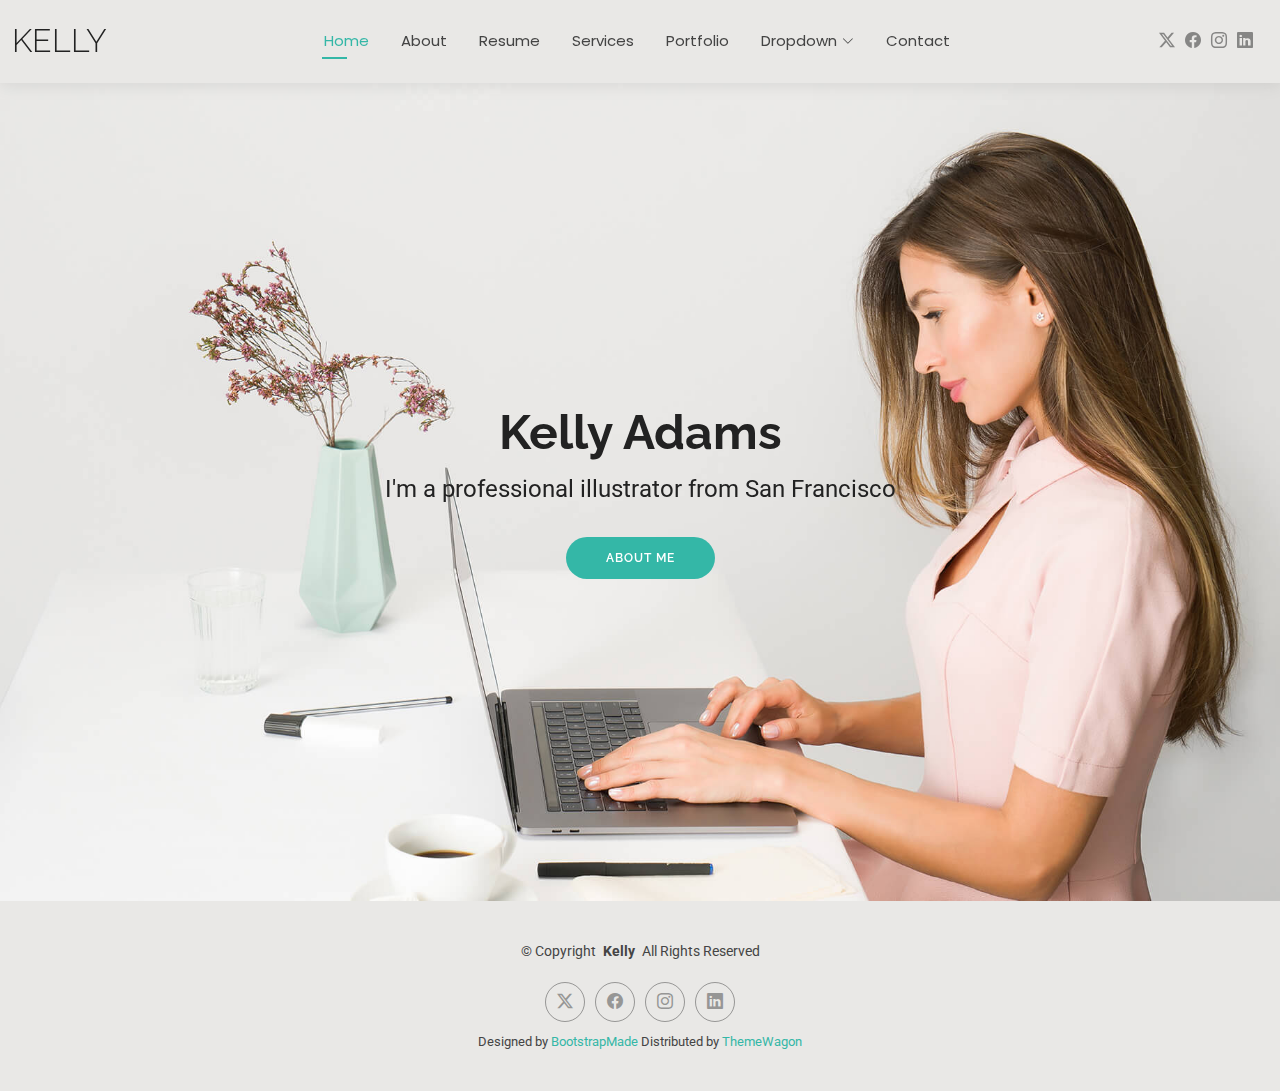
<file: index.html>
<!DOCTYPE html>
<html lang="en">

<head>
  <meta charset="utf-8">
  <meta content="width=device-width, initial-scale=1.0" name="viewport">
  <title>Index - Kelly Bootstrap Template</title>
  <meta name="description" content="">
  <meta name="keywords" content="">

  <!-- Favicons -->
  <link href="assets/img/favicon.png" rel="icon">
  <link href="assets/img/apple-touch-icon.png" rel="apple-touch-icon">

  <!-- Fonts -->
  <link href="https://fonts.googleapis.com" rel="preconnect">
  <link href="https://fonts.gstatic.com" rel="preconnect" crossorigin>
  <link href="https://fonts.googleapis.com/css2?family=Roboto:ital,wght@0,100;0,300;0,400;0,500;0,700;0,900;1,100;1,300;1,400;1,500;1,700;1,900&family=Poppins:ital,wght@0,100;0,200;0,300;0,400;0,500;0,600;0,700;0,800;0,900;1,100;1,200;1,300;1,400;1,500;1,600;1,700;1,800;1,900&family=Raleway:ital,wght@0,100;0,200;0,300;0,400;0,500;0,600;0,700;0,800;0,900;1,100;1,200;1,300;1,400;1,500;1,600;1,700;1,800;1,900&display=swap" rel="stylesheet">

  <!-- Vendor CSS Files -->
  <link href="assets/vendor/bootstrap/css/bootstrap.min.css" rel="stylesheet">
  <link href="assets/vendor/bootstrap-icons/bootstrap-icons.css" rel="stylesheet">
  <link href="assets/vendor/aos/aos.css" rel="stylesheet">
  <link href="assets/vendor/swiper/swiper-bundle.min.css" rel="stylesheet">
  <link href="assets/vendor/glightbox/css/glightbox.min.css" rel="stylesheet">

  <!-- Main CSS File -->
  <link href="assets/css/main.css" rel="stylesheet">

  <!-- =======================================================
  * Template Name: Kelly
  * Template URL: https://bootstrapmade.com/kelly-free-bootstrap-cv-resume-html-template/
  * Updated: Aug 07 2024 with Bootstrap v5.3.3
  * Author: BootstrapMade.com
  * License: https://bootstrapmade.com/license/
  ======================================================== -->
</head>

<body class="index-page">

  <header id="header" class="header d-flex align-items-center light-background sticky-top">
    <div class="container-fluid position-relative d-flex align-items-center justify-content-between">

      <a href="index.html" class="logo d-flex align-items-center me-auto me-xl-0">
        <!-- Uncomment the line below if you also wish to use an image logo -->
        <!-- <img src="assets/img/logo.png" alt=""> -->
        <h1 class="sitename">Kelly</h1>
      </a>

      <nav id="navmenu" class="navmenu">
        <ul>
          <li><a href="index.html" class="active">Home</a></li>
          <li><a href="about.html">About</a></li>
          <li><a href="resume.html">Resume</a></li>
          <li><a href="services.html">Services</a></li>
          <li><a href="portfolio.html">Portfolio</a></li>
          <li class="dropdown"><a href="#"><span>Dropdown</span> <i class="bi bi-chevron-down toggle-dropdown"></i></a>
            <ul>
              <li><a href="#">Dropdown 1</a></li>
              <li class="dropdown"><a href="#"><span>Deep Dropdown</span> <i class="bi bi-chevron-down toggle-dropdown"></i></a>
                <ul>
                  <li><a href="#">Deep Dropdown 1</a></li>
                  <li><a href="#">Deep Dropdown 2</a></li>
                  <li><a href="#">Deep Dropdown 3</a></li>
                  <li><a href="#">Deep Dropdown 4</a></li>
                  <li><a href="#">Deep Dropdown 5</a></li>
                </ul>
              </li>
              <li><a href="#">Dropdown 2</a></li>
              <li><a href="#">Dropdown 3</a></li>
              <li><a href="#">Dropdown 4</a></li>
            </ul>
          </li>
          <li><a href="contact.html">Contact</a></li>
        </ul>
        <i class="mobile-nav-toggle d-xl-none bi bi-list"></i>
      </nav>

      <div class="header-social-links">
        <a href="#" class="twitter"><i class="bi bi-twitter-x"></i></a>
        <a href="#" class="facebook"><i class="bi bi-facebook"></i></a>
        <a href="#" class="instagram"><i class="bi bi-instagram"></i></a>
        <a href="#" class="linkedin"><i class="bi bi-linkedin"></i></a>
      </div>

    </div>
  </header>

  <main class="main">

    <!-- Hero Section -->
    <section id="hero" class="hero section">

      <img src="assets/img/hero-bg.jpg" alt="" data-aos="fade-in">

      <div class="container text-center" data-aos="zoom-out" data-aos-delay="100">
        <div class="row justify-content-center">
          <div class="col-lg-8">
            <h2>Kelly Adams</h2>
            <p>I'm a professional illustrator from San Francisco</p>
            <a href="about.html" class="btn-get-started">About Me</a>
          </div>
        </div>
      </div>

    </section><!-- /Hero Section -->

  </main>

  <footer id="footer" class="footer light-background">

    <div class="container">
      <div class="copyright text-center ">
        <p>© <span>Copyright</span> <strong class="px-1 sitename">Kelly</strong> <span>All Rights Reserved<br></span></p>
      </div>
      <div class="social-links d-flex justify-content-center">
        <a href=""><i class="bi bi-twitter-x"></i></a>
        <a href=""><i class="bi bi-facebook"></i></a>
        <a href=""><i class="bi bi-instagram"></i></a>
        <a href=""><i class="bi bi-linkedin"></i></a>
      </div>
      <div class="credits">
        <!-- All the links in the footer should remain intact. -->
        <!-- You can delete the links only if you've purchased the pro version. -->
        <!-- Licensing information: https://bootstrapmade.com/license/ -->
        <!-- Purchase the pro version with working PHP/AJAX contact form: [buy-url] -->
        Designed by <a href="https://bootstrapmade.com/">BootstrapMade</a> Distributed by <a href=“https://themewagon.com>ThemeWagon
      </div>
    </div>

  </footer>

  <!-- Scroll Top -->
  <a href="#" id="scroll-top" class="scroll-top d-flex align-items-center justify-content-center"><i class="bi bi-arrow-up-short"></i></a>

  <!-- Preloader -->
  <div id="preloader"></div>

  <!-- Vendor JS Files -->
  <script src="assets/vendor/bootstrap/js/bootstrap.bundle.min.js"></script>
  <script src="assets/vendor/php-email-form/validate.js"></script>
  <script src="assets/vendor/aos/aos.js"></script>
  <script src="assets/vendor/waypoints/noframework.waypoints.js"></script>
  <script src="assets/vendor/purecounter/purecounter_vanilla.js"></script>
  <script src="assets/vendor/swiper/swiper-bundle.min.js"></script>
  <script src="assets/vendor/glightbox/js/glightbox.min.js"></script>
  <script src="assets/vendor/imagesloaded/imagesloaded.pkgd.min.js"></script>
  <script src="assets/vendor/isotope-layout/isotope.pkgd.min.js"></script>

  <!-- Main JS File -->
  <script src="assets/js/main.js"></script>

</body>

</html>
</file>
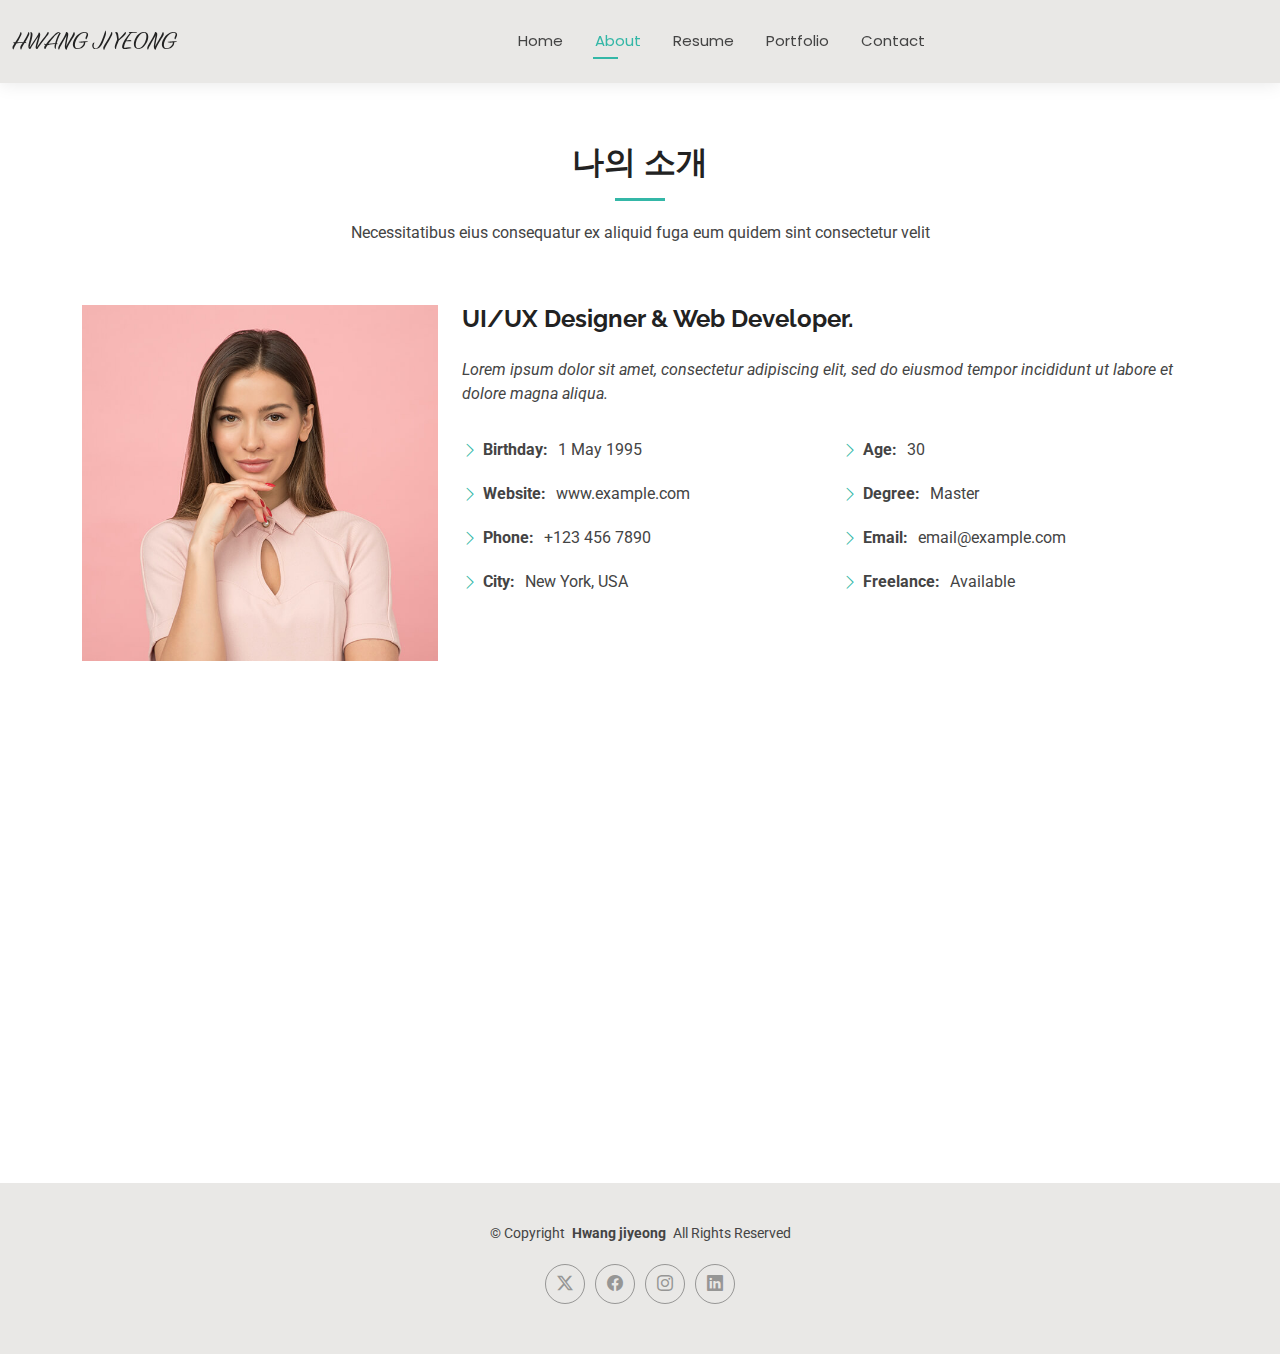
<file: about.html>
<!DOCTYPE html>
<html lang="ko">

<head>
  <meta charset="utf-8">
  <meta name="author" content="황지영">
  <meta name="keywords" name="포트폴리오, 디자인, 영상, 피그마">
  <meta name="description" content="안녕하세요. 디자인 영상 전문입니다....">
  <meta name="robots" content="noindex, nofollow">
  <meta content="width=device-width, initial-scale=1.0" name="viewport">
  <title>황지영 포트폴리오</title>
  

  <!-- Favicons -->
  <link href="assets/img/favicon.png" rel="icon">
  <link href="assets/img/apple-touch-icon.png" rel="apple-touch-icon">

  <!-- Fonts -->
  <link href="https://fonts.googleapis.com" rel="preconnect">
  <link href="https://fonts.gstatic.com" rel="preconnect" crossorigin>
  <link href="https://fonts.googleapis.com/css2?family=Roboto:ital,wght@0,100;0,300;0,400;0,500;0,700;0,900;1,100;1,300;1,400;1,500;1,700;1,900&family=Poppins:ital,wght@0,100;0,200;0,300;0,400;0,500;0,600;0,700;0,800;0,900;1,100;1,200;1,300;1,400;1,500;1,600;1,700;1,800;1,900&family=Raleway:ital,wght@0,100;0,200;0,300;0,400;0,500;0,600;0,700;0,800;0,900;1,100;1,200;1,300;1,400;1,500;1,600;1,700;1,800;1,900&display=swap" rel="stylesheet">

  <!-- Vendor CSS Files -->
  <link href="assets/vendor/bootstrap/css/bootstrap.min.css" rel="stylesheet">
  <link href="assets/vendor/bootstrap-icons/bootstrap-icons.css" rel="stylesheet">
  <link href="assets/vendor/aos/aos.css" rel="stylesheet">
  <link href="assets/vendor/swiper/swiper-bundle.min.css" rel="stylesheet">
  <link href="assets/vendor/glightbox/css/glightbox.min.css" rel="stylesheet">

  <!-- Main CSS File -->
  <link href="./css/main.css" rel="stylesheet">


</head>

<body class="about-page">

  <header id="header" class="header d-flex align-items-center light-background sticky-top">
    <div class="container-fluid position-relative d-flex align-items-center justify-content-between">

      <a href="index.html" class="logo d-flex align-items-center me-auto me-xl-0">
        <!-- Uncomment the line below if you also wish to use an image logo -->
        <!-- <img src="./images/logo-hwang.png" alt=""> -->
        <h1 class="sitename ballet-hwang">Hwang jiyeong</h1>
      </a>

      <nav id="navmenu" class="navmenu">
        <ul>
          <li><a href="index.html">Home</a></li>
          <li><a href="about.html" class="active">About</a></li>
          <li><a href="resume.html">Resume</a></li>
          <!-- <li><a href="services.html">Services</a></li> -->
          <li><a href="portfolio.html">Portfolio</a></li>
          <!-- <li class="dropdown"><a href="#"><span>Dropdown</span> <i class="bi bi-chevron-down toggle-dropdown"></i></a>
            <ul>
              <li><a href="#">Dropdown 1</a></li>
              <li class="dropdown"><a href="#"><span>Deep Dropdown</span> <i class="bi bi-chevron-down toggle-dropdown"></i></a>
                <ul>
                  <li><a href="#">Deep Dropdown 1</a></li>
                  <li><a href="#">Deep Dropdown 2</a></li>
                  <li><a href="#">Deep Dropdown 3</a></li>
                  <li><a href="#">Deep Dropdown 4</a></li>
                  <li><a href="#">Deep Dropdown 5</a></li>
                </ul>
              </li>
              <li><a href="#">Dropdown 2</a></li>
              <li><a href="#">Dropdown 3</a></li>
              <li><a href="#">Dropdown 4</a></li>
            </ul>
          </li> -->
          <li><a href="contact.html">Contact</a></li>
        </ul>
        <i class="mobile-nav-toggle d-xl-none bi bi-list"></i>
      </nav>

      <div class="header-social-links">
        <!-- <a href="#" class="twitter"><i class="bi bi-twitter-x"></i></a>
        <a href="#" class="facebook"><i class="bi bi-facebook"></i></a>
        <a href="#" class="instagram"><i class="bi bi-instagram"></i></a>
        <a href="#" class="linkedin"><i class="bi bi-linkedin"></i></a> -->
      </div>

    </div>
  </header>

  <main class="main">

    <!-- About Section -->
    <section id="about" class="about section">

      <!-- Section Title -->
      <div class="container section-title" data-aos="fade-up">
        <h2>나의 소개</h2>
        <p>Necessitatibus eius consequatur ex aliquid fuga eum quidem sint consectetur velit</p>
      </div><!-- End Section Title -->

      <div class="container" data-aos="fade-up" data-aos-delay="100">

        <div class="row gy-4 justify-content-center">
          <div class="col-lg-4">
            <img src="assets/img/profile-img.jpg" class="img-fluid" alt="">
          </div>
          <div class="col-lg-8 content">
            <h2>UI/UX Designer &amp; Web Developer.</h2>
            <p class="fst-italic py-3">
              Lorem ipsum dolor sit amet, consectetur adipiscing elit, sed do eiusmod tempor incididunt ut labore et dolore
              magna aliqua.
            </p>
            <div class="row">
              <div class="col-lg-6">
                <ul>
                  <li><i class="bi bi-chevron-right"></i> <strong>Birthday:</strong> <span>1 May 1995</span></li>
                  <li><i class="bi bi-chevron-right"></i> <strong>Website:</strong> <span>www.example.com</span></li>
                  <li><i class="bi bi-chevron-right"></i> <strong>Phone:</strong> <span>+123 456 7890</span></li>
                  <li><i class="bi bi-chevron-right"></i> <strong>City:</strong> <span>New York, USA</span></li>
                </ul>
              </div>
              <div class="col-lg-6">
                <ul>
                  <li><i class="bi bi-chevron-right"></i> <strong>Age:</strong> <span>30</span></li>
                  <li><i class="bi bi-chevron-right"></i> <strong>Degree:</strong> <span>Master</span></li>
                  <li><i class="bi bi-chevron-right"></i> <strong>Email:</strong> <span>email@example.com</span></li>
                  <li><i class="bi bi-chevron-right"></i> <strong>Freelance:</strong> <span>Available</span></li>
                </ul>
              </div>
            </div>
            
          </div>
        </div>

      </div>

    </section><!-- /About Section -->

    <!-- Skills Section -->
    <section id="skills" class="skills section">

      <!-- Section Title -->
      <div class="container section-title" data-aos="fade-up">
        <h2>Skills</h2>
        <p>Necessitatibus eius consequatur ex aliquid fuga eum quidem sint consectetur velit</p>
      </div><!-- End Section Title -->

      <div class="container" data-aos="fade-up" data-aos-delay="100">

        <div class="row skills-content skills-animation">

          <div class="col-lg-6">

            <div class="progress">
              <span class="skill"><span>Photoshop</span> <i class="val">95%</i></span>
              <div class="progress-bar-wrap">
                <div class="progress-bar bg-info" role="progressbar" aria-valuenow="95" aria-valuemin="0" aria-valuemax="100"></div>
              </div>
            </div><!-- End Skills Item -->

            <div class="progress">
              <span class="skill"><span>Illerstraiter</span> <i class="val">98%</i></span>
              <div class="progress-bar-wrap">
                <div class="progress-bar bg-info" role="progressbar" aria-valuenow="98" aria-valuemin="0" aria-valuemax="100"></div>
              </div>
            </div><!-- End Skills Item -->

            <div class="progress">
              <span class="skill"><span>premior pro</span> <i class="val">85%</i></span>
              <div class="progress-bar-wrap">
                <div class="progress-bar" role="progressbar" aria-valuenow="85" aria-valuemin="0" aria-valuemax="100"></div>
              </div>
            </div><!-- End Skills Item -->

          </div>

          <div class="col-lg-6">

            <div class="progress">
              <span class="skill"><span>after efect</span> <i class="val">85%</i></span>
              <div class="progress-bar-wrap">
                <div class="progress-bar" role="progressbar" aria-valuenow="85" aria-valuemin="0" aria-valuemax="100"></div>
              </div>
            </div><!-- End Skills Item -->

            <div class="progress">
              <span class="skill"><span>css</span> <i class="val">60%</i></span>
              <div class="progress-bar-wrap">
                <div class="progress-bar" role="progressbar" aria-valuenow="60" aria-valuemin="0" aria-valuemax="100"></div>
              </div>
            </div><!-- End Skills Item -->

            <div class="progress">
              <span class="skill"><span>html</span> <i class="val">65%</i></span>
              <div class="progress-bar-wrap">
                <div class="progress-bar" role="progressbar" aria-valuenow="65" aria-valuemin="0" aria-valuemax="100"></div>
              </div>
            </div><!-- End Skills Item -->

          </div>

        </div>

      </div>

    </section><!-- /Skills Section -->

    
    <!-- <section id="stats" class="stats section"> -->

      <!-- Section Title 
      <div class="container section-title" data-aos="fade-up">
        <h2>Facts</h2>
        <p>Necessitatibus eius consequatur ex aliquid fuga eum quidem sint consectetur velit</p>
      </div> End Section Title -->

      <!-- <div class="container" data-aos="fade-up" data-aos-delay="100">

        <div class="row gy-4">

          <div class="col-lg-3 col-md-6">
            <div class="stats-item text-center w-100 h-100">
              <span data-purecounter-start="0" data-purecounter-end="232" data-purecounter-duration="1" class="purecounter"></span>
              <p>Clients</p>
            </div>
          </div>End Stats Item -->

          <!-- <div class="col-lg-3 col-md-6">
            <div class="stats-item text-center w-100 h-100">
              <span data-purecounter-start="0" data-purecounter-end="521" data-purecounter-duration="1" class="purecounter"></span>
              <p>Projects</p>
            </div>
          </div>End Stats Item -->

          <!-- <div class="col-lg-3 col-md-6">
            <div class="stats-item text-center w-100 h-100">
              <span data-purecounter-start="0" data-purecounter-end="1453" data-purecounter-duration="1" class="purecounter"></span>
              <p>Hours Of Support</p>
            </div>
          </div>End Stats Item -->

          <!-- <div class="col-lg-3 col-md-6">
            <div class="stats-item text-center w-100 h-100">
              <span data-purecounter-start="0" data-purecounter-end="32" data-purecounter-duration="1" class="purecounter"></span>
              <p>Workers</p>
            </div>
          </div>End Stats Item -->

        <!-- </div>

      </div>  -->

    <!-- </section> /Stats Section -->

    <!-- Testimonials Section -->
    <!-- <section id="testimonials" class="testimonials section"> -->

      <!-- Section Title -->
      <!-- <div class="container section-title" data-aos="fade-up">
        <h2>Testimonials</h2>
        <p>Necessitatibus eius consequatur ex aliquid fuga eum quidem sint consectetur velit</p>
      </div>End Section Title -->

      <!-- <div class="container" data-aos="fade-up" data-aos-delay="100">

        <div class="swiper init-swiper">
          <script type="application/json" class="swiper-config">
            {
              "loop": true,
              "speed": 600,
              "autoplay": {
                "delay": 5000
              },
              "slidesPerView": "auto",
              "pagination": {
                "el": ".swiper-pagination",
                "type": "bullets",
                "clickable": true
              }
            }
          </script>
          <div class="swiper-wrapper">

            <div class="swiper-slide">
              <div class="testimonial-item">
                <img src="assets/img/testimonials/testimonials-1.jpg" class="testimonial-img" alt="">
                <h3>Saul Goodman</h3>
                <h4>Ceo &amp; Founder</h4>
                <div class="stars">
                  <i class="bi bi-star-fill"></i><i class="bi bi-star-fill"></i><i class="bi bi-star-fill"></i><i class="bi bi-star-fill"></i><i class="bi bi-star-fill"></i>
                </div>
                <p>
                  <i class="bi bi-quote quote-icon-left"></i>
                  <span>Proin iaculis purus consequat sem cure digni ssim donec porttitora entum suscipit rhoncus. Accusantium quam, ultricies eget id, aliquam eget nibh et. Maecen aliquam, risus at semper.</span>
                  <i class="bi bi-quote quote-icon-right"></i>
                </p>
              </div>
            </div>End testimonial item -->

            <!-- <div class="swiper-slide">
              <div class="testimonial-item">
                <img src="assets/img/testimonials/testimonials-2.jpg" class="testimonial-img" alt="">
                <h3>Sara Wilsson</h3>
                <h4>Designer</h4>
                <div class="stars">
                  <i class="bi bi-star-fill"></i><i class="bi bi-star-fill"></i><i class="bi bi-star-fill"></i><i class="bi bi-star-fill"></i><i class="bi bi-star-fill"></i>
                </div>
                <p>
                  <i class="bi bi-quote quote-icon-left"></i>
                  <span>Export tempor illum tamen malis malis eram quae irure esse labore quem cillum quid cillum eram malis quorum velit fore eram velit sunt aliqua noster fugiat irure amet legam anim culpa.</span>
                  <i class="bi bi-quote quote-icon-right"></i>
                </p>
              </div>
            </div>End testimonial item -->

            <!-- <div class="swiper-slide">
              <div class="testimonial-item">
                <img src="assets/img/testimonials/testimonials-3.jpg" class="testimonial-img" alt="">
                <h3>Jena Karlis</h3>
                <h4>Store Owner</h4>
                <div class="stars">
                  <i class="bi bi-star-fill"></i><i class="bi bi-star-fill"></i><i class="bi bi-star-fill"></i><i class="bi bi-star-fill"></i><i class="bi bi-star-fill"></i>
                </div>
                <p>
                  <i class="bi bi-quote quote-icon-left"></i>
                  <span>Enim nisi quem export duis labore cillum quae magna enim sint quorum nulla quem veniam duis minim tempor labore quem eram duis noster aute amet eram fore quis sint minim.</span>
                  <i class="bi bi-quote quote-icon-right"></i>
                </p>
              </div>
            </div>End testimonial item -->

            <!-- <div class="swiper-slide">
              <div class="testimonial-item">
                <img src="assets/img/testimonials/testimonials-4.jpg" class="testimonial-img" alt="">
                <h3>Matt Brandon</h3>
                <h4>Freelancer</h4>
                <div class="stars">
                  <i class="bi bi-star-fill"></i><i class="bi bi-star-fill"></i><i class="bi bi-star-fill"></i><i class="bi bi-star-fill"></i><i class="bi bi-star-fill"></i>
                </div>
                <p>
                  <i class="bi bi-quote quote-icon-left"></i>
                  <span>Fugiat enim eram quae cillum dolore dolor amet nulla culpa multos export minim fugiat minim velit minim dolor enim duis veniam ipsum anim magna sunt elit fore quem dolore labore illum veniam.</span>
                  <i class="bi bi-quote quote-icon-right"></i>
                </p>
              </div>
            </div>End testimonial item -->

            <!-- <div class="swiper-slide">
              <div class="testimonial-item">
                <img src="assets/img/testimonials/testimonials-5.jpg" class="testimonial-img" alt="">
                <h3>John Larson</h3>
                <h4>Entrepreneur</h4>
                <div class="stars">
                  <i class="bi bi-star-fill"></i><i class="bi bi-star-fill"></i><i class="bi bi-star-fill"></i><i class="bi bi-star-fill"></i><i class="bi bi-star-fill"></i>
                </div>
                <p>
                  <i class="bi bi-quote quote-icon-left"></i>
                  <span>Quis quorum aliqua sint quem legam fore sunt eram irure aliqua veniam tempor noster veniam enim culpa labore duis sunt culpa nulla illum cillum fugiat legam esse veniam culpa fore nisi cillum quid.</span>
                  <i class="bi bi-quote quote-icon-right"></i>
                </p>
              </div>
            </div>End testimonial item -->

          <!-- </div>
          <div class="swiper-pagination"></div>
        </div>

      </div> -->

    <!-- </section> /Testimonials Section -->

  </main>

 <footer id="footer" class="footer light-background">

    <div class="container">
      <div class="copyright text-center ">
        <p>© <span>Copyright</span> <strong class="px-1 sitename">Hwang jiyeong </strong> <span>All Rights Reserved<br></span></p>
      </div>
      <div class="social-links d-flex justify-content-center">
        <a href=""><i class="bi bi-twitter-x"></i></a>
        <a href=""><i class="bi bi-facebook"></i></a>
        <a href=""><i class="bi bi-instagram"></i></a>
        <a href=""><i class="bi bi-linkedin"></i></a>
      </div>
      <div class="credits">
        <!-- All the links in the footer should remain intact. -->
        <!-- You can delete the links only if you've purchased the pro version. -->
        <!-- Licensing information: https://bootstrapmade.com/license/ -->
        <!-- Purchase the pro version with working PHP/AJAX contact form: [buy-url] -->
      </div>
    </div>

  </footer>

  <!-- Scroll Top -->
  <a href="#" id="scroll-top" class="scroll-top d-flex align-items-center justify-content-center"><i class="bi bi-arrow-up-short"></i></a>

  <!-- Preloader -->
  <div id="preloader"></div>

  <!-- Vendor JS Files -->
  <script src="./js/bootstrap.bundle.min.js"></script>
  <script src="assets/vendor/php-email-form/validate.js"></script>
  <script src="assets/vendor/aos/aos.js"></script>
  <script src="assets/vendor/waypoints/noframework.waypoints.js"></script>
  <script src="assets/vendor/purecounter/purecounter_vanilla.js"></script>
  <script src="assets/vendor/swiper/swiper-bundle.min.js"></script>
  <script src="assets/vendor/glightbox/js/glightbox.min.js"></script>
  <script src="assets/vendor/imagesloaded/imagesloaded.pkgd.min.js"></script>
  <script src="assets/vendor/isotope-layout/isotope.pkgd.min.js"></script>

  <!-- Main JS File -->
  <script src="./js/main.js"></script>

</body>

</html>
</file>
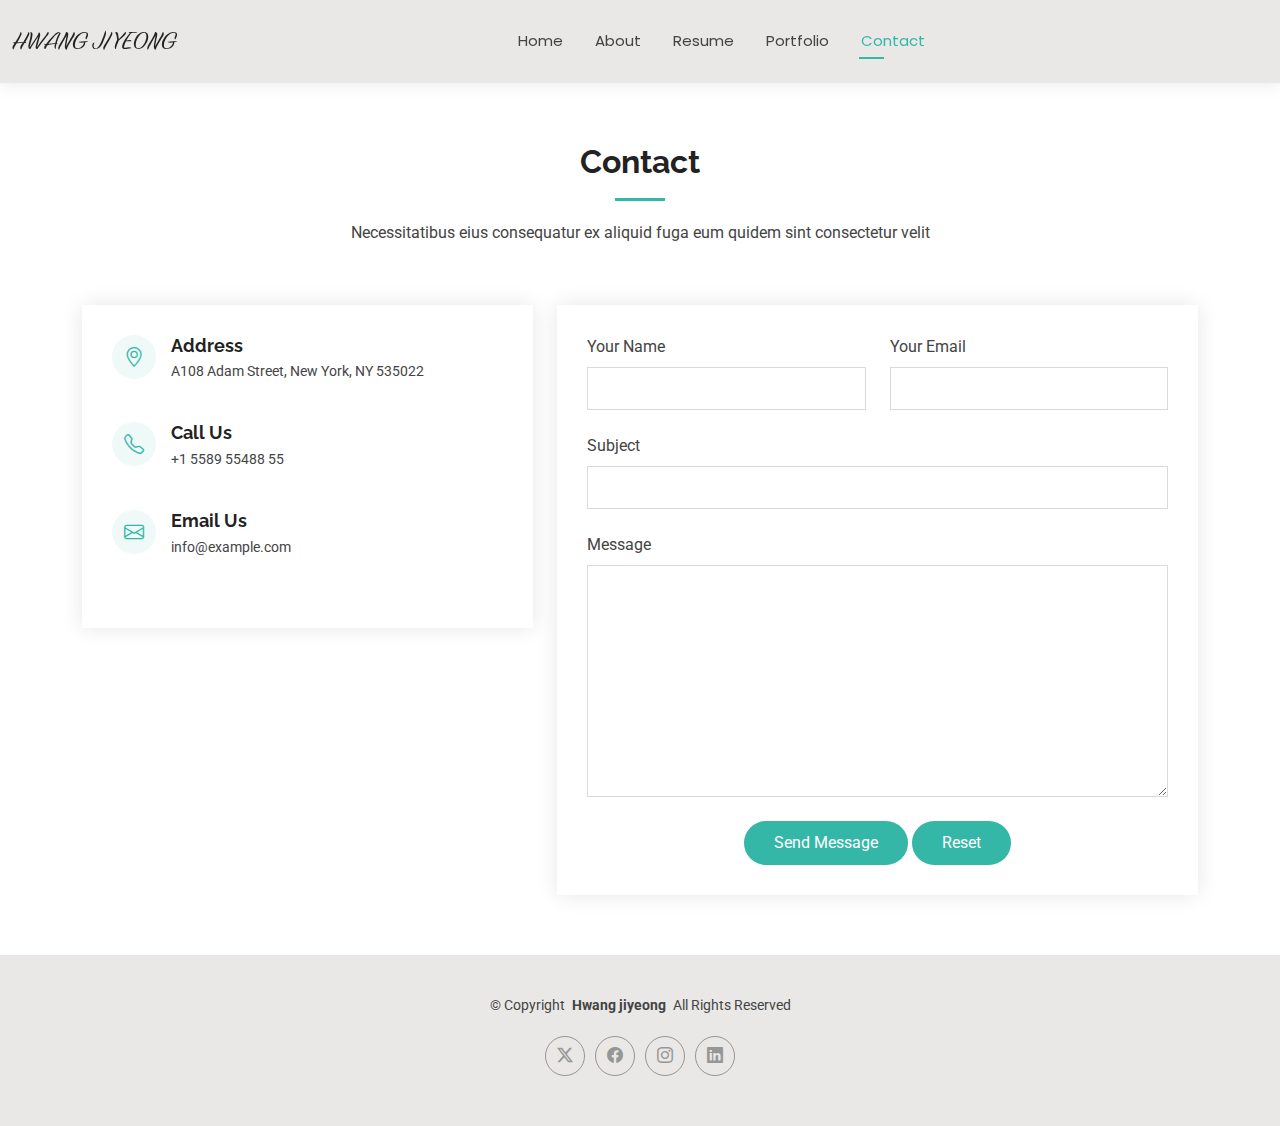
<file: contact.html>
<!DOCTYPE html>
<html lang="ko">

<head>
  <meta charset="utf-8">
  <meta name="author" content="황지영">
  <meta name="keywords" name="포트폴리오, 디자인, 영상, 피그마">
  <meta name="description" content="안녕하세요. 디자인 영상 전문입니다....">
  <meta name="robots" content="noindex, nofollow">
  <meta content="width=device-width, initial-scale=1.0" name="viewport">
  <title>황지영 포트폴리오</title>
  

  <!-- Favicons -->
  <link href="assets/img/favicon.png" rel="icon">
  <link href="assets/img/apple-touch-icon.png" rel="apple-touch-icon">

  <!-- Fonts -->
  <link href="https://fonts.googleapis.com" rel="preconnect">
  <link href="https://fonts.gstatic.com" rel="preconnect" crossorigin>
  <link href="https://fonts.googleapis.com/css2?family=Roboto:ital,wght@0,100;0,300;0,400;0,500;0,700;0,900;1,100;1,300;1,400;1,500;1,700;1,900&family=Poppins:ital,wght@0,100;0,200;0,300;0,400;0,500;0,600;0,700;0,800;0,900;1,100;1,200;1,300;1,400;1,500;1,600;1,700;1,800;1,900&family=Raleway:ital,wght@0,100;0,200;0,300;0,400;0,500;0,600;0,700;0,800;0,900;1,100;1,200;1,300;1,400;1,500;1,600;1,700;1,800;1,900&display=swap" rel="stylesheet">

  <!-- Vendor CSS Files -->
  <link href="assets/vendor/bootstrap/css/bootstrap.min.css" rel="stylesheet">
  <link href="assets/vendor/bootstrap-icons/bootstrap-icons.css" rel="stylesheet">
  <link href="assets/vendor/aos/aos.css" rel="stylesheet">
  <link href="assets/vendor/swiper/swiper-bundle.min.css" rel="stylesheet">
  <link href="assets/vendor/glightbox/css/glightbox.min.css" rel="stylesheet">

  <!-- Main CSS File -->
  <link href="./css/main.css" rel="stylesheet">


</head>

<body class="contact-page">

  <header id="header" class="header d-flex align-items-center light-background sticky-top">
    <div class="container-fluid position-relative d-flex align-items-center justify-content-between">

      <a href="index.html" class="logo d-flex align-items-center me-auto me-xl-0">
        <!-- Uncomment the line below if you also wish to use an image logo -->
        <!-- <img src="./images/logo-hwang.png" alt=""> -->
        <h1 class="sitename ballet-hwang">Hwang jiyeong</h1>
      </a>

      <nav id="navmenu" class="navmenu">
        <ul>
          <li><a href="index.html" >Home</a></li>
          <li><a href="about.html">About</a></li>
          <li><a href="resume.html">Resume</a></li>
          <li><a href="portfolio.html">Portfolio</a></li>
          <li><a href="contact.html" class="active">Contact</a></li>
        </ul>
         <i class="mobile-nav-toggle d-xl-none bi bi-list-task"></i> <!-- 햄버거버튼/크기줄일때나타남 -->
      </nav>

      <div class="header-social-links">
        <!-- <a href="#" class="twitter"><i class="bi bi-twitter-x"></i></a>
        <a href="#" class="facebook"><i class="bi bi-facebook"></i></a>
        <a href="#" class="instagram"><i class="bi bi-instagram"></i></a> -->
      </div> 

    </div>
  </header>


  <main class="main">

    <!-- Contact Section -->
    <section id="contact" class="contact section">

      <!-- Section Title -->
      <div class="container section-title" data-aos="fade-up">
        <h2>Contact</h2>
        <p>Necessitatibus eius consequatur ex aliquid fuga eum quidem sint consectetur velit</p>
      </div><!-- End Section Title -->

      <div class="container" data-aos="fade-up" data-aos-delay="100">

        <div class="row gy-4">

          <div class="col-lg-5">

            <div class="info-wrap">
              <div class="info-item d-flex" data-aos="fade-up" data-aos-delay="200">
                <i class="bi bi-geo-alt flex-shrink-0"></i>
                <div>
                  <h3>Address</h3>
                  <p>A108 Adam Street, New York, NY 535022</p>
                </div>
              </div><!-- End Info Item -->

              <div class="info-item d-flex" data-aos="fade-up" data-aos-delay="300">
                <i class="bi bi-telephone flex-shrink-0"></i>
                <div>
                  <h3>Call Us</h3>
                  <p>+1 5589 55488 55</p>
                </div>
              </div><!-- End Info Item -->

              <div class="info-item d-flex" data-aos="fade-up" data-aos-delay="400">
                <i class="bi bi-envelope flex-shrink-0"></i>
                <div>
                  <h3>Email Us</h3>
                  <p>info@example.com</p>
                </div>
              </div><!-- End Info Item -->
            </div>
          </div>

          <div class="col-lg-7">
            <form action="forms/contact.php" method="post" class="php-email-form" data-aos="fade-up" data-aos-delay="200">
              <div class="row gy-4">

                <div class="col-md-6">
                  <label for="name-field" class="pb-2">Your Name</label>
                  <input type="text" name="name" id="name-field" class="form-control" required="">
                </div>

                <div class="col-md-6">
                  <label for="email-field" class="pb-2">Your Email</label>
                  <input type="email" class="form-control" name="email" id="email-field" required="">
                </div>

                <div class="col-md-12">
                  <label for="subject-field" class="pb-2">Subject</label>
                  <input type="text" class="form-control" name="subject" id="subject-field" required="">
                </div>

                <div class="col-md-12">
                  <label for="message-field" class="pb-2">Message</label>
                  <textarea class="form-control" name="message" rows="10" id="message-field" required=""></textarea>
                </div>

                <div class="col-md-12 text-center">
                  

                  <button type="submit">Send Message</button>
                  <button type="reset">Reset</button>
                </div>

              </div>
            </form>
          </div><!-- End Contact Form -->

        </div>

      </div>

    </section><!-- /Contact Section -->

  </main>

  <footer id="footer" class="footer light-background">

    <div class="container">
      <div class="copyright text-center ">
        <p>© <span>Copyright</span> <strong class="px-1 sitename">Hwang jiyeong </strong> <span>All Rights Reserved<br></span></p>
      </div>
      <div class="social-links d-flex justify-content-center">
        <a href=""><i class="bi bi-twitter-x"></i></a>
        <a href=""><i class="bi bi-facebook"></i></a>
        <a href=""><i class="bi bi-instagram"></i></a>
        <a href=""><i class="bi bi-linkedin"></i></a>
      </div>
      <div class="credits">
        <!-- All the links in the footer should remain intact. -->
        <!-- You can delete the links only if you've purchased the pro version. -->
        <!-- Licensing information: https://bootstrapmade.com/license/ -->
        <!-- Purchase the pro version with working PHP/AJAX contact form: [buy-url] -->
      </div>
    </div>

  </footer>

  <!-- Scroll Top -->
  <a href="#" id="scroll-top" class="scroll-top d-flex align-items-center justify-content-center"><i class="bi bi-arrow-up-short"></i></a>

  <!-- Preloader -->
  <div id="preloader"></div>

  <!-- Vendor JS Files -->
  <script src="./js/bootstrap.bundle.min.js"></script>
  <script src="assets/vendor/php-email-form/validate.js"></script>
  <script src="assets/vendor/aos/aos.js"></script>
  <script src="assets/vendor/waypoints/noframework.waypoints.js"></script>
  <script src="assets/vendor/purecounter/purecounter_vanilla.js"></script>
  <script src="assets/vendor/swiper/swiper-bundle.min.js"></script>
  <script src="assets/vendor/glightbox/js/glightbox.min.js"></script>
  <script src="assets/vendor/imagesloaded/imagesloaded.pkgd.min.js"></script>
  <script src="assets/vendor/isotope-layout/isotope.pkgd.min.js"></script>

  <!-- Main JS File -->
  <script src="./js/main.js"></script>

</body>

</html>
</file>
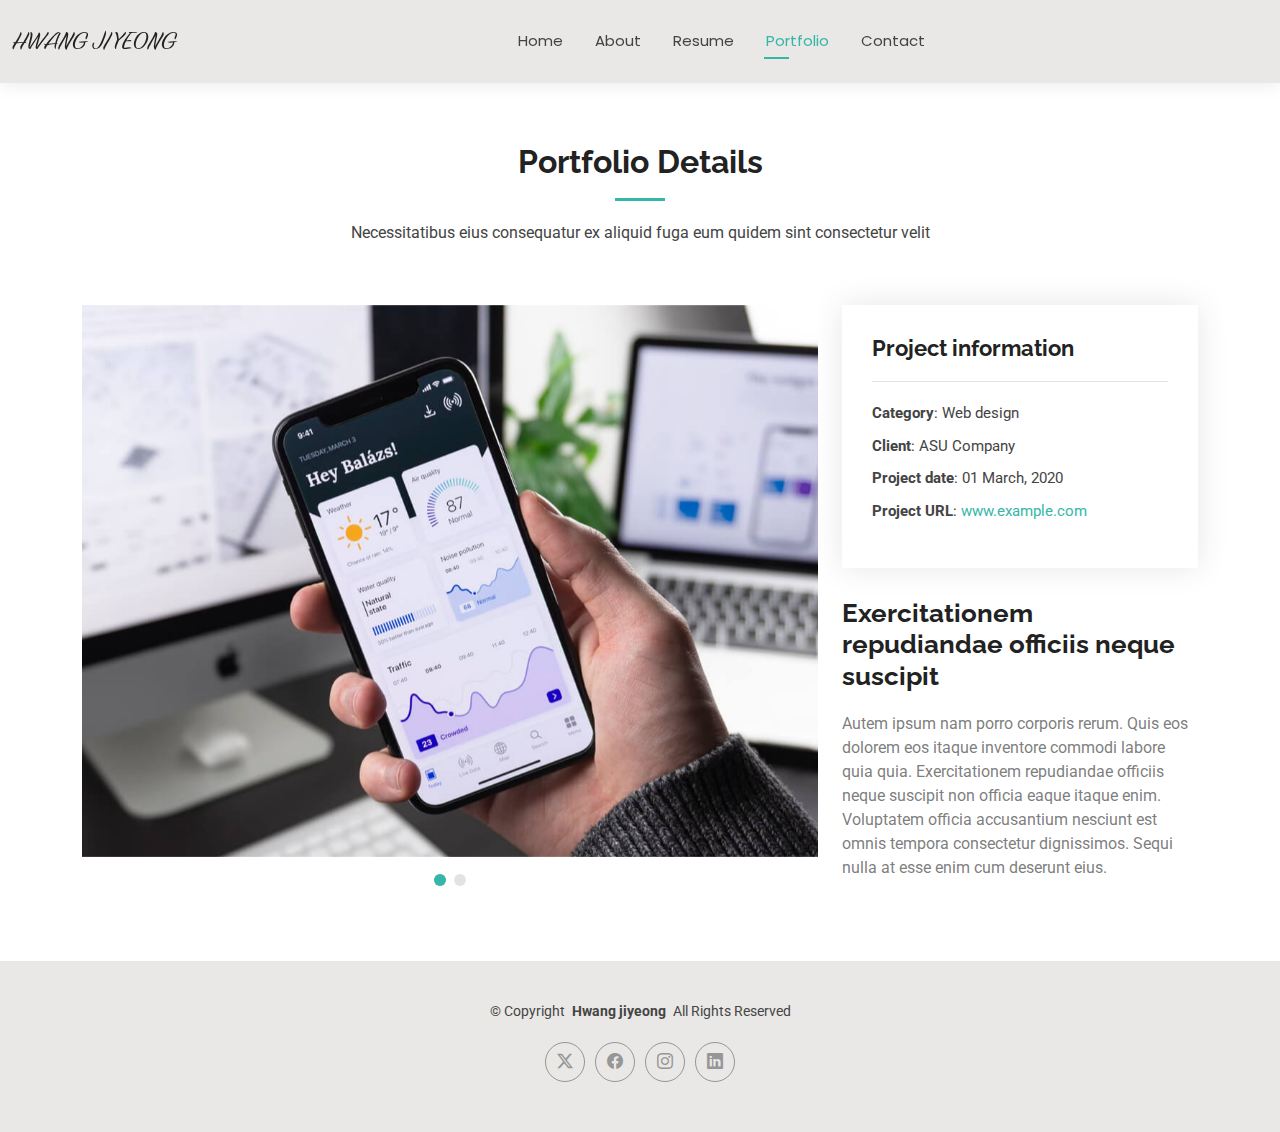
<file: portfolio-details-1.html>
<!DOCTYPE html>
<html lang="ko">

<head>
  <meta charset="utf-8">
  <meta name="author" content="황지영">
  <meta name="keywords" name="포트폴리오, 디자인, 영상, 피그마">
  <meta name="description" content="안녕하세요. 디자인 영상 전문입니다....">
  <meta name="robots" content="noindex, nofollow">
  <meta content="width=device-width, initial-scale=1.0" name="viewport">
  <title>황지영 포트폴리오</title>
  

  <!-- Favicons -->
  <link href="assets/img/favicon.png" rel="icon">
  <link href="assets/img/apple-touch-icon.png" rel="apple-touch-icon">

  <!-- Fonts -->
  <link href="https://fonts.googleapis.com" rel="preconnect">
  <link href="https://fonts.gstatic.com" rel="preconnect" crossorigin>
  <link href="https://fonts.googleapis.com/css2?family=Roboto:ital,wght@0,100;0,300;0,400;0,500;0,700;0,900;1,100;1,300;1,400;1,500;1,700;1,900&family=Poppins:ital,wght@0,100;0,200;0,300;0,400;0,500;0,600;0,700;0,800;0,900;1,100;1,200;1,300;1,400;1,500;1,600;1,700;1,800;1,900&family=Raleway:ital,wght@0,100;0,200;0,300;0,400;0,500;0,600;0,700;0,800;0,900;1,100;1,200;1,300;1,400;1,500;1,600;1,700;1,800;1,900&display=swap" rel="stylesheet">

  <!-- Vendor CSS Files -->
  <link href="assets/vendor/bootstrap/css/bootstrap.min.css" rel="stylesheet">
  <link href="assets/vendor/bootstrap-icons/bootstrap-icons.css" rel="stylesheet">
  <link href="assets/vendor/aos/aos.css" rel="stylesheet">
  <link href="assets/vendor/swiper/swiper-bundle.min.css" rel="stylesheet">
  <link href="assets/vendor/glightbox/css/glightbox.min.css" rel="stylesheet">

  <!-- Main CSS File -->
  <link href="./css/main.css" rel="stylesheet">


</head>

<body class="portfolio-details-page">

  <header id="header" class="header d-flex align-items-center light-background sticky-top">
    <div class="container-fluid position-relative d-flex align-items-center justify-content-between">

      <a href="index.html" class="logo d-flex align-items-center me-auto me-xl-0">
        <!-- Uncomment the line below if you also wish to use an image logo -->
        <!-- <img src="./images/logo-hwang.png" alt=""> -->
        <h1 class="sitename ballet-hwang">Hwang jiyeong</h1>
      </a>

      <nav id="navmenu" class="navmenu">
        <ul>
          <li><a href="index.html" >Home</a></li>
          <li><a href="about.html">About</a></li>
          <li><a href="resume.html">Resume</a></li>
          <li><a href="portfolio.html" class="active" >Portfolio</a></li>
          <li><a href="contact.html">Contact</a></li>
        </ul>
         <i class="mobile-nav-toggle d-xl-none bi bi-list-task"></i> <!-- 햄버거버튼/크기줄일때나타남 -->
      </nav>

      <div class="header-social-links">
        <!-- <a href="#" class="twitter"><i class="bi bi-twitter-x"></i></a>
        <a href="#" class="facebook"><i class="bi bi-facebook"></i></a>
        <a href="#" class="instagram"><i class="bi bi-instagram"></i></a> -->
      </div> 

    </div>
  </header>

  <main class="main">

    <!-- Portfolio Details Section -->
    <section id="portfolio-details" class="portfolio-details section">

      <!-- Section Title -->
      <div class="container section-title" data-aos="fade-up">
        <h2>Portfolio Details</h2>
        <p>Necessitatibus eius consequatur ex aliquid fuga eum quidem sint consectetur velit</p>
      </div><!-- End Section Title -->

      <div class="container" data-aos="fade-up" data-aos-delay="100">

        <div class="row gy-4">

          <div class="col-lg-8">
            <div class="portfolio-details-slider swiper init-swiper">

              <script type="application/json" class="swiper-config">
                {
                  "loop": true,
                  "speed": 600,
                  "autoplay": {
                    "delay": 5000
                  },
                  "slidesPerView": "auto",
                  "pagination": {
                    "el": ".swiper-pagination",
                    "type": "bullets",
                    "clickable": true
                  }
                }
              </script>

              <div class="swiper-wrapper align-items-center">

                <div class="swiper-slide">
                  <img src="assets/img/portfolio/app-1.jpg" alt="">
                </div>

                <div class="swiper-slide">
                  <img src="assets/img/portfolio/product-1.jpg" alt="">
                </div>

                <!-- <div class="swiper-slide">
                  <img src="assets/img/portfolio/branding-1.jpg" alt="">
                </div>

                <div class="swiper-slide">
                  <img src="assets/img/portfolio/books-1.jpg" alt="">
                </div> -->

              </div>
              <div class="swiper-pagination"></div>
            </div>
          </div>

          <div class="col-lg-4">
            <div class="portfolio-info" data-aos="fade-up" data-aos-delay="200">
              <h3>Project information</h3>
              <ul>
                <li><strong>Category</strong>: Web design</li>
                <li><strong>Client</strong>: ASU Company</li>
                <li><strong>Project date</strong>: 01 March, 2020</li>
                <li><strong>Project URL</strong>: <a href="#">www.example.com</a></li>
              </ul>
            </div>
            <div class="portfolio-description" data-aos="fade-up" data-aos-delay="300">
              <h2>Exercitationem repudiandae officiis neque suscipit</h2>
              <p>
                Autem ipsum nam porro corporis rerum. Quis eos dolorem eos itaque inventore commodi labore quia quia. Exercitationem repudiandae officiis neque suscipit non officia eaque itaque enim. Voluptatem officia accusantium nesciunt est omnis tempora consectetur dignissimos. Sequi nulla at esse enim cum deserunt eius.
              </p>
            </div>
          </div>

        </div>

      </div>

    </section><!-- /Portfolio Details Section -->

  </main>

  <footer id="footer" class="footer light-background">

    <div class="container">
      <div class="copyright text-center ">
        <p>© <span>Copyright</span> <strong class="px-1 sitename">Hwang jiyeong </strong> <span>All Rights Reserved<br></span></p>
      </div>
      <div class="social-links d-flex justify-content-center">
        <a href=""><i class="bi bi-twitter-x"></i></a>
        <a href=""><i class="bi bi-facebook"></i></a>
        <a href=""><i class="bi bi-instagram"></i></a>
        <a href=""><i class="bi bi-linkedin"></i></a>
      </div>
      <div class="credits">
        <!-- All the links in the footer should remain intact. -->
        <!-- You can delete the links only if you've purchased the pro version. -->
        <!-- Licensing information: https://bootstrapmade.com/license/ -->
        <!-- Purchase the pro version with working PHP/AJAX contact form: [buy-url] -->
      </div>
    </div>

  </footer>

  <!-- Scroll Top -->
  <a href="#" id="scroll-top" class="scroll-top d-flex align-items-center justify-content-center"><i class="bi bi-arrow-up-short"></i></a>

  <!-- Preloader -->
  <div id="preloader"></div>

  <!-- Vendor JS Files -->
  <script src="./js/bootstrap.bundle.min.js"></script>
  <script src="assets/vendor/php-email-form/validate.js"></script>
  <script src="assets/vendor/aos/aos.js"></script>
  <script src="assets/vendor/waypoints/noframework.waypoints.js"></script>
  <script src="assets/vendor/purecounter/purecounter_vanilla.js"></script>
  <script src="assets/vendor/swiper/swiper-bundle.min.js"></script>
  <script src="assets/vendor/glightbox/js/glightbox.min.js"></script>
  <script src="assets/vendor/imagesloaded/imagesloaded.pkgd.min.js"></script>
  <script src="assets/vendor/isotope-layout/isotope.pkgd.min.js"></script>

  <!-- Main JS File -->
  <script src="./js/main.js"></script>

</body>

</html>
</file>
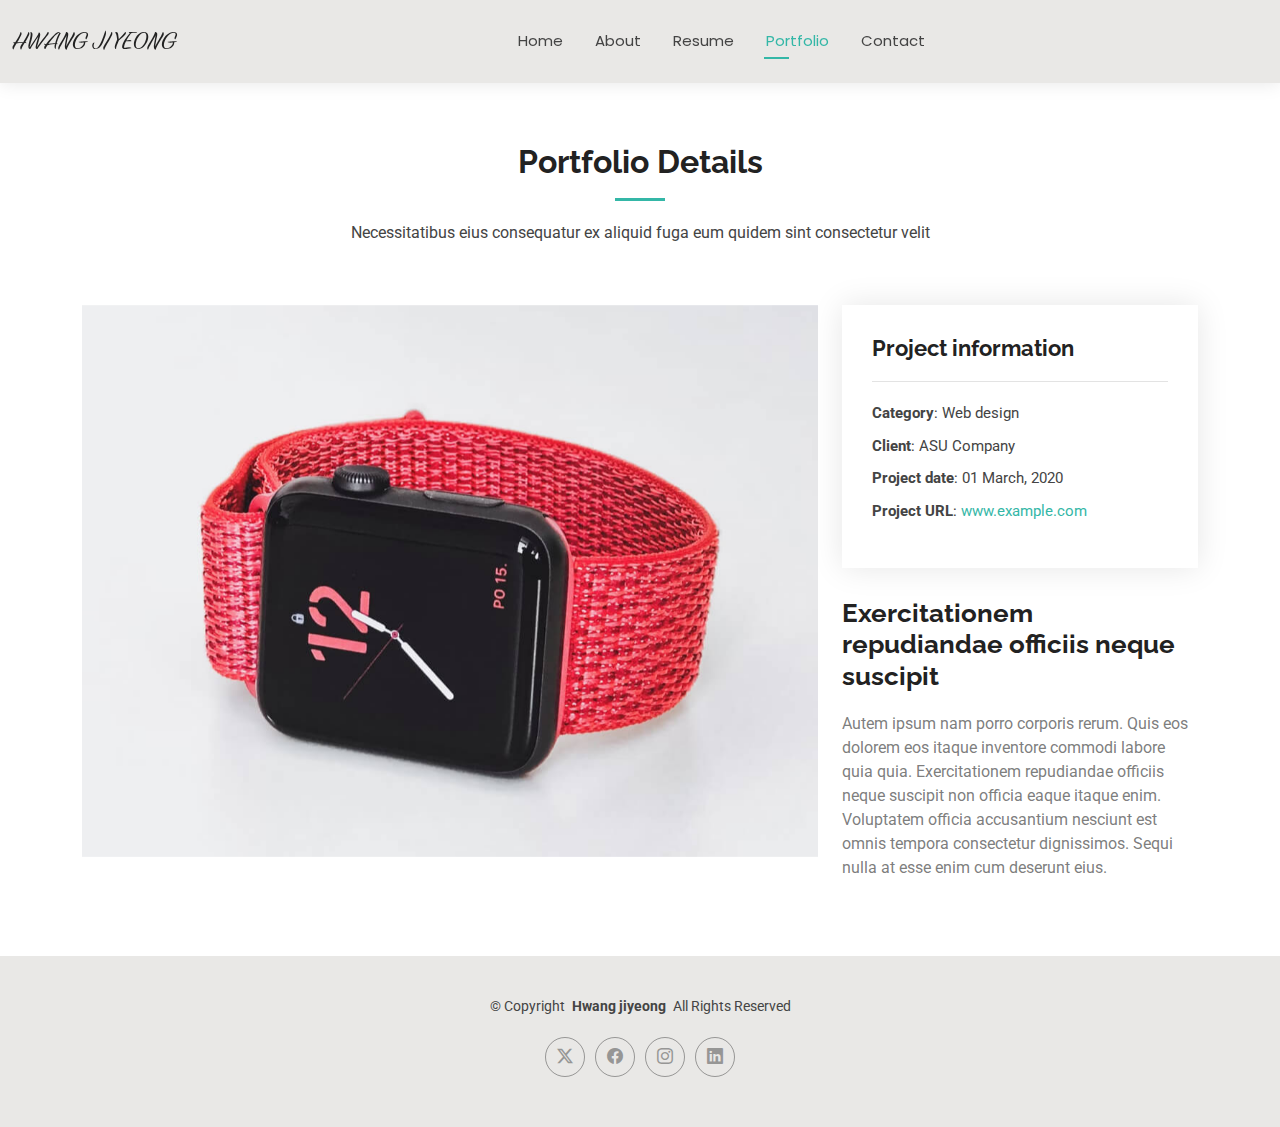
<file: portfolio-details-2.html>
<!DOCTYPE html>
<html lang="ko">

<head>
  <meta charset="utf-8">
  <meta name="author" content="황지영">
  <meta name="keywords" name="포트폴리오, 디자인, 영상, 피그마">
  <meta name="description" content="안녕하세요. 디자인 영상 전문입니다....">
  <meta name="robots" content="noindex, nofollow">
  <meta content="width=device-width, initial-scale=1.0" name="viewport">
  <title>황지영 포트폴리오</title>
  

  <!-- Favicons -->
  <link href="assets/img/favicon.png" rel="icon">
  <link href="assets/img/apple-touch-icon.png" rel="apple-touch-icon">

  <!-- Fonts -->
  <link href="https://fonts.googleapis.com" rel="preconnect">
  <link href="https://fonts.gstatic.com" rel="preconnect" crossorigin>
  <link href="https://fonts.googleapis.com/css2?family=Roboto:ital,wght@0,100;0,300;0,400;0,500;0,700;0,900;1,100;1,300;1,400;1,500;1,700;1,900&family=Poppins:ital,wght@0,100;0,200;0,300;0,400;0,500;0,600;0,700;0,800;0,900;1,100;1,200;1,300;1,400;1,500;1,600;1,700;1,800;1,900&family=Raleway:ital,wght@0,100;0,200;0,300;0,400;0,500;0,600;0,700;0,800;0,900;1,100;1,200;1,300;1,400;1,500;1,600;1,700;1,800;1,900&display=swap" rel="stylesheet">

  <!-- Vendor CSS Files -->
  <link href="assets/vendor/bootstrap/css/bootstrap.min.css" rel="stylesheet">
  <link href="assets/vendor/bootstrap-icons/bootstrap-icons.css" rel="stylesheet">
  <link href="assets/vendor/aos/aos.css" rel="stylesheet">
  <link href="assets/vendor/swiper/swiper-bundle.min.css" rel="stylesheet">
  <link href="assets/vendor/glightbox/css/glightbox.min.css" rel="stylesheet">

  <!-- Main CSS File -->
  <link href="./css/main.css" rel="stylesheet">


</head>

<body class="portfolio-details-page">

  <header id="header" class="header d-flex align-items-center light-background sticky-top">
    <div class="container-fluid position-relative d-flex align-items-center justify-content-between">

      <a href="index.html" class="logo d-flex align-items-center me-auto me-xl-0">
        <!-- Uncomment the line below if you also wish to use an image logo -->
        <!-- <img src="./images/logo-hwang.png" alt=""> -->
        <h1 class="sitename ballet-hwang">Hwang jiyeong</h1>
      </a>

      <nav id="navmenu" class="navmenu">
        <ul>
          <li><a href="index.html" >Home</a></li>
          <li><a href="about.html">About</a></li>
          <li><a href="resume.html">Resume</a></li>
          <li><a href="portfolio.html" class="active" >Portfolio</a></li>
          <li><a href="contact.html">Contact</a></li>
        </ul>
         <i class="mobile-nav-toggle d-xl-none bi bi-list-task"></i> <!-- 햄버거버튼/크기줄일때나타남 -->
      </nav>

      <div class="header-social-links">
        <!-- <a href="#" class="twitter"><i class="bi bi-twitter-x"></i></a>
        <a href="#" class="facebook"><i class="bi bi-facebook"></i></a>
        <a href="#" class="instagram"><i class="bi bi-instagram"></i></a> -->
      </div> 

    </div>
  </header>

  <main class="main">

    <!-- Portfolio Details Section -->
    <section id="portfolio-details" class="portfolio-details section">

      <!-- Section Title -->
      <div class="container section-title" data-aos="fade-up">
        <h2>Portfolio Details</h2>
        <p>Necessitatibus eius consequatur ex aliquid fuga eum quidem sint consectetur velit</p>
      </div><!-- End Section Title -->

      <div class="container" data-aos="fade-up" data-aos-delay="100">

        <div class="row gy-4">

          <div class="col-lg-8">
            <div class="portfolio-details-slider swiper init-swiper">

              <script type="application/json" class="swiper-config">
                {
                  "loop": true,
                  "speed": 600,
                  "autoplay": {
                    "delay": 5000
                  },
                  "slidesPerView": "auto",
                  "pagination": {
                    "el": ".swiper-pagination",
                    "type": "bullets",
                    "clickable": true
                  }
                }
              </script>

              <div class="swiper-wrapper align-items-center">


                <div class="swiper-slide">
                  <img src="assets/img/portfolio/product-1.jpg" alt="">
                </div>

                <!-- <div class="swiper-slide">
                  <img src="assets/img/portfolio/branding-1.jpg" alt="">
                </div>

                <div class="swiper-slide">
                  <img src="assets/img/portfolio/books-1.jpg" alt="">
                </div> -->

              </div>
              <div class="swiper-pagination"></div>
            </div>
          </div>

          <div class="col-lg-4">
            <div class="portfolio-info" data-aos="fade-up" data-aos-delay="200">
              <h3>Project information</h3>
              <ul>
                <li><strong>Category</strong>: Web design</li>
                <li><strong>Client</strong>: ASU Company</li>
                <li><strong>Project date</strong>: 01 March, 2020</li>
                <li><strong>Project URL</strong>: <a href="#">www.example.com</a></li>
              </ul>
            </div>
            <div class="portfolio-description" data-aos="fade-up" data-aos-delay="300">
              <h2>Exercitationem repudiandae officiis neque suscipit</h2>
              <p>
                Autem ipsum nam porro corporis rerum. Quis eos dolorem eos itaque inventore commodi labore quia quia. Exercitationem repudiandae officiis neque suscipit non officia eaque itaque enim. Voluptatem officia accusantium nesciunt est omnis tempora consectetur dignissimos. Sequi nulla at esse enim cum deserunt eius.
              </p>
            </div>
          </div>

        </div>

      </div>

    </section><!-- /Portfolio Details Section -->

  </main>

  <footer id="footer" class="footer light-background">

    <div class="container">
      <div class="copyright text-center ">
        <p>© <span>Copyright</span> <strong class="px-1 sitename">Hwang jiyeong </strong> <span>All Rights Reserved<br></span></p>
      </div>
      <div class="social-links d-flex justify-content-center">
        <a href=""><i class="bi bi-twitter-x"></i></a>
        <a href=""><i class="bi bi-facebook"></i></a>
        <a href=""><i class="bi bi-instagram"></i></a>
        <a href=""><i class="bi bi-linkedin"></i></a>
      </div>
      <div class="credits">
        <!-- All the links in the footer should remain intact. -->
        <!-- You can delete the links only if you've purchased the pro version. -->
        <!-- Licensing information: https://bootstrapmade.com/license/ -->
        <!-- Purchase the pro version with working PHP/AJAX contact form: [buy-url] -->
      </div>
    </div>

  </footer>

  <!-- Scroll Top -->
  <a href="#" id="scroll-top" class="scroll-top d-flex align-items-center justify-content-center"><i class="bi bi-arrow-up-short"></i></a>

  <!-- Preloader -->
  <div id="preloader"></div>

  <!-- Vendor JS Files -->
  <script src="./js/bootstrap.bundle.min.js"></script>
  <script src="assets/vendor/php-email-form/validate.js"></script>
  <script src="assets/vendor/aos/aos.js"></script>
  <script src="assets/vendor/waypoints/noframework.waypoints.js"></script>
  <script src="assets/vendor/purecounter/purecounter_vanilla.js"></script>
  <script src="assets/vendor/swiper/swiper-bundle.min.js"></script>
  <script src="assets/vendor/glightbox/js/glightbox.min.js"></script>
  <script src="assets/vendor/imagesloaded/imagesloaded.pkgd.min.js"></script>
  <script src="assets/vendor/isotope-layout/isotope.pkgd.min.js"></script>

  <!-- Main JS File -->
  <script src="./js/main.js"></script>

</body>

</html>
</file>
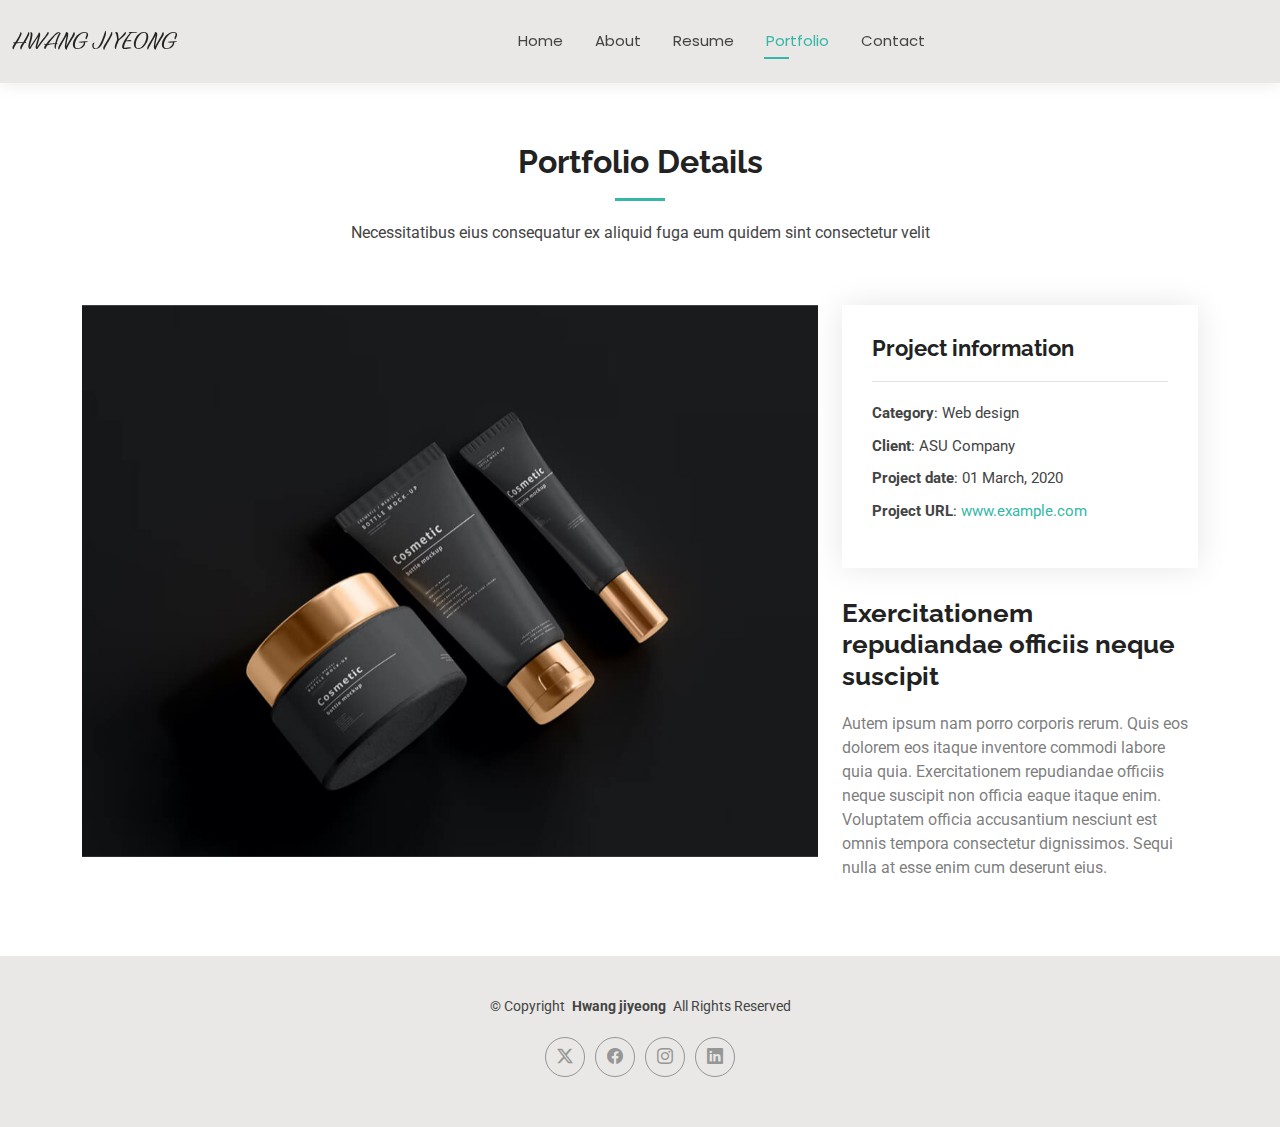
<file: portfolio-details-3.html>
<!DOCTYPE html>
<html lang="ko">

<head>
  <meta charset="utf-8">
  <meta name="author" content="황지영">
  <meta name="keywords" name="포트폴리오, 디자인, 영상, 피그마">
  <meta name="description" content="안녕하세요. 디자인 영상 전문입니다....">
  <meta name="robots" content="noindex, nofollow">
  <meta content="width=device-width, initial-scale=1.0" name="viewport">
  <title>황지영 포트폴리오</title>
  

  <!-- Favicons -->
  <link href="assets/img/favicon.png" rel="icon">
  <link href="assets/img/apple-touch-icon.png" rel="apple-touch-icon">

  <!-- Fonts -->
  <link href="https://fonts.googleapis.com" rel="preconnect">
  <link href="https://fonts.gstatic.com" rel="preconnect" crossorigin>
  <link href="https://fonts.googleapis.com/css2?family=Roboto:ital,wght@0,100;0,300;0,400;0,500;0,700;0,900;1,100;1,300;1,400;1,500;1,700;1,900&family=Poppins:ital,wght@0,100;0,200;0,300;0,400;0,500;0,600;0,700;0,800;0,900;1,100;1,200;1,300;1,400;1,500;1,600;1,700;1,800;1,900&family=Raleway:ital,wght@0,100;0,200;0,300;0,400;0,500;0,600;0,700;0,800;0,900;1,100;1,200;1,300;1,400;1,500;1,600;1,700;1,800;1,900&display=swap" rel="stylesheet">

  <!-- Vendor CSS Files -->
  <link href="assets/vendor/bootstrap/css/bootstrap.min.css" rel="stylesheet">
  <link href="assets/vendor/bootstrap-icons/bootstrap-icons.css" rel="stylesheet">
  <link href="assets/vendor/aos/aos.css" rel="stylesheet">
  <link href="assets/vendor/swiper/swiper-bundle.min.css" rel="stylesheet">
  <link href="assets/vendor/glightbox/css/glightbox.min.css" rel="stylesheet">

  <!-- Main CSS File -->
  <link href="./css/main.css" rel="stylesheet">


</head>

<body class="portfolio-details-page">

  <header id="header" class="header d-flex align-items-center light-background sticky-top">
    <div class="container-fluid position-relative d-flex align-items-center justify-content-between">

      <a href="index.html" class="logo d-flex align-items-center me-auto me-xl-0">
        <!-- Uncomment the line below if you also wish to use an image logo -->
        <!-- <img src="./images/logo-hwang.png" alt=""> -->
        <h1 class="sitename ballet-hwang">Hwang jiyeong</h1>
      </a>

      <nav id="navmenu" class="navmenu">
        <ul>
          <li><a href="index.html" >Home</a></li>
          <li><a href="about.html">About</a></li>
          <li><a href="resume.html">Resume</a></li>
          <li><a href="portfolio.html" class="active" >Portfolio</a></li>
          <li><a href="contact.html">Contact</a></li>
        </ul>
         <i class="mobile-nav-toggle d-xl-none bi bi-list-task"></i> <!-- 햄버거버튼/크기줄일때나타남 -->
      </nav>

      <div class="header-social-links">
        <!-- <a href="#" class="twitter"><i class="bi bi-twitter-x"></i></a>
        <a href="#" class="facebook"><i class="bi bi-facebook"></i></a>
        <a href="#" class="instagram"><i class="bi bi-instagram"></i></a> -->
      </div> 

    </div>
  </header>

  <main class="main">

    <!-- Portfolio Details Section -->
    <section id="portfolio-details" class="portfolio-details section">

      <!-- Section Title -->
      <div class="container section-title" data-aos="fade-up">
        <h2>Portfolio Details</h2>
        <p>Necessitatibus eius consequatur ex aliquid fuga eum quidem sint consectetur velit</p>
      </div><!-- End Section Title -->

      <div class="container" data-aos="fade-up" data-aos-delay="100">

        <div class="row gy-4">

          <div class="col-lg-8">
            <div class="portfolio-details-slider swiper init-swiper">

              <script type="application/json" class="swiper-config">
                {
                  "loop": true,
                  "speed": 600,
                  "autoplay": {
                    "delay": 5000
                  },
                  "slidesPerView": "auto",
                  "pagination": {
                    "el": ".swiper-pagination",
                    "type": "bullets",
                    "clickable": true
                  }
                }
              </script>

              <div class="swiper-wrapper align-items-center">

                <!-- <div class="swiper-slide">
                  <img src="assets/img/portfolio/app-1.jpg" alt="">
                </div>

                <div class="swiper-slide">
                  <img src="assets/img/portfolio/product-1.jpg" alt="">
                </div> -->

                 <div class="swiper-slide">
                  <img src="assets/img/portfolio/branding-1.jpg" alt="">
                </div>

                <!-- <div class="swiper-slide">
                  <img src="assets/img/portfolio/books-1.jpg" alt="">
                </div> -->

              </div>
              <div class="swiper-pagination"></div>
            </div>
          </div>

          <div class="col-lg-4">
            <div class="portfolio-info" data-aos="fade-up" data-aos-delay="200">
              <h3>Project information</h3>
              <ul>
                <li><strong>Category</strong>: Web design</li>
                <li><strong>Client</strong>: ASU Company</li>
                <li><strong>Project date</strong>: 01 March, 2020</li>
                <li><strong>Project URL</strong>: <a href="#">www.example.com</a></li>
              </ul>
            </div>
            <div class="portfolio-description" data-aos="fade-up" data-aos-delay="300">
              <h2>Exercitationem repudiandae officiis neque suscipit</h2>
              <p>
                Autem ipsum nam porro corporis rerum. Quis eos dolorem eos itaque inventore commodi labore quia quia. Exercitationem repudiandae officiis neque suscipit non officia eaque itaque enim. Voluptatem officia accusantium nesciunt est omnis tempora consectetur dignissimos. Sequi nulla at esse enim cum deserunt eius.
              </p>
            </div>
          </div>

        </div>

      </div>

    </section><!-- /Portfolio Details Section -->

  </main>

  <footer id="footer" class="footer light-background">

    <div class="container">
      <div class="copyright text-center ">
        <p>© <span>Copyright</span> <strong class="px-1 sitename">Hwang jiyeong </strong> <span>All Rights Reserved<br></span></p>
      </div>
      <div class="social-links d-flex justify-content-center">
        <a href=""><i class="bi bi-twitter-x"></i></a>
        <a href=""><i class="bi bi-facebook"></i></a>
        <a href=""><i class="bi bi-instagram"></i></a>
        <a href=""><i class="bi bi-linkedin"></i></a>
      </div>
      <div class="credits">
        <!-- All the links in the footer should remain intact. -->
        <!-- You can delete the links only if you've purchased the pro version. -->
        <!-- Licensing information: https://bootstrapmade.com/license/ -->
        <!-- Purchase the pro version with working PHP/AJAX contact form: [buy-url] -->
      </div>
    </div>

  </footer>

  <!-- Scroll Top -->
  <a href="#" id="scroll-top" class="scroll-top d-flex align-items-center justify-content-center"><i class="bi bi-arrow-up-short"></i></a>

  <!-- Preloader -->
  <div id="preloader"></div>

  <!-- Vendor JS Files -->
  <script src="./js/bootstrap.bundle.min.js"></script>
  <script src="assets/vendor/php-email-form/validate.js"></script>
  <script src="assets/vendor/aos/aos.js"></script>
  <script src="assets/vendor/waypoints/noframework.waypoints.js"></script>
  <script src="assets/vendor/purecounter/purecounter_vanilla.js"></script>
  <script src="assets/vendor/swiper/swiper-bundle.min.js"></script>
  <script src="assets/vendor/glightbox/js/glightbox.min.js"></script>
  <script src="assets/vendor/imagesloaded/imagesloaded.pkgd.min.js"></script>
  <script src="assets/vendor/isotope-layout/isotope.pkgd.min.js"></script>

  <!-- Main JS File -->
  <script src="./js/main.js"></script>

</body>

</html>
</file>
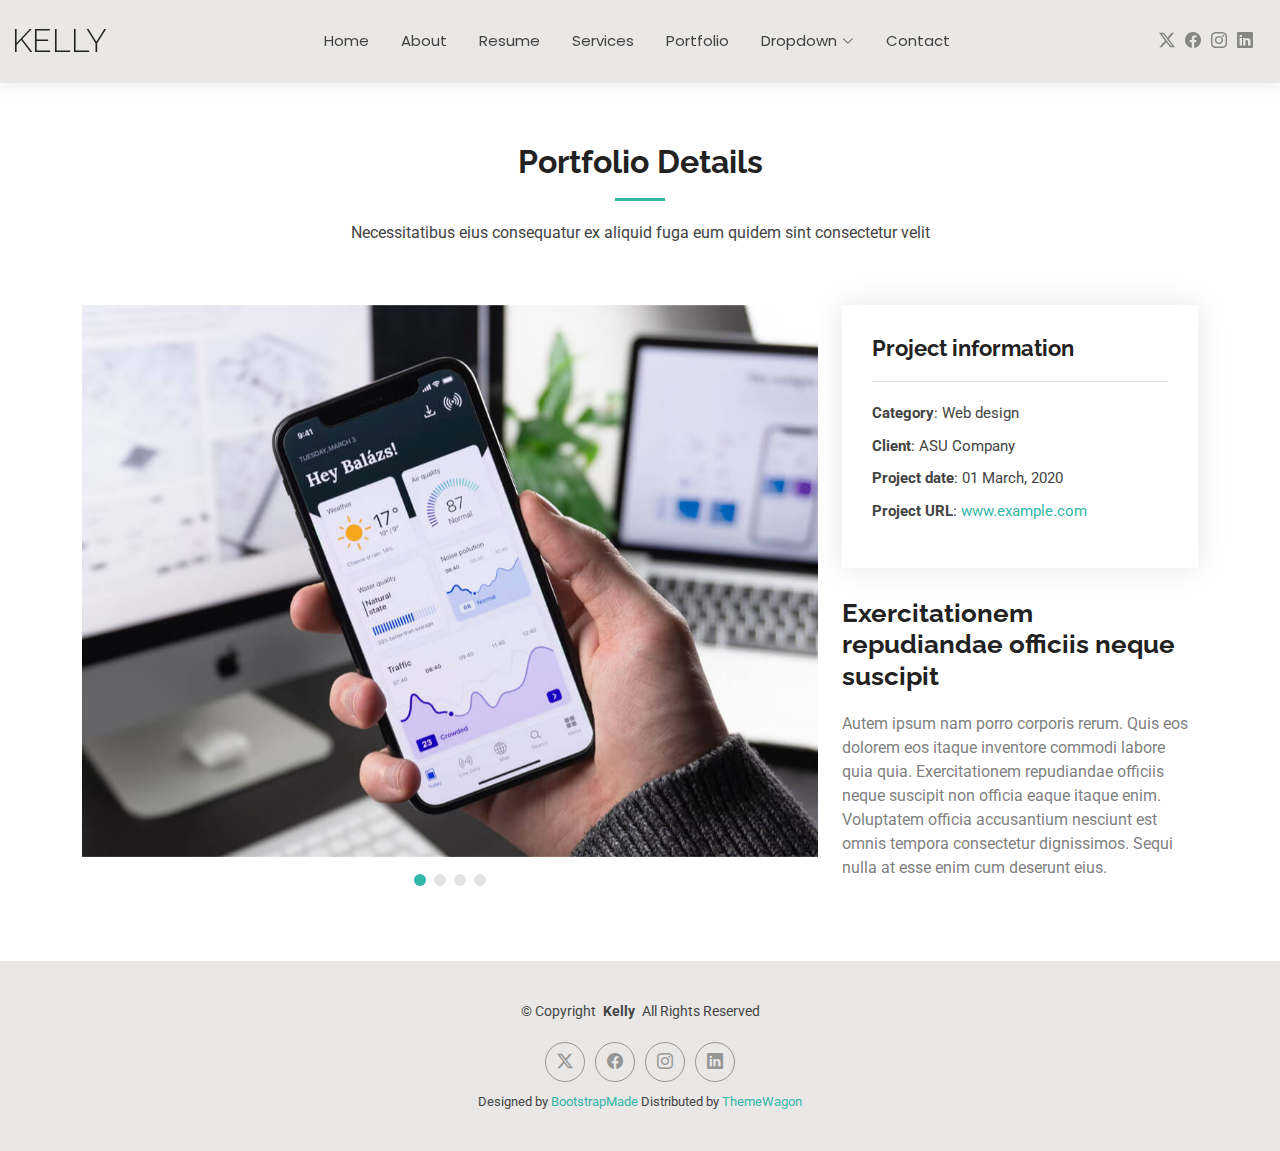
<file: portfolio-details.html>
<!DOCTYPE html>
<html lang="en">

<head>
  <meta charset="utf-8">
  <meta content="width=device-width, initial-scale=1.0" name="viewport">
  <title>Portfolio Details - Kelly Bootstrap Template</title>
  <meta name="description" content="">
  <meta name="keywords" content="">

  <!-- Favicons -->
  <link href="assets/img/favicon.png" rel="icon">
  <link href="assets/img/apple-touch-icon.png" rel="apple-touch-icon">

  <!-- Fonts -->
  <link href="https://fonts.googleapis.com" rel="preconnect">
  <link href="https://fonts.gstatic.com" rel="preconnect" crossorigin>
  <link href="https://fonts.googleapis.com/css2?family=Roboto:ital,wght@0,100;0,300;0,400;0,500;0,700;0,900;1,100;1,300;1,400;1,500;1,700;1,900&family=Poppins:ital,wght@0,100;0,200;0,300;0,400;0,500;0,600;0,700;0,800;0,900;1,100;1,200;1,300;1,400;1,500;1,600;1,700;1,800;1,900&family=Raleway:ital,wght@0,100;0,200;0,300;0,400;0,500;0,600;0,700;0,800;0,900;1,100;1,200;1,300;1,400;1,500;1,600;1,700;1,800;1,900&display=swap" rel="stylesheet">

  <!-- Vendor CSS Files -->
  <link href="assets/vendor/bootstrap/css/bootstrap.min.css" rel="stylesheet">
  <link href="assets/vendor/bootstrap-icons/bootstrap-icons.css" rel="stylesheet">
  <link href="assets/vendor/aos/aos.css" rel="stylesheet">
  <link href="assets/vendor/swiper/swiper-bundle.min.css" rel="stylesheet">
  <link href="assets/vendor/glightbox/css/glightbox.min.css" rel="stylesheet">

  <!-- Main CSS File -->
  <link href="assets/css/main.css" rel="stylesheet">

  <!-- =======================================================
  * Template Name: Kelly
  * Template URL: https://bootstrapmade.com/kelly-free-bootstrap-cv-resume-html-template/
  * Updated: Aug 07 2024 with Bootstrap v5.3.3
  * Author: BootstrapMade.com
  * License: https://bootstrapmade.com/license/
  ======================================================== -->
</head>

<body class="portfolio-details-page">

  <header id="header" class="header d-flex align-items-center light-background sticky-top">
    <div class="container-fluid position-relative d-flex align-items-center justify-content-between">

      <a href="index.html" class="logo d-flex align-items-center me-auto me-xl-0">
        <!-- Uncomment the line below if you also wish to use an image logo -->
        <!-- <img src="assets/img/logo.png" alt=""> -->
        <h1 class="sitename">Kelly</h1>
      </a>

      <nav id="navmenu" class="navmenu">
        <ul>
          <li><a href="index.html">Home</a></li>
          <li><a href="about.html">About</a></li>
          <li><a href="resume.html">Resume</a></li>
          <li><a href="services.html">Services</a></li>
          <li><a href="portfolio.html">Portfolio</a></li>
          <li class="dropdown"><a href="#"><span>Dropdown</span> <i class="bi bi-chevron-down toggle-dropdown"></i></a>
            <ul>
              <li><a href="#">Dropdown 1</a></li>
              <li class="dropdown"><a href="#"><span>Deep Dropdown</span> <i class="bi bi-chevron-down toggle-dropdown"></i></a>
                <ul>
                  <li><a href="#">Deep Dropdown 1</a></li>
                  <li><a href="#">Deep Dropdown 2</a></li>
                  <li><a href="#">Deep Dropdown 3</a></li>
                  <li><a href="#">Deep Dropdown 4</a></li>
                  <li><a href="#">Deep Dropdown 5</a></li>
                </ul>
              </li>
              <li><a href="#">Dropdown 2</a></li>
              <li><a href="#">Dropdown 3</a></li>
              <li><a href="#">Dropdown 4</a></li>
            </ul>
          </li>
          <li><a href="contact.html">Contact</a></li>
        </ul>
        <i class="mobile-nav-toggle d-xl-none bi bi-list"></i>
      </nav>

      <div class="header-social-links">
        <a href="#" class="twitter"><i class="bi bi-twitter-x"></i></a>
        <a href="#" class="facebook"><i class="bi bi-facebook"></i></a>
        <a href="#" class="instagram"><i class="bi bi-instagram"></i></a>
        <a href="#" class="linkedin"><i class="bi bi-linkedin"></i></a>
      </div>

    </div>
  </header>

  <main class="main">

    <!-- Portfolio Details Section -->
    <section id="portfolio-details" class="portfolio-details section">

      <!-- Section Title -->
      <div class="container section-title" data-aos="fade-up">
        <h2>Portfolio Details</h2>
        <p>Necessitatibus eius consequatur ex aliquid fuga eum quidem sint consectetur velit</p>
      </div><!-- End Section Title -->

      <div class="container" data-aos="fade-up" data-aos-delay="100">

        <div class="row gy-4">

          <div class="col-lg-8">
            <div class="portfolio-details-slider swiper init-swiper">

              <script type="application/json" class="swiper-config">
                {
                  "loop": true,
                  "speed": 600,
                  "autoplay": {
                    "delay": 5000
                  },
                  "slidesPerView": "auto",
                  "pagination": {
                    "el": ".swiper-pagination",
                    "type": "bullets",
                    "clickable": true
                  }
                }
              </script>

              <div class="swiper-wrapper align-items-center">

                <div class="swiper-slide">
                  <img src="assets/img/portfolio/app-1.jpg" alt="">
                </div>

                <div class="swiper-slide">
                  <img src="assets/img/portfolio/product-1.jpg" alt="">
                </div>

                <div class="swiper-slide">
                  <img src="assets/img/portfolio/branding-1.jpg" alt="">
                </div>

                <div class="swiper-slide">
                  <img src="assets/img/portfolio/books-1.jpg" alt="">
                </div>

              </div>
              <div class="swiper-pagination"></div>
            </div>
          </div>

          <div class="col-lg-4">
            <div class="portfolio-info" data-aos="fade-up" data-aos-delay="200">
              <h3>Project information</h3>
              <ul>
                <li><strong>Category</strong>: Web design</li>
                <li><strong>Client</strong>: ASU Company</li>
                <li><strong>Project date</strong>: 01 March, 2020</li>
                <li><strong>Project URL</strong>: <a href="#">www.example.com</a></li>
              </ul>
            </div>
            <div class="portfolio-description" data-aos="fade-up" data-aos-delay="300">
              <h2>Exercitationem repudiandae officiis neque suscipit</h2>
              <p>
                Autem ipsum nam porro corporis rerum. Quis eos dolorem eos itaque inventore commodi labore quia quia. Exercitationem repudiandae officiis neque suscipit non officia eaque itaque enim. Voluptatem officia accusantium nesciunt est omnis tempora consectetur dignissimos. Sequi nulla at esse enim cum deserunt eius.
              </p>
            </div>
          </div>

        </div>

      </div>

    </section><!-- /Portfolio Details Section -->

  </main>

  <footer id="footer" class="footer light-background">

    <div class="container">
      <div class="copyright text-center ">
        <p>© <span>Copyright</span> <strong class="px-1 sitename">Kelly</strong> <span>All Rights Reserved<br></span></p>
      </div>
      <div class="social-links d-flex justify-content-center">
        <a href=""><i class="bi bi-twitter-x"></i></a>
        <a href=""><i class="bi bi-facebook"></i></a>
        <a href=""><i class="bi bi-instagram"></i></a>
        <a href=""><i class="bi bi-linkedin"></i></a>
      </div>
      <div class="credits">
        <!-- All the links in the footer should remain intact. -->
        <!-- You can delete the links only if you've purchased the pro version. -->
        <!-- Licensing information: https://bootstrapmade.com/license/ -->
        <!-- Purchase the pro version with working PHP/AJAX contact form: [buy-url] -->
        Designed by <a href="https://bootstrapmade.com/">BootstrapMade</a> Distributed by <a href=“https://themewagon.com>ThemeWagon
      </div>
    </div>

  </footer>

  <!-- Scroll Top -->
  <a href="#" id="scroll-top" class="scroll-top d-flex align-items-center justify-content-center"><i class="bi bi-arrow-up-short"></i></a>

  <!-- Preloader -->
  <div id="preloader"></div>

  <!-- Vendor JS Files -->
  <script src="assets/vendor/bootstrap/js/bootstrap.bundle.min.js"></script>
  <script src="assets/vendor/php-email-form/validate.js"></script>
  <script src="assets/vendor/aos/aos.js"></script>
  <script src="assets/vendor/waypoints/noframework.waypoints.js"></script>
  <script src="assets/vendor/purecounter/purecounter_vanilla.js"></script>
  <script src="assets/vendor/swiper/swiper-bundle.min.js"></script>
  <script src="assets/vendor/glightbox/js/glightbox.min.js"></script>
  <script src="assets/vendor/imagesloaded/imagesloaded.pkgd.min.js"></script>
  <script src="assets/vendor/isotope-layout/isotope.pkgd.min.js"></script>

  <!-- Main JS File -->
  <script src="assets/js/main.js"></script>

</body>

</html>
</file>
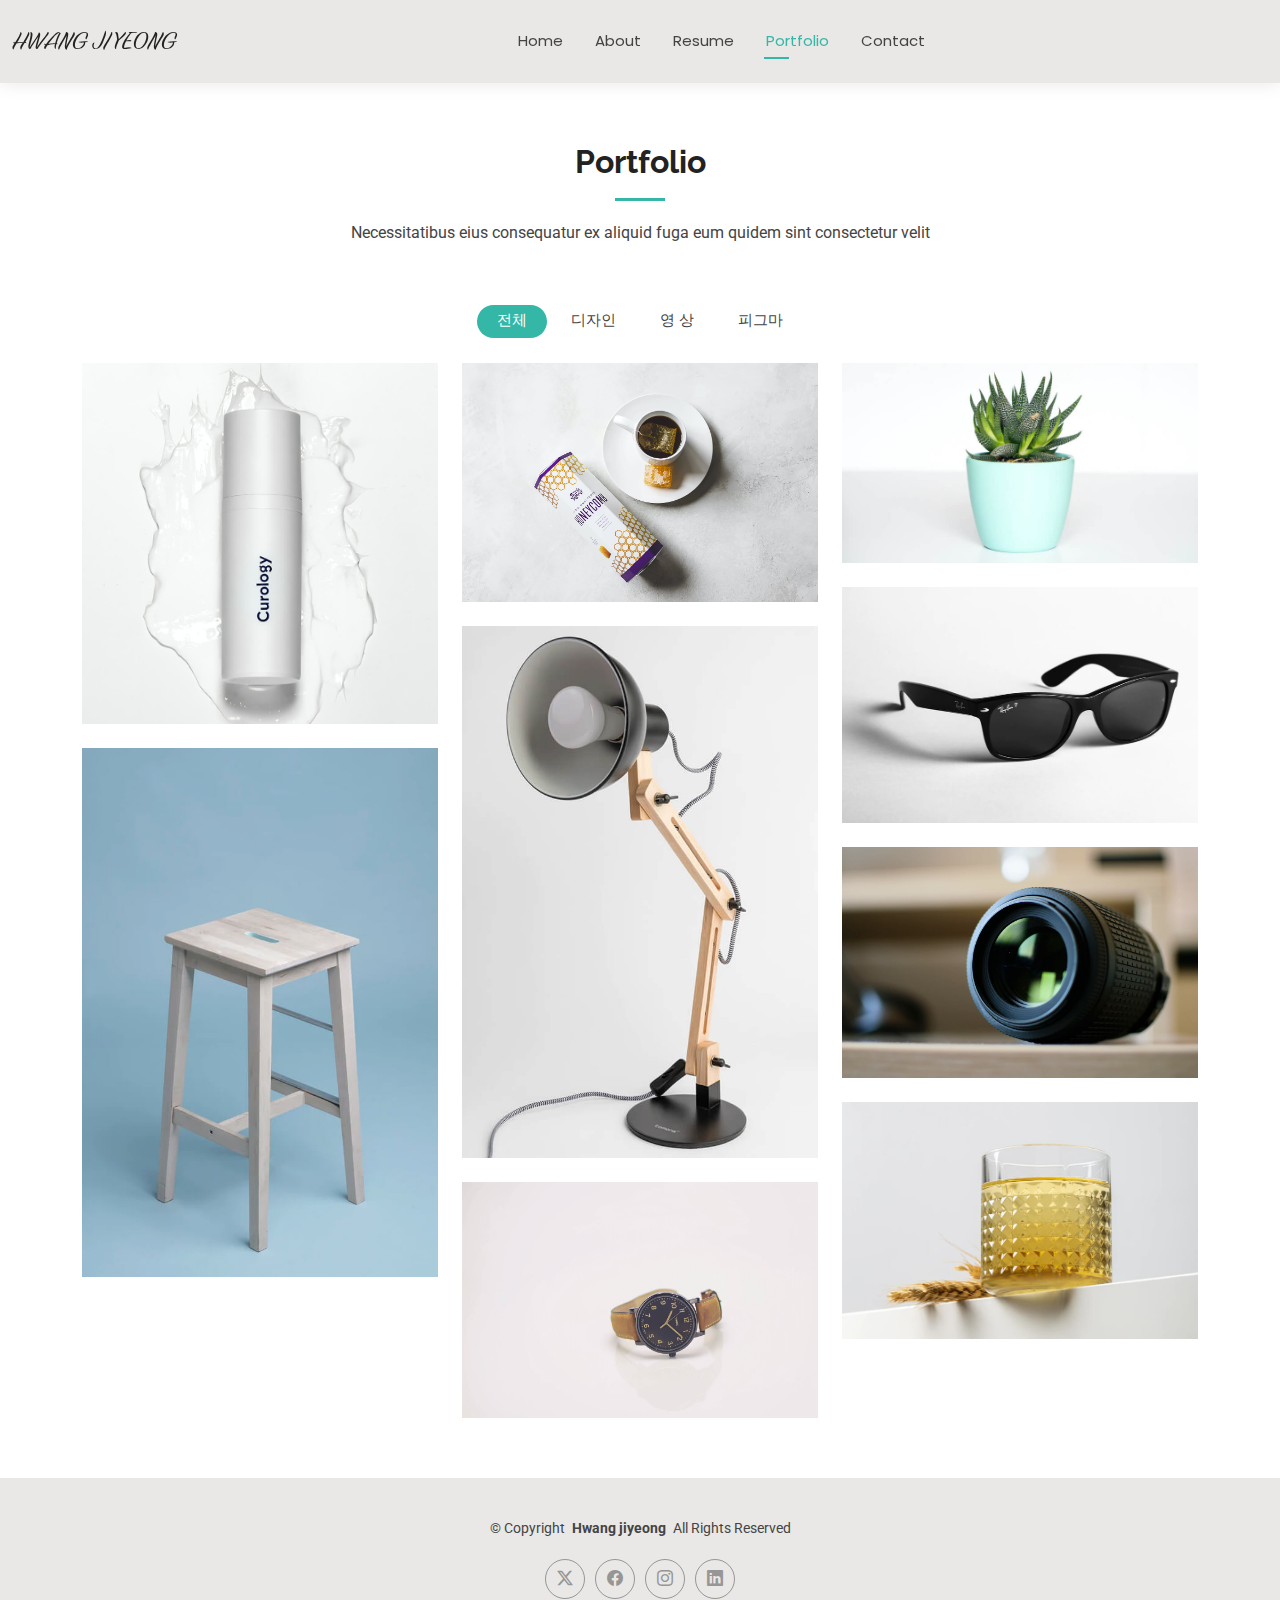
<file: portfolio.html>
<!DOCTYPE html>
<html lang="ko">

<head>
  <meta charset="utf-8">
  <meta name="author" content="황지영">
  <meta name="keywords" name="포트폴리오, 디자인, 영상, 피그마">
  <meta name="description" content="안녕하세요. 디자인 영상 전문입니다....">
  <meta name="robots" content="noindex, nofollow">
  <meta content="width=device-width, initial-scale=1.0" name="viewport">
  <title>황지영 포트폴리오</title>
  

  <!-- Favicons -->
  <link href="assets/img/favicon.png" rel="icon">
  <link href="assets/img/apple-touch-icon.png" rel="apple-touch-icon">

  <!-- Fonts -->
  <link href="https://fonts.googleapis.com" rel="preconnect">
  <link href="https://fonts.gstatic.com" rel="preconnect" crossorigin>
  <link href="https://fonts.googleapis.com/css2?family=Roboto:ital,wght@0,100;0,300;0,400;0,500;0,700;0,900;1,100;1,300;1,400;1,500;1,700;1,900&family=Poppins:ital,wght@0,100;0,200;0,300;0,400;0,500;0,600;0,700;0,800;0,900;1,100;1,200;1,300;1,400;1,500;1,600;1,700;1,800;1,900&family=Raleway:ital,wght@0,100;0,200;0,300;0,400;0,500;0,600;0,700;0,800;0,900;1,100;1,200;1,300;1,400;1,500;1,600;1,700;1,800;1,900&display=swap" rel="stylesheet">

  <!-- Vendor CSS Files -->
  <link href="assets/vendor/bootstrap/css/bootstrap.min.css" rel="stylesheet">
  <link href="assets/vendor/bootstrap-icons/bootstrap-icons.css" rel="stylesheet">
  <link href="assets/vendor/aos/aos.css" rel="stylesheet">
  <link href="assets/vendor/swiper/swiper-bundle.min.css" rel="stylesheet">
  <link href="assets/vendor/glightbox/css/glightbox.min.css" rel="stylesheet">

  <!-- Main CSS File -->
  <link href="./css/main.css" rel="stylesheet">


</head>

<body class="index-page">

  <header id="header" class="header d-flex align-items-center light-background sticky-top">
    <div class="container-fluid position-relative d-flex align-items-center justify-content-between">

      <a href="index.html" class="logo d-flex align-items-center me-auto me-xl-0">
        <!-- Uncomment the line below if you also wish to use an image logo -->
        <!-- <img src="./images/logo-hwang.png" alt=""> -->
        <h1 class="sitename ballet-hwang">Hwang jiyeong</h1>
      </a>

      <nav id="navmenu" class="navmenu">
        <ul>
          <li><a href="index.html" >Home</a></li>
          <li><a href="about.html">About</a></li>
          <li><a href="resume.html">Resume</a></li>
          <li><a href="portfolio.html" class="active" >Portfolio</a></li>
          <li><a href="contact.html">Contact</a></li>
        </ul>
         <i class="mobile-nav-toggle d-xl-none bi bi-list-task"></i> <!-- 햄버거버튼/크기줄일때나타남 -->
      </nav>

      <div class="header-social-links">
        <!-- <a href="#" class="twitter"><i class="bi bi-twitter-x"></i></a>
        <a href="#" class="facebook"><i class="bi bi-facebook"></i></a>
        <a href="#" class="instagram"><i class="bi bi-instagram"></i></a> -->
      </div> 

    </div>
  </header>

  <main class="main">

    <!-- Portfolio Section -->
    <section id="portfolio" class="portfolio section">

      <!-- Section Title -->
      <div class="container section-title" data-aos="fade-up">
        <h2>Portfolio</h2>
        <p>Necessitatibus eius consequatur ex aliquid fuga eum quidem sint consectetur velit</p>
      </div><!-- End Section Title -->

      <div class="container">

        <div class="isotope-layout" data-default-filter="*" data-layout="masonry" data-sort="original-order">

          <ul class="portfolio-filters isotope-filters" data-aos="fade-up" data-aos-delay="100">
            <li data-filter="*" class="filter-active">전체</li>
            <li data-filter=".filter-app">디자인</li>
            <li data-filter=".filter-product">영 상</li>
            <li data-filter=".filter-branding">피그마</li>
          </ul><!-- End Portfolio Filters -->

          <div class="row gy-4 isotope-container" data-aos="fade-up" data-aos-delay="200">

            <div class="col-lg-4 col-md-6 portfolio-item isotope-item filter-app">
              <a href="./portfolio-details-1.html"><img src="assets/img/masonry-portfolio/masonry-portfolio-1.jpg" class="img-fluid" alt=""></a>
              <div class="portfolio-info">
                <h4>디자인 1</h4>
                <p>디자인1에대한 설명적으세요</p>
                <a href="assets/img/masonry-portfolio/masonry-portfolio-1.jpg" title="디자인 1" data-gallery="portfolio-gallery-app" class="glightbox preview-link"><i class="bi bi-zoom-in"></i></a>
                <a href="portfolio-details-1.html" title="More Details" class="details-link"><i class="bi bi-link-45deg"></i></a>
              </div>
            </div><!-- End Portfolio Item -->

            <div class="col-lg-4 col-md-6 portfolio-item isotope-item filter-product">
              <img src="assets/img/masonry-portfolio/masonry-portfolio-2.jpg" class="img-fluid" alt="">
              <div class="portfolio-info">
                <h4>디자인 2</h4>
                <p>Lorem ipsum, dolor sit</p>
                <a href="assets/img/masonry-portfolio/masonry-portfolio-2.jpg" title="Product 1" data-gallery="portfolio-gallery-product" class="glightbox preview-link"><i class="bi bi-zoom-in"></i></a>
                <a href="portfolio-details-2.html" title="More Details" class="details-link"><i class="bi bi-link-45deg"></i></a>
              </div>
            </div><!-- End Portfolio Item -->

            <div class="col-lg-4 col-md-6 portfolio-item isotope-item filter-branding">
              <img src="assets/img/masonry-portfolio/masonry-portfolio-3.jpg" class="img-fluid" alt="">
              <div class="portfolio-info">
                <h4>Branding 1</h4>
                <p>Lorem ipsum, dolor sit</p>
                <a href="assets/img/masonry-portfolio/masonry-portfolio-3.jpg" title="Branding 1" data-gallery="portfolio-gallery-branding" class="glightbox preview-link"><i class="bi bi-zoom-in"></i></a>
                <a href="portfolio-details-3.html" title="More Details" class="details-link"><i class="bi bi-link-45deg"></i></a>
              </div>
            </div><!-- End Portfolio Item -->

            <div class="col-lg-4 col-md-6 portfolio-item isotope-item filter-app">
              <img src="assets/img/masonry-portfolio/masonry-portfolio-4.jpg" class="img-fluid" alt="">
              <div class="portfolio-info">
                <h4>App 2</h4>
                <p>Lorem ipsum, dolor sit</p>
                <a href="assets/img/masonry-portfolio/masonry-portfolio-4.jpg" title="App 2" data-gallery="portfolio-gallery-app" class="glightbox preview-link"><i class="bi bi-zoom-in"></i></a>
                <a href="portfolio-details.html" title="More Details" class="details-link"><i class="bi bi-link-45deg"></i></a>
              </div>
            </div><!-- End Portfolio Item -->

            <div class="col-lg-4 col-md-6 portfolio-item isotope-item filter-product">
              <img src="assets/img/masonry-portfolio/masonry-portfolio-5.jpg" class="img-fluid" alt="">
              <div class="portfolio-info">
                <h4>Product 2</h4>
                <p>Lorem ipsum, dolor sit</p>
                <a href="assets/img/masonry-portfolio/masonry-portfolio-5.jpg" title="Product 2" data-gallery="portfolio-gallery-product" class="glightbox preview-link"><i class="bi bi-zoom-in"></i></a>
                <a href="portfolio-details.html" title="More Details" class="details-link"><i class="bi bi-link-45deg"></i></a>
              </div>
            </div><!-- End Portfolio Item -->

            <div class="col-lg-4 col-md-6 portfolio-item isotope-item filter-branding">
              <img src="assets/img/masonry-portfolio/masonry-portfolio-6.jpg" class="img-fluid" alt="">
              <div class="portfolio-info">
                <h4>Branding 2</h4>
                <p>Lorem ipsum, dolor sit</p>
                <a href="assets/img/masonry-portfolio/masonry-portfolio-6.jpg" title="Branding 2" data-gallery="portfolio-gallery-branding" class="glightbox preview-link"><i class="bi bi-zoom-in"></i></a>
                <a href="portfolio-details.html" title="More Details" class="details-link"><i class="bi bi-link-45deg"></i></a>
              </div>
            </div><!-- End Portfolio Item -->

            <div class="col-lg-4 col-md-6 portfolio-item isotope-item filter-app">
              <img src="assets/img/masonry-portfolio/masonry-portfolio-7.jpg" class="img-fluid" alt="">
              <div class="portfolio-info">
                <h4>App 3</h4>
                <p>Lorem ipsum, dolor sit</p>
                <a href="assets/img/masonry-portfolio/masonry-portfolio-7.jpg" title="App 3" data-gallery="portfolio-gallery-app" class="glightbox preview-link"><i class="bi bi-zoom-in"></i></a>
                <a href="portfolio-details.html" title="More Details" class="details-link"><i class="bi bi-link-45deg"></i></a>
              </div>
            </div><!-- End Portfolio Item -->

            <div class="col-lg-4 col-md-6 portfolio-item isotope-item filter-product">
              <img src="assets/img/masonry-portfolio/masonry-portfolio-8.jpg" class="img-fluid" alt="">
              <div class="portfolio-info">
                <h4>Product 3</h4>
                <p>Lorem ipsum, dolor sit</p>
                <a href="assets/img/masonry-portfolio/masonry-portfolio-8.jpg" title="Product 3" data-gallery="portfolio-gallery-product" class="glightbox preview-link"><i class="bi bi-zoom-in"></i></a>
                <a href="portfolio-details.html" title="More Details" class="details-link"><i class="bi bi-link-45deg"></i></a>
              </div>
            </div><!-- End Portfolio Item -->

            <div class="col-lg-4 col-md-6 portfolio-item isotope-item filter-branding">
              <img src="assets/img/masonry-portfolio/masonry-portfolio-9.jpg" class="img-fluid" alt="">
              <div class="portfolio-info">
                <h4>Branding 3</h4>
                <p>Lorem ipsum, dolor sit</p>
                <a href="assets/img/masonry-portfolio/masonry-portfolio-9.jpg" title="Branding 2" data-gallery="portfolio-gallery-branding" class="glightbox preview-link"><i class="bi bi-zoom-in"></i></a>
                <a href="portfolio-details.html" title="More Details" class="details-link"><i class="bi bi-link-45deg"></i></a>
              </div>
            </div><!-- End Portfolio Item -->

          </div><!-- End Portfolio Container -->

        </div>

      </div>

    </section><!-- /Portfolio Section -->

  </main>

  <footer id="footer" class="footer light-background">

    <div class="container">
      <div class="copyright text-center ">
        <p>© <span>Copyright</span> <strong class="px-1 sitename">Hwang jiyeong </strong> <span>All Rights Reserved<br></span></p>
      </div>
      <div class="social-links d-flex justify-content-center">
        <a href=""><i class="bi bi-twitter-x"></i></a>
        <a href=""><i class="bi bi-facebook"></i></a>
        <a href=""><i class="bi bi-instagram"></i></a>
        <a href=""><i class="bi bi-linkedin"></i></a>
      </div>
      <div class="credits">
        <!-- All the links in the footer should remain intact. -->
        <!-- You can delete the links only if you've purchased the pro version. -->
        <!-- Licensing information: https://bootstrapmade.com/license/ -->
        <!-- Purchase the pro version with working PHP/AJAX contact form: [buy-url] -->
      </div>
    </div>

  </footer>

  <!-- Scroll Top -->
  <a href="#" id="scroll-top" class="scroll-top d-flex align-items-center justify-content-center"><i class="bi bi-arrow-up-short"></i></a>

  <!-- Preloader -->
  <div id="preloader"></div>

  <!-- Vendor JS Files -->
  <script src="./js/bootstrap.bundle.min.js"></script>
  <script src="assets/vendor/php-email-form/validate.js"></script>
  <script src="assets/vendor/aos/aos.js"></script>
  <script src="assets/vendor/waypoints/noframework.waypoints.js"></script>
  <script src="assets/vendor/purecounter/purecounter_vanilla.js"></script>
  <script src="assets/vendor/swiper/swiper-bundle.min.js"></script>
  <script src="assets/vendor/glightbox/js/glightbox.min.js"></script>
  <script src="assets/vendor/imagesloaded/imagesloaded.pkgd.min.js"></script>
  <script src="assets/vendor/isotope-layout/isotope.pkgd.min.js"></script>

  <!-- Main JS File -->
  <script src="./js/main.js"></script>

</body>

</html>
</file>
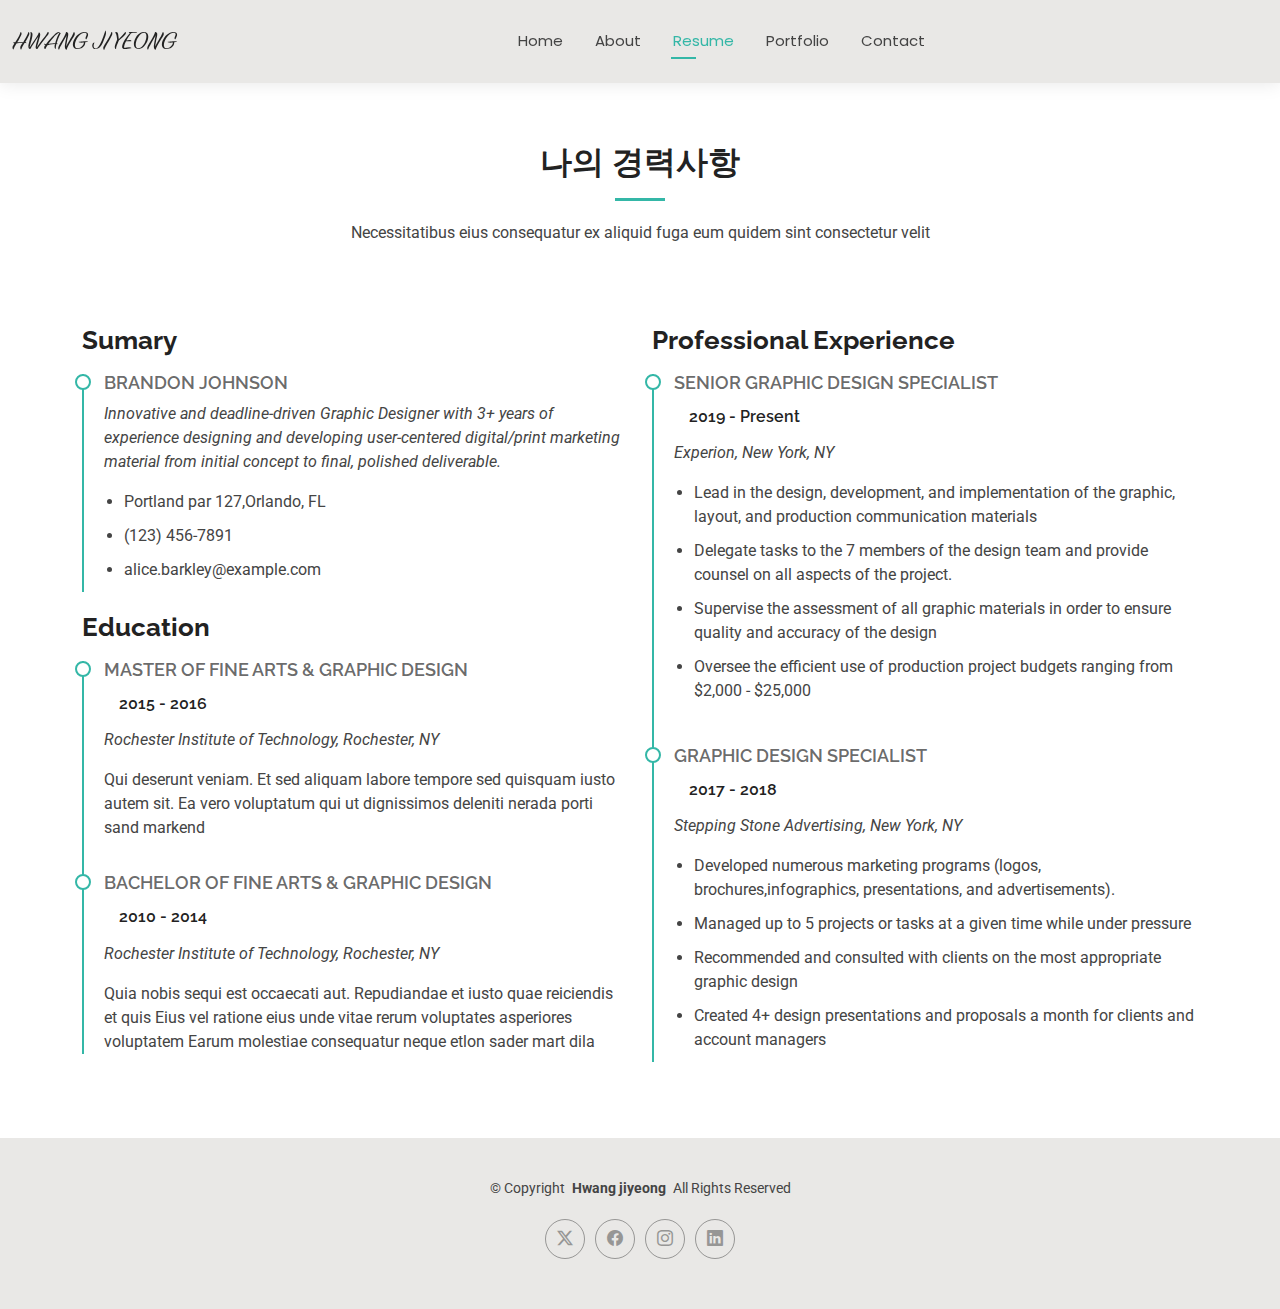
<file: resume.html>
<!DOCTYPE html>
<html lang="ko">

<head>
  <meta charset="utf-8">
  <meta name="author" content="황지영">
  <meta name="keywords" name="포트폴리오, 디자인, 영상, 피그마">
  <meta name="description" content="안녕하세요. 디자인 영상 전문입니다....">
  <meta name="robots" content="noindex, nofollow">
  <meta content="width=device-width, initial-scale=1.0" name="viewport">
  <title>황지영 포트폴리오</title>
  

  <!-- Favicons -->
  <link href="assets/img/favicon.png" rel="icon">
  <link href="assets/img/apple-touch-icon.png" rel="apple-touch-icon">

  <!-- Fonts -->
  <link href="https://fonts.googleapis.com" rel="preconnect">
  <link href="https://fonts.gstatic.com" rel="preconnect" crossorigin>
  <link href="https://fonts.googleapis.com/css2?family=Roboto:ital,wght@0,100;0,300;0,400;0,500;0,700;0,900;1,100;1,300;1,400;1,500;1,700;1,900&family=Poppins:ital,wght@0,100;0,200;0,300;0,400;0,500;0,600;0,700;0,800;0,900;1,100;1,200;1,300;1,400;1,500;1,600;1,700;1,800;1,900&family=Raleway:ital,wght@0,100;0,200;0,300;0,400;0,500;0,600;0,700;0,800;0,900;1,100;1,200;1,300;1,400;1,500;1,600;1,700;1,800;1,900&display=swap" rel="stylesheet">

  <!-- Vendor CSS Files -->
  <link href="assets/vendor/bootstrap/css/bootstrap.min.css" rel="stylesheet">
  <link href="assets/vendor/bootstrap-icons/bootstrap-icons.css" rel="stylesheet">
  <link href="assets/vendor/aos/aos.css" rel="stylesheet">
  <link href="assets/vendor/swiper/swiper-bundle.min.css" rel="stylesheet">
  <link href="assets/vendor/glightbox/css/glightbox.min.css" rel="stylesheet">

  <!-- Main CSS File -->
  <link href="./css/main.css" rel="stylesheet">


</head>

<body class="resume-page">

  <header id="header" class="header d-flex align-items-center light-background sticky-top">
    <div class="container-fluid position-relative d-flex align-items-center justify-content-between">

      <a href="index.html" class="logo d-flex align-items-center me-auto me-xl-0">
        <!-- Uncomment the line below if you also wish to use an image logo -->
        <!-- <img src="./images/logo-hwang.png" alt=""> -->
        <h1 class="sitename ballet-hwang">Hwang jiyeong</h1>
      </a>

      <nav id="navmenu" class="navmenu">
        <ul>
          <li><a href="index.html" >Home</a></li>
          <li><a href="about.html">About</a></li>
          <li><a href="resume.html" class="active" >Resume</a></li>
          <li><a href="portfolio.html">Portfolio</a></li>
          <li><a href="contact.html">Contact</a></li>
        </ul>
         <i class="mobile-nav-toggle d-xl-none bi bi-list-task"></i> <!-- 햄버거버튼/크기줄일때나타남 -->
      </nav>

      <div class="header-social-links">
        <!-- <a href="#" class="twitter"><i class="bi bi-twitter-x"></i></a>
        <a href="#" class="facebook"><i class="bi bi-facebook"></i></a>
        <a href="#" class="instagram"><i class="bi bi-instagram"></i></a> -->
      </div> 

    </div>
  </header>

  <main class="main">

    <!-- Resume Section -->
    <section id="resume" class="resume section">

      <!-- Section Title -->
      <div class="container section-title" data-aos="fade-up">
        <h2>나의 경력사항</h2>
        <p>Necessitatibus eius consequatur ex aliquid fuga eum quidem sint consectetur velit</p>
      </div><!-- End Section Title -->

      <div class="container">

        <div class="row">

          <div class="col-lg-6" data-aos="fade-up" data-aos-delay="100">
            <h3 class="resume-title">Sumary</h3>

            <div class="resume-item pb-0">
              <h4>Brandon Johnson</h4>
              <p><em>Innovative and deadline-driven Graphic Designer with 3+ years of experience designing and developing user-centered digital/print marketing material from initial concept to final, polished deliverable.</em></p>
              <ul>
                <li>Portland par 127,Orlando, FL</li>
                <li>(123) 456-7891</li>
                <li>alice.barkley@example.com</li>
              </ul>
            </div><!-- Edn Resume Item -->

            <h3 class="resume-title">Education</h3>
            <div class="resume-item">
              <h4>Master of Fine Arts &amp; Graphic Design</h4>
              <h5>2015 - 2016</h5>
              <p><em>Rochester Institute of Technology, Rochester, NY</em></p>
              <p>Qui deserunt veniam. Et sed aliquam labore tempore sed quisquam iusto autem sit. Ea vero voluptatum qui ut dignissimos deleniti nerada porti sand markend</p>
            </div><!-- Edn Resume Item -->

            <div class="resume-item">
              <h4>Bachelor of Fine Arts &amp; Graphic Design</h4>
              <h5>2010 - 2014</h5>
              <p><em>Rochester Institute of Technology, Rochester, NY</em></p>
              <p>Quia nobis sequi est occaecati aut. Repudiandae et iusto quae reiciendis et quis Eius vel ratione eius unde vitae rerum voluptates asperiores voluptatem Earum molestiae consequatur neque etlon sader mart dila</p>
            </div><!-- Edn Resume Item -->

          </div>

          <div class="col-lg-6" data-aos="fade-up" data-aos-delay="200">
            <h3 class="resume-title">Professional Experience</h3>
            <div class="resume-item">
              <h4>Senior graphic design specialist</h4>
              <h5>2019 - Present</h5>
              <p><em>Experion, New York, NY </em></p>
              <ul>
                <li>Lead in the design, development, and implementation of the graphic, layout, and production communication materials</li>
                <li>Delegate tasks to the 7 members of the design team and provide counsel on all aspects of the project. </li>
                <li>Supervise the assessment of all graphic materials in order to ensure quality and accuracy of the design</li>
                <li>Oversee the efficient use of production project budgets ranging from $2,000 - $25,000</li>
              </ul>
            </div><!-- Edn Resume Item -->

            <div class="resume-item">
              <h4>Graphic design specialist</h4>
              <h5>2017 - 2018</h5>
              <p><em>Stepping Stone Advertising, New York, NY</em></p>
              <ul>
                <li>Developed numerous marketing programs (logos, brochures,infographics, presentations, and advertisements).</li>
                <li>Managed up to 5 projects or tasks at a given time while under pressure</li>
                <li>Recommended and consulted with clients on the most appropriate graphic design</li>
                <li>Created 4+ design presentations and proposals a month for clients and account managers</li>
              </ul>
            </div><!-- Edn Resume Item -->

          </div>

        </div>

      </div>

    </section><!-- /Resume Section -->

  </main>

  <footer id="footer" class="footer light-background">

    <div class="container">
      <div class="copyright text-center ">
        <p>© <span>Copyright</span> <strong class="px-1 sitename">Hwang jiyeong </strong> <span>All Rights Reserved<br></span></p>
      </div>
      <div class="social-links d-flex justify-content-center">
        <a href=""><i class="bi bi-twitter-x"></i></a>
        <a href=""><i class="bi bi-facebook"></i></a>
        <a href=""><i class="bi bi-instagram"></i></a>
        <a href=""><i class="bi bi-linkedin"></i></a>
      </div>
      <div class="credits">
        <!-- All the links in the footer should remain intact. -->
        <!-- You can delete the links only if you've purchased the pro version. -->
        <!-- Licensing information: https://bootstrapmade.com/license/ -->
        <!-- Purchase the pro version with working PHP/AJAX contact form: [buy-url] -->
      </div>
    </div>

  </footer>

  <!-- Scroll Top -->
  <a href="#" id="scroll-top" class="scroll-top d-flex align-items-center justify-content-center"><i class="bi bi-arrow-up-short"></i></a>

  <!-- Preloader -->
  <div id="preloader"></div>

  <!-- Vendor JS Files -->
  <script src="./js/bootstrap.bundle.min.js"></script>
  <script src="assets/vendor/php-email-form/validate.js"></script>
  <script src="assets/vendor/aos/aos.js"></script>
  <script src="assets/vendor/waypoints/noframework.waypoints.js"></script>
  <script src="assets/vendor/purecounter/purecounter_vanilla.js"></script>
  <script src="assets/vendor/swiper/swiper-bundle.min.js"></script>
  <script src="assets/vendor/glightbox/js/glightbox.min.js"></script>
  <script src="assets/vendor/imagesloaded/imagesloaded.pkgd.min.js"></script>
  <script src="assets/vendor/isotope-layout/isotope.pkgd.min.js"></script>

  <!-- Main JS File -->
  <script src="./js/main.js"></script>

</body>

</html>
</file>
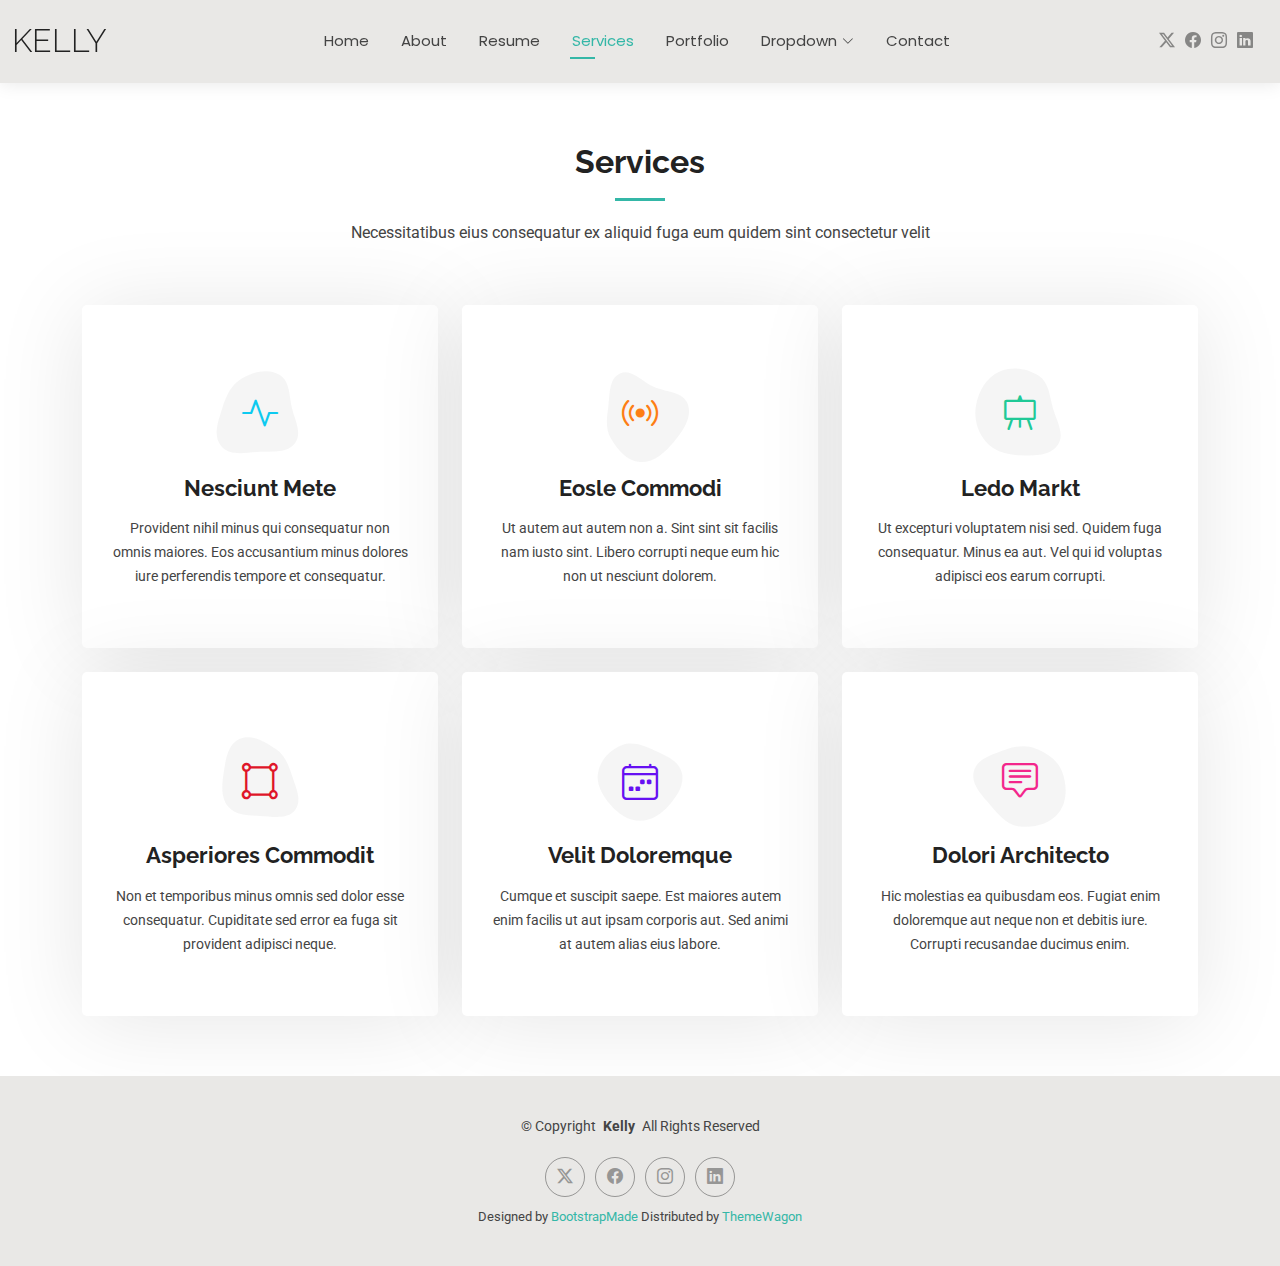
<file: services.html>
<!DOCTYPE html>
<html lang="en">

<head>
  <meta charset="utf-8">
  <meta content="width=device-width, initial-scale=1.0" name="viewport">
  <title>Services - Kelly Bootstrap Template</title>
  <meta name="description" content="">
  <meta name="keywords" content="">

  <!-- Favicons -->
  <link href="assets/img/favicon.png" rel="icon">
  <link href="assets/img/apple-touch-icon.png" rel="apple-touch-icon">

  <!-- Fonts -->
  <link href="https://fonts.googleapis.com" rel="preconnect">
  <link href="https://fonts.gstatic.com" rel="preconnect" crossorigin>
  <link href="https://fonts.googleapis.com/css2?family=Roboto:ital,wght@0,100;0,300;0,400;0,500;0,700;0,900;1,100;1,300;1,400;1,500;1,700;1,900&family=Poppins:ital,wght@0,100;0,200;0,300;0,400;0,500;0,600;0,700;0,800;0,900;1,100;1,200;1,300;1,400;1,500;1,600;1,700;1,800;1,900&family=Raleway:ital,wght@0,100;0,200;0,300;0,400;0,500;0,600;0,700;0,800;0,900;1,100;1,200;1,300;1,400;1,500;1,600;1,700;1,800;1,900&display=swap" rel="stylesheet">

  <!-- Vendor CSS Files -->
  <link href="assets/vendor/bootstrap/css/bootstrap.min.css" rel="stylesheet">
  <link href="assets/vendor/bootstrap-icons/bootstrap-icons.css" rel="stylesheet">
  <link href="assets/vendor/aos/aos.css" rel="stylesheet">
  <link href="assets/vendor/swiper/swiper-bundle.min.css" rel="stylesheet">
  <link href="assets/vendor/glightbox/css/glightbox.min.css" rel="stylesheet">

  <!-- Main CSS File -->
  <link href="assets/css/main.css" rel="stylesheet">

  <!-- =======================================================
  * Template Name: Kelly
  * Template URL: https://bootstrapmade.com/kelly-free-bootstrap-cv-resume-html-template/
  * Updated: Aug 07 2024 with Bootstrap v5.3.3
  * Author: BootstrapMade.com
  * License: https://bootstrapmade.com/license/
  ======================================================== -->
</head>

<body class="services-page">

  <header id="header" class="header d-flex align-items-center light-background sticky-top">
    <div class="container-fluid position-relative d-flex align-items-center justify-content-between">

      <a href="index.html" class="logo d-flex align-items-center me-auto me-xl-0">
        <!-- Uncomment the line below if you also wish to use an image logo -->
        <!-- <img src="assets/img/logo.png" alt=""> -->
        <h1 class="sitename">Kelly</h1>
      </a>

      <nav id="navmenu" class="navmenu">
        <ul>
          <li><a href="index.html">Home</a></li>
          <li><a href="about.html">About</a></li>
          <li><a href="resume.html">Resume</a></li>
          <li><a href="services.html" class="active">Services</a></li>
          <li><a href="portfolio.html">Portfolio</a></li>
          <li class="dropdown"><a href="#"><span>Dropdown</span> <i class="bi bi-chevron-down toggle-dropdown"></i></a>
            <ul>
              <li><a href="#">Dropdown 1</a></li>
              <li class="dropdown"><a href="#"><span>Deep Dropdown</span> <i class="bi bi-chevron-down toggle-dropdown"></i></a>
                <ul>
                  <li><a href="#">Deep Dropdown 1</a></li>
                  <li><a href="#">Deep Dropdown 2</a></li>
                  <li><a href="#">Deep Dropdown 3</a></li>
                  <li><a href="#">Deep Dropdown 4</a></li>
                  <li><a href="#">Deep Dropdown 5</a></li>
                </ul>
              </li>
              <li><a href="#">Dropdown 2</a></li>
              <li><a href="#">Dropdown 3</a></li>
              <li><a href="#">Dropdown 4</a></li>
            </ul>
          </li>
          <li><a href="contact.html">Contact</a></li>
        </ul>
        <i class="mobile-nav-toggle d-xl-none bi bi-list"></i>
      </nav>

      <div class="header-social-links">
        <a href="#" class="twitter"><i class="bi bi-twitter-x"></i></a>
        <a href="#" class="facebook"><i class="bi bi-facebook"></i></a>
        <a href="#" class="instagram"><i class="bi bi-instagram"></i></a>
        <a href="#" class="linkedin"><i class="bi bi-linkedin"></i></a>
      </div>

    </div>
  </header>

  <main class="main">

    <!-- Services Section -->
    <section id="services" class="services section">

      <!-- Section Title -->
      <div class="container section-title" data-aos="fade-up">
        <h2>Services</h2>
        <p>Necessitatibus eius consequatur ex aliquid fuga eum quidem sint consectetur velit</p>
      </div><!-- End Section Title -->

      <div class="container">

        <div class="row gy-4">

          <div class="col-lg-4 col-md-6" data-aos="fade-up" data-aos-delay="100">
            <div class="service-item item-cyan position-relative">
              <div class="icon">
                <svg width="100" height="100" viewBox="0 0 600 600" xmlns="http://www.w3.org/2000/svg">
                  <path stroke="none" stroke-width="0" fill="#f5f5f5" d="M300,521.0016835830174C376.1290562159157,517.8887921683347,466.0731472004068,529.7835943286574,510.70327084640275,468.03025145048787C554.3714126377745,407.6079735673963,508.03601936045806,328.9844924480964,491.2728898941984,256.3432110539036C474.5976632858925,184.082847569629,479.9380746630129,96.60480741107993,416.23090153303,58.64404602377083C348.86323505073057,18.502131276798302,261.93793281208167,40.57373210992963,193.5410806939664,78.93577620505333C130.42746243093433,114.334589627462,98.30271207620316,179.96522072025542,76.75703585869454,249.04625023123273C51.97151888228291,328.5150500222984,13.704378332031375,421.85034740162234,66.52175969318436,486.19268352777647C119.04800174914682,550.1803526380478,217.28368757567262,524.383925680826,300,521.0016835830174"></path>
                </svg>
                <i class="bi bi-activity"></i>
              </div>
              <a href="#" class="stretched-link">
                <h3>Nesciunt Mete</h3>
              </a>
              <p>Provident nihil minus qui consequatur non omnis maiores. Eos accusantium minus dolores iure perferendis tempore et consequatur.</p>
            </div>
          </div><!-- End Service Item -->

          <div class="col-lg-4 col-md-6" data-aos="fade-up" data-aos-delay="200">
            <div class="service-item item-orange position-relative">
              <div class="icon">
                <svg width="100" height="100" viewBox="0 0 600 600" xmlns="http://www.w3.org/2000/svg">
                  <path stroke="none" stroke-width="0" fill="#f5f5f5" d="M300,582.0697525312426C382.5290701553225,586.8405444964366,449.9789794690241,525.3245884688669,502.5850820975895,461.55621195738473C556.606425686781,396.0723002908107,615.8543463187945,314.28637112970534,586.6730223649479,234.56875336149918C558.9533121215079,158.8439757836574,454.9685369536778,164.00468322053177,381.49747125262974,130.76875717737553C312.15926192815925,99.40240125094834,248.97055460311594,18.661163978235184,179.8680185752513,50.54337015887873C110.5421016452524,82.52863877960104,119.82277516462835,180.83849132639028,109.12597500060166,256.43424936330496C100.08760227029461,320.3096726198365,92.17705696193138,384.0621239912766,124.79988738764834,439.7174275375508C164.83382741302287,508.01625554203684,220.96474134820875,577.5009287672846,300,582.0697525312426"></path>
                </svg>
                <i class="bi bi-broadcast"></i>
              </div>
              <a href="#" class="stretched-link">
                <h3>Eosle Commodi</h3>
              </a>
              <p>Ut autem aut autem non a. Sint sint sit facilis nam iusto sint. Libero corrupti neque eum hic non ut nesciunt dolorem.</p>
            </div>
          </div><!-- End Service Item -->

          <div class="col-lg-4 col-md-6" data-aos="fade-up" data-aos-delay="300">
            <div class="service-item item-teal position-relative">
              <div class="icon">
                <svg width="100" height="100" viewBox="0 0 600 600" xmlns="http://www.w3.org/2000/svg">
                  <path stroke="none" stroke-width="0" fill="#f5f5f5" d="M300,541.5067337569781C382.14930387511276,545.0595476570109,479.8736841581634,548.3450877840088,526.4010558755058,480.5488172755941C571.5218469581645,414.80211281144784,517.5187510058486,332.0715597781072,496.52539010469104,255.14436215662573C477.37192572678356,184.95920475031193,473.57363656557914,105.61284051026155,413.0603344069578,65.22779650032875C343.27470386102294,18.654635553484475,251.2091493199835,5.337323636656869,175.0934190732945,40.62881213300186C97.87086631185822,76.43348514350839,51.98124368387456,156.15599469081315,36.44837278890362,239.84606092416172C21.716077023791087,319.22268207091537,43.775223500013084,401.1760424656574,96.891909868211,461.97329694683043C147.22146801428983,519.5804099606455,223.5754009179313,538.201503339737,300,541.5067337569781"></path>
                </svg>
                <i class="bi bi-easel"></i>
              </div>
              <a href="#" class="stretched-link">
                <h3>Ledo Markt</h3>
              </a>
              <p>Ut excepturi voluptatem nisi sed. Quidem fuga consequatur. Minus ea aut. Vel qui id voluptas adipisci eos earum corrupti.</p>
            </div>
          </div><!-- End Service Item -->

          <div class="col-lg-4 col-md-6" data-aos="fade-up" data-aos-delay="400">
            <div class="service-item item-red position-relative">
              <div class="icon">
                <svg width="100" height="100" viewBox="0 0 600 600" xmlns="http://www.w3.org/2000/svg">
                  <path stroke="none" stroke-width="0" fill="#f5f5f5" d="M300,503.46388370962813C374.79870501325706,506.71871716319447,464.8034551963731,527.1746412648533,510.4981551193396,467.86667711651364C555.9287308511215,408.9015244558933,512.6030010748507,327.5744911775523,490.211057578863,256.5855673507754C471.097692560561,195.9906835881958,447.69079081568157,138.11976852964426,395.19560036434837,102.3242989838813C329.3053358748298,57.3949838291264,248.02791733380457,8.279543830951368,175.87071277845988,42.242879143198664C103.41431057327972,76.34704239035025,93.79494320519305,170.9812938413882,81.28167332365135,250.07896920659033C70.17666984294237,320.27484674793965,64.84698225790005,396.69656628748305,111.28512138212992,450.4950937839243C156.20124167950087,502.5303643271138,231.32542653798444,500.4755392045468,300,503.46388370962813"></path>
                </svg>
                <i class="bi bi-bounding-box-circles"></i>
              </div>
              <a href="#" class="stretched-link">
                <h3>Asperiores Commodit</h3>
              </a>
              <p>Non et temporibus minus omnis sed dolor esse consequatur. Cupiditate sed error ea fuga sit provident adipisci neque.</p>
              <a href="#" class="stretched-link"></a>
            </div>
          </div><!-- End Service Item -->

          <div class="col-lg-4 col-md-6" data-aos="fade-up" data-aos-delay="500">
            <div class="service-item item-indigo position-relative">
              <div class="icon">
                <svg width="100" height="100" viewBox="0 0 600 600" xmlns="http://www.w3.org/2000/svg">
                  <path stroke="none" stroke-width="0" fill="#f5f5f5" d="M300,532.3542879108572C369.38199826031484,532.3153073249985,429.10787420159085,491.63046689027357,474.5244479745417,439.17860296908856C522.8885846962883,383.3225815378663,569.1668002868075,314.3205725914397,550.7432151929288,242.7694973846089C532.6665558377875,172.5657663291529,456.2379748765914,142.6223662098291,390.3689995646985,112.34683881706744C326.66090330228417,83.06452184765237,258.84405631176094,53.51806209861945,193.32584062364296,78.48882559362697C121.61183558270385,105.82097193414197,62.805066853699245,167.19869350419734,48.57481801355237,242.6138429142374C34.843463184063346,315.3850353017275,76.69343916112496,383.4422959591041,125.22947124332185,439.3748458443577C170.7312796277747,491.8107796887764,230.57421082200815,532.3932930995766,300,532.3542879108572"></path>
                </svg>
                <i class="bi bi-calendar4-week icon"></i>
              </div>
              <a href="#" class="stretched-link">
                <h3>Velit Doloremque</h3>
              </a>
              <p>Cumque et suscipit saepe. Est maiores autem enim facilis ut aut ipsam corporis aut. Sed animi at autem alias eius labore.</p>
              <a href="#" class="stretched-link"></a>
            </div>
          </div><!-- End Service Item -->

          <div class="col-lg-4 col-md-6" data-aos="fade-up" data-aos-delay="600">
            <div class="service-item item-pink position-relative">
              <div class="icon">
                <svg width="100" height="100" viewBox="0 0 600 600" xmlns="http://www.w3.org/2000/svg">
                  <path stroke="none" stroke-width="0" fill="#f5f5f5" d="M300,566.797414625762C385.7384707136149,576.1784315230908,478.7894351017131,552.8928747891023,531.9192734346935,484.94944893311C584.6109503024035,417.5663521118492,582.489472248146,322.67544863468447,553.9536738515405,242.03673114598146C529.1557734026468,171.96086150256528,465.24506316201064,127.66468636344209,395.9583748389544,100.7403814666027C334.2173773831606,76.7482773500951,269.4350130405921,84.62216499799875,207.1952322260088,107.2889140133804C132.92018162631612,134.33871894543012,41.79353780512637,160.00259165414826,22.644507872594943,236.69541883565114C3.319112789854554,314.0945973066697,72.72355303640163,379.243833228382,124.04198916343866,440.3218312028393C172.9286146004772,498.5055451809895,224.45579914871206,558.5317968840102,300,566.797414625762"></path>
                </svg>
                <i class="bi bi-chat-square-text"></i>
              </div>
              <a href="#" class="stretched-link">
                <h3>Dolori Architecto</h3>
              </a>
              <p>Hic molestias ea quibusdam eos. Fugiat enim doloremque aut neque non et debitis iure. Corrupti recusandae ducimus enim.</p>
              <a href="#" class="stretched-link"></a>
            </div>
          </div><!-- End Service Item -->

        </div>

      </div>

    </section><!-- /Services Section -->

  </main>

  <footer id="footer" class="footer light-background">

    <div class="container">
      <div class="copyright text-center ">
        <p>© <span>Copyright</span> <strong class="px-1 sitename">Kelly</strong> <span>All Rights Reserved<br></span></p>
      </div>
      <div class="social-links d-flex justify-content-center">
        <a href=""><i class="bi bi-twitter-x"></i></a>
        <a href=""><i class="bi bi-facebook"></i></a>
        <a href=""><i class="bi bi-instagram"></i></a>
        <a href=""><i class="bi bi-linkedin"></i></a>
      </div>
      <div class="credits">
        <!-- All the links in the footer should remain intact. -->
        <!-- You can delete the links only if you've purchased the pro version. -->
        <!-- Licensing information: https://bootstrapmade.com/license/ -->
        <!-- Purchase the pro version with working PHP/AJAX contact form: [buy-url] -->
        Designed by <a href="https://bootstrapmade.com/">BootstrapMade</a> Distributed by <a href=“https://themewagon.com>ThemeWagon
      </div>
    </div>

  </footer>

  <!-- Scroll Top -->
  <a href="#" id="scroll-top" class="scroll-top d-flex align-items-center justify-content-center"><i class="bi bi-arrow-up-short"></i></a>

  <!-- Preloader -->
  <div id="preloader"></div>

  <!-- Vendor JS Files -->
  <script src="assets/vendor/bootstrap/js/bootstrap.bundle.min.js"></script>
  <script src="assets/vendor/php-email-form/validate.js"></script>
  <script src="assets/vendor/aos/aos.js"></script>
  <script src="assets/vendor/waypoints/noframework.waypoints.js"></script>
  <script src="assets/vendor/purecounter/purecounter_vanilla.js"></script>
  <script src="assets/vendor/swiper/swiper-bundle.min.js"></script>
  <script src="assets/vendor/glightbox/js/glightbox.min.js"></script>
  <script src="assets/vendor/imagesloaded/imagesloaded.pkgd.min.js"></script>
  <script src="assets/vendor/isotope-layout/isotope.pkgd.min.js"></script>

  <!-- Main JS File -->
  <script src="assets/js/main.js"></script>

</body>

</html>
</file>
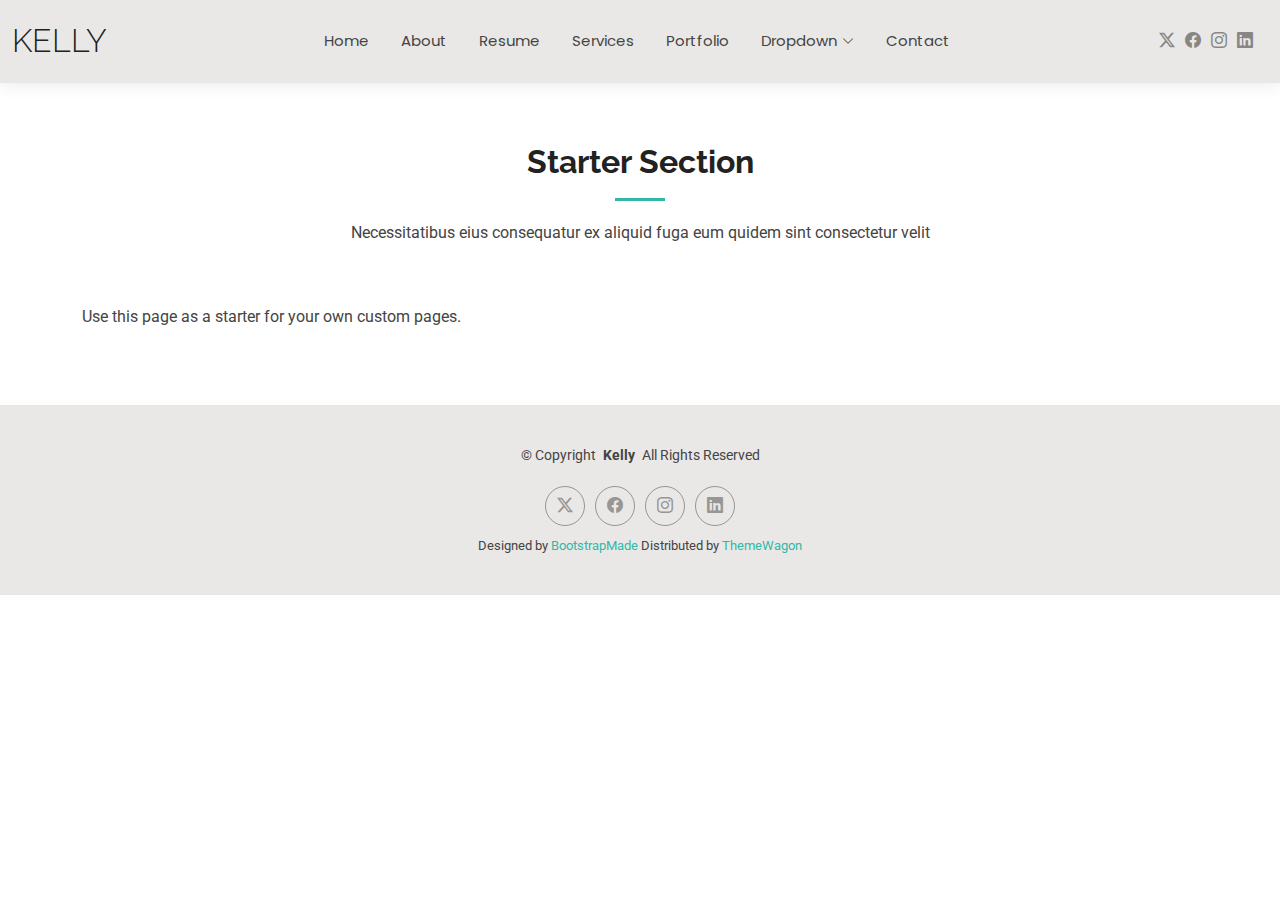
<file: starter-page.html>
<!DOCTYPE html>
<html lang="en">

<head>
  <meta charset="utf-8">
  <meta content="width=device-width, initial-scale=1.0" name="viewport">
  <title>Starter Page - Kelly Bootstrap Template</title>
  <meta name="description" content="">
  <meta name="keywords" content="">

  <!-- Favicons -->
  <link href="assets/img/favicon.png" rel="icon">
  <link href="assets/img/apple-touch-icon.png" rel="apple-touch-icon">

  <!-- Fonts -->
  <link href="https://fonts.googleapis.com" rel="preconnect">
  <link href="https://fonts.gstatic.com" rel="preconnect" crossorigin>
  <link href="https://fonts.googleapis.com/css2?family=Roboto:ital,wght@0,100;0,300;0,400;0,500;0,700;0,900;1,100;1,300;1,400;1,500;1,700;1,900&family=Poppins:ital,wght@0,100;0,200;0,300;0,400;0,500;0,600;0,700;0,800;0,900;1,100;1,200;1,300;1,400;1,500;1,600;1,700;1,800;1,900&family=Raleway:ital,wght@0,100;0,200;0,300;0,400;0,500;0,600;0,700;0,800;0,900;1,100;1,200;1,300;1,400;1,500;1,600;1,700;1,800;1,900&display=swap" rel="stylesheet">

  <!-- Vendor CSS Files -->
  <link href="assets/vendor/bootstrap/css/bootstrap.min.css" rel="stylesheet">
  <link href="assets/vendor/bootstrap-icons/bootstrap-icons.css" rel="stylesheet">
  <link href="assets/vendor/aos/aos.css" rel="stylesheet">
  <link href="assets/vendor/swiper/swiper-bundle.min.css" rel="stylesheet">
  <link href="assets/vendor/glightbox/css/glightbox.min.css" rel="stylesheet">

  <!-- Main CSS File -->
  <link href="assets/css/main.css" rel="stylesheet">

  <!-- =======================================================
  * Template Name: Kelly
  * Template URL: https://bootstrapmade.com/kelly-free-bootstrap-cv-resume-html-template/
  * Updated: Aug 07 2024 with Bootstrap v5.3.3
  * Author: BootstrapMade.com
  * License: https://bootstrapmade.com/license/
  ======================================================== -->
</head>

<body class="starter-page-page">

  <header id="header" class="header d-flex align-items-center light-background sticky-top">
    <div class="container-fluid position-relative d-flex align-items-center justify-content-between">

      <a href="index.html" class="logo d-flex align-items-center me-auto me-xl-0">
        <!-- Uncomment the line below if you also wish to use an image logo -->
        <!-- <img src="assets/img/logo.png" alt=""> -->
        <h1 class="sitename">Kelly</h1>
      </a>

      <nav id="navmenu" class="navmenu">
        <ul>
          <li><a href="index.html">Home</a></li>
          <li><a href="about.html">About</a></li>
          <li><a href="resume.html">Resume</a></li>
          <li><a href="services.html">Services</a></li>
          <li><a href="portfolio.html">Portfolio</a></li>
          <li class="dropdown"><a href="#"><span>Dropdown</span> <i class="bi bi-chevron-down toggle-dropdown"></i></a>
            <ul>
              <li><a href="#">Dropdown 1</a></li>
              <li class="dropdown"><a href="#"><span>Deep Dropdown</span> <i class="bi bi-chevron-down toggle-dropdown"></i></a>
                <ul>
                  <li><a href="#">Deep Dropdown 1</a></li>
                  <li><a href="#">Deep Dropdown 2</a></li>
                  <li><a href="#">Deep Dropdown 3</a></li>
                  <li><a href="#">Deep Dropdown 4</a></li>
                  <li><a href="#">Deep Dropdown 5</a></li>
                </ul>
              </li>
              <li><a href="#">Dropdown 2</a></li>
              <li><a href="#">Dropdown 3</a></li>
              <li><a href="#">Dropdown 4</a></li>
            </ul>
          </li>
          <li><a href="contact.html">Contact</a></li>
        </ul>
        <i class="mobile-nav-toggle d-xl-none bi bi-list"></i>
      </nav>

      <div class="header-social-links">
        <a href="#" class="twitter"><i class="bi bi-twitter-x"></i></a>
        <a href="#" class="facebook"><i class="bi bi-facebook"></i></a>
        <a href="#" class="instagram"><i class="bi bi-instagram"></i></a>
        <a href="#" class="linkedin"><i class="bi bi-linkedin"></i></a>
      </div>

    </div>
  </header>

  <main class="main">

    <!-- Starter Section Section -->
    <section id="starter-section" class="starter-section section">

      <!-- Section Title -->
      <div class="container section-title" data-aos="fade-up">
        <h2>Starter Section</h2>
        <p>Necessitatibus eius consequatur ex aliquid fuga eum quidem sint consectetur velit</p>
      </div><!-- End Section Title -->

      <div class="container" data-aos="fade-up">
        <p>Use this page as a starter for your own custom pages.</p>
      </div>

    </section><!-- /Starter Section Section -->

  </main>

  <footer id="footer" class="footer light-background">

    <div class="container">
      <div class="copyright text-center ">
        <p>© <span>Copyright</span> <strong class="px-1 sitename">Kelly</strong> <span>All Rights Reserved<br></span></p>
      </div>
      <div class="social-links d-flex justify-content-center">
        <a href=""><i class="bi bi-twitter-x"></i></a>
        <a href=""><i class="bi bi-facebook"></i></a>
        <a href=""><i class="bi bi-instagram"></i></a>
        <a href=""><i class="bi bi-linkedin"></i></a>
      </div>
      <div class="credits">
        <!-- All the links in the footer should remain intact. -->
        <!-- You can delete the links only if you've purchased the pro version. -->
        <!-- Licensing information: https://bootstrapmade.com/license/ -->
        <!-- Purchase the pro version with working PHP/AJAX contact form: [buy-url] -->
        Designed by <a href="https://bootstrapmade.com/">BootstrapMade</a> Distributed by <a href=“https://themewagon.com>ThemeWagon
      </div>
    </div>

  </footer>

  <!-- Scroll Top -->
  <a href="#" id="scroll-top" class="scroll-top d-flex align-items-center justify-content-center"><i class="bi bi-arrow-up-short"></i></a>

  <!-- Preloader -->
  <div id="preloader"></div>

  <!-- Vendor JS Files -->
  <script src="assets/vendor/bootstrap/js/bootstrap.bundle.min.js"></script>
  <script src="assets/vendor/php-email-form/validate.js"></script>
  <script src="assets/vendor/aos/aos.js"></script>
  <script src="assets/vendor/waypoints/noframework.waypoints.js"></script>
  <script src="assets/vendor/purecounter/purecounter_vanilla.js"></script>
  <script src="assets/vendor/swiper/swiper-bundle.min.js"></script>
  <script src="assets/vendor/glightbox/js/glightbox.min.js"></script>
  <script src="assets/vendor/imagesloaded/imagesloaded.pkgd.min.js"></script>
  <script src="assets/vendor/isotope-layout/isotope.pkgd.min.js"></script>

  <!-- Main JS File -->
  <script src="assets/js/main.js"></script>

</body>

</html>
</file>
<file: css/main.css>
@import url('https://fonts.googleapis.com/css2?family=Birthstone&display=swap');

.ballet-hwang {
  font-family: "Birthstone", cursive;
  font-weight: 400;
  font-style: normal;
}



/* Fonts */
:root {
  --default-font: "Roboto",  system-ui, -apple-system, "Segoe UI", Roboto, "Helvetica Neue", Arial, "Noto Sans", "Liberation Sans", sans-serif, "Apple Color Emoji", "Segoe UI Emoji", "Segoe UI Symbol", "Noto Color Emoji";
  --heading-font: "Raleway",  sans-serif;
  --nav-font: "Poppins",  sans-serif;
}

/* Global Colors - The following color variables are used throughout the website. Updating them here will change the color scheme of the entire website */
:root { 
  --background-color: #ffffff; /* Background color for the entire website, including individual sections */
  --default-color: #444444; /* Default color used for the majority of the text content across the entire website */
  --heading-color: #222222; /* Color for headings, subheadings and title throughout the website */
  --accent-color: #34b7a7; /* Accent color that represents your brand on the website. It's used for buttons, links, and other elements that need to stand out */
  --surface-color: #ffffff; /* The surface color is used as a background of boxed elements within sections, such as cards, icon boxes, or other elements that require a visual separation from the global background. */
  --contrast-color: #ffffff; /* Contrast color for text, ensuring readability against backgrounds of accent, heading, or default colors. */
}

/* Nav Menu Colors - The following color variables are used specifically for the navigation menu. They are separate from the global colors to allow for more customization options */
:root {
  --nav-color: #444444;  /* The default color of the main navmenu links */
  --nav-hover-color: #34b7a7; /* Applied to main navmenu links when they are hovered over or active */
  --nav-mobile-background-color: #ffffff; /* Used as the background color for mobile navigation menu */
  --nav-dropdown-background-color: #ffffff; /* Used as the background color for dropdown items that appear when hovering over primary navigation items */
  --nav-dropdown-color: #444444; /* Used for navigation links of the dropdown items in the navigation menu. */
  --nav-dropdown-hover-color: #34b7a7; /* Similar to --nav-hover-color, this color is applied to dropdown navigation links when they are hovered over. */
}

/* Color Presets - These classes override global colors when applied to any section or element, providing reuse of the sam color scheme. */

.light-background {
  --background-color: #e9e8e6;
  --surface-color: #ffffff;
}

.dark-background {
  --background-color: #060606;
  --default-color: #ffffff;
  --heading-color: #ffffff;
  --surface-color: #252525;
  --contrast-color: #ffffff;
}

/* Smooth scroll */
:root {
  scroll-behavior: smooth;
}

/*--------------------------------------------------------------
# General Styling & Shared Classes
--------------------------------------------------------------*/
body {
  color: var(--default-color);
  background-color: var(--background-color);
  font-family: var(--default-font);
}

a {
  color: var(--accent-color);
  text-decoration: none;
  transition: 0.3s;
}

a:hover {
  color: color-mix(in srgb, var(--accent-color), transparent 25%);
  text-decoration: none;
}

h1,
h2,
h3,
h4,
h5,
h6 {
  color: var(--heading-color);
  font-family: var(--heading-font);
}

/* PHP Email Form Messages
------------------------------*/
.php-email-form .error-message {
  display: none;
  background: #df1529;
  color: #ffffff;
  text-align: left;
  padding: 15px;
  margin-bottom: 24px;
  font-weight: 600;
}

.php-email-form .sent-message {
  display: none;
  color: #ffffff;
  background: #059652;
  text-align: center;
  padding: 15px;
  margin-bottom: 24px;
  font-weight: 600;
}

.php-email-form .loading {
  display: none;
  background: var(--surface-color);
  text-align: center;
  padding: 15px;
  margin-bottom: 24px;
}

.php-email-form .loading:before {
  content: "";
  display: inline-block;
  border-radius: 50%;
  width: 24px;
  height: 24px;
  margin: 0 10px -6px 0;
  border: 3px solid var(--accent-color);
  border-top-color: var(--surface-color);
  animation: php-email-form-loading 1s linear infinite;
}

@keyframes php-email-form-loading {
  0% {
    transform: rotate(0deg);
  }

  100% {
    transform: rotate(360deg);
  }
}

/*--------------------------------------------------------------
# Global Header
--------------------------------------------------------------*/
.header {
  color: var(--default-color);
  background-color: var(--background-color);
  padding: 15px 0;
  transition: all 0.5s;
  z-index: 997;
  box-shadow: 0px 0 18px rgba(0, 0, 0, 0.1);
}

.header .logo {
  line-height: 1;
}

.header .logo img {
  max-height: 36px;
  margin-right: 8px;
}

.header .logo h1 {
  font-size: 32px;
  margin: 0;
  font-weight: 300;
  text-transform: uppercase;
  color: var(--heading-color);
}

.header .header-social-links {
  padding-right: 15px;
}

.header .header-social-links a {
  color: color-mix(in srgb, var(--default-color), transparent 40%);
  padding-left: 6px;
  display: inline-block;
  transition: 0.3s;
  font-size: 16px;
}

.header .header-social-links a:hover {
  color: var(--accent-color);
}

.header .header-social-links a i {
  line-height: 0px;
}

@media (max-width: 1200px) {
  .header .logo {
    order: 1;
  }

  .header .header-social-links {
    order: 2;
  }

  .header .navmenu {
    order: 3;
  }
}

/*--------------------------------------------------------------
# Navigation Menu
--------------------------------------------------------------*/
/* Desktop Navigation */
@media (min-width: 1200px) {
  .navmenu {
    padding: 0;
  }

  .navmenu ul {
    margin: 0;
    padding: 0;
    display: flex;
    list-style: none;
    align-items: center;
  }

  .navmenu li {
    position: relative;
  }

  .navmenu>ul>li {
    white-space: nowrap;
    padding: 15px 14px;
  }

  .navmenu>ul>li:last-child {
    padding-right: 0;
  }

  .navmenu a,
  .navmenu a:focus {
    color: var(--nav-color);
    font-size: 15px;
    padding: 0 2px;
    font-family: var(--nav-font);
    font-weight: 400;
    display: flex;
    align-items: center;
    justify-content: space-between;
    white-space: nowrap;
    transition: 0.3s;
    position: relative;
  }

  .navmenu a i,
  .navmenu a:focus i {
    font-size: 12px;
    line-height: 0;
    margin-left: 5px;
    transition: 0.3s;
  }

  .navmenu>ul>li>a:before {
    content: "";
    position: absolute;
    height: 2px;
    bottom: -6px;
    left: 0;
    background-color: var(--nav-hover-color);
    visibility: hidden;
    width: 0px;
    transition: all 0.3s ease-in-out 0s;
  }

  .navmenu a:hover:before,
  .navmenu li:hover>a:before,
  .navmenu .active:before {
    visibility: visible;
    width: 25px;
  }

  .navmenu li:hover>a,
  .navmenu .active,
  .navmenu .active:focus {
    color: var(--nav-hover-color);
  }

  .navmenu .dropdown ul {
    margin: 0;
    padding: 10px 0;
    background: var(--nav-dropdown-background-color);
    display: block;
    position: absolute;
    visibility: hidden;
    left: 14px;
    top: 130%;
    opacity: 0;
    transition: 0.3s;
    border-radius: 4px;
    z-index: 99;
    box-shadow: 0px 0px 30px rgba(0, 0, 0, 0.1);
  }

  .navmenu .dropdown ul li {
    min-width: 200px;
  }

  .navmenu .dropdown ul a {
    padding: 10px 20px;
    font-size: 15px;
    text-transform: none;
    color: var(--nav-dropdown-color);
  }

  .navmenu .dropdown ul a i {
    font-size: 12px;
  }

  .navmenu .dropdown ul a:hover,
  .navmenu .dropdown ul .active:hover,
  .navmenu .dropdown ul li:hover>a {
    color: var(--nav-dropdown-hover-color);
  }

  .navmenu .dropdown:hover>ul {
    opacity: 1;
    top: 100%;
    visibility: visible;
  }

  .navmenu .dropdown .dropdown ul {
    top: 0;
    left: -90%;
    visibility: hidden;
  }

  .navmenu .dropdown .dropdown:hover>ul {
    opacity: 1;
    top: 0;
    left: -100%;
    visibility: visible;
  }
}

/* Mobile Navigation */
@media (max-width: 1199px) {
  .mobile-nav-toggle {
    color: var(--nav-color);
    font-size: 28px;
    line-height: 0;
    margin-right: 10px;
    cursor: pointer;
    transition: color 0.3s;
  }

  .navmenu {
    padding: 0;
    z-index: 9997;
  }

  .navmenu ul {
    display: none;
    list-style: none;
    position: absolute;
    inset: 60px 20px 20px 20px;
    padding: 10px 0;
    margin: 0;
    border-radius: 6px;
    background-color: var(--nav-mobile-background-color);
    border: 1px solid color-mix(in srgb, var(--default-color), transparent 90%);
    box-shadow: none;
    overflow-y: auto;
    transition: 0.3s;
    z-index: 9998;
  }

  .navmenu a,
  .navmenu a:focus {
    color: var(--nav-dropdown-color);
    padding: 10px 20px;
    font-family: var(--nav-font);
    font-size: 17px;
    font-weight: 500;
    display: flex;
    align-items: center;
    justify-content: space-between;
    white-space: nowrap;
    transition: 0.3s;
  }

  .navmenu a i,
  .navmenu a:focus i {
    font-size: 12px;
    line-height: 0;
    margin-left: 5px;
    width: 30px;
    height: 30px;
    display: flex;
    align-items: center;
    justify-content: center;
    border-radius: 50%;
    transition: 0.3s;
    background-color: color-mix(in srgb, var(--accent-color), transparent 90%);
  }

  .navmenu a i:hover,
  .navmenu a:focus i:hover {
    background-color: var(--accent-color);
    color: var(--contrast-color);
  }

  .navmenu a:hover,
  .navmenu .active,
  .navmenu .active:focus {
    color: var(--nav-dropdown-hover-color);
  }

  .navmenu .active i,
  .navmenu .active:focus i {
    background-color: var(--accent-color);
    color: var(--contrast-color);
    transform: rotate(180deg);
  }

  .navmenu .dropdown ul {
    position: static;
    display: none;
    z-index: 99;
    padding: 10px 0;
    margin: 10px 20px;
    background-color: var(--nav-dropdown-background-color);
    transition: all 0.5s ease-in-out;
  }

  .navmenu .dropdown ul ul {
    background-color: rgba(33, 37, 41, 0.1);
  }

  .navmenu .dropdown>.dropdown-active {
    display: block;
    background-color: rgba(33, 37, 41, 0.03);
  }

  .mobile-nav-active {
    overflow: hidden;
  }

  .mobile-nav-active .mobile-nav-toggle {
    color: #fff;
    position: absolute;
    font-size: 32px;
    top: 15px;
    right: 15px;
    margin-right: 0;
    z-index: 9999;
  }

  .mobile-nav-active .navmenu {
    position: fixed;
    overflow: hidden;
    inset: 0;
    background: rgba(33, 37, 41, 0.8);
    transition: 0.3s;
  }

  .mobile-nav-active .navmenu>ul {
    display: block;
  }
}

/*--------------------------------------------------------------
# Global Footer
--------------------------------------------------------------*/
.footer {
  color: var(--default-color);
  background-color: var(--background-color);
  font-size: 14px;
  padding: 40px 0;
  position: relative;
}

.footer .copyright p {
  margin-bottom: 0;
}

.footer .social-links {
  margin-top: 20px;
}

.footer .social-links a {
  display: flex;
  align-items: center;
  justify-content: center;
  width: 40px;
  height: 40px;
  border-radius: 50%;
  border: 1px solid color-mix(in srgb, var(--default-color), transparent 50%);
  font-size: 16px;
  color: color-mix(in srgb, var(--default-color), transparent 50%);
  margin: 0 5px;
  transition: 0.3s;
}

.footer .social-links a:hover {
  color: var(--accent-color);
  border-color: var(--accent-color);
}

.footer .credits {
  margin-top: 10px;
  font-size: 13px;
  text-align: center;
}

/*--------------------------------------------------------------
# Preloader
--------------------------------------------------------------*/
#preloader {
  position: fixed;
  inset: 0;
  z-index: 9999;
  overflow: hidden;
  background-color: var(--background-color);
  transition: all 0.6s ease-out;
  width: 100%;
  height: 100vh;
}

#preloader:before,
#preloader:after {
  content: "";
  position: absolute;
  border: 4px solid var(--accent-color);
  border-radius: 50%;
  animation: animate-preloader 2s cubic-bezier(0, 0.2, 0.8, 1) infinite;
}

#preloader:after {
  animation-delay: -0.5s;
}

@keyframes animate-preloader {
  0% {
    width: 10px;
    height: 10px;
    top: calc(50% - 5px);
    left: calc(50% - 5px);
    opacity: 1;
  }

  100% {
    width: 72px;
    height: 72px;
    top: calc(50% - 36px);
    left: calc(50% - 36px);
    opacity: 0;
  }
}

/*--------------------------------------------------------------
# Scroll Top Button
--------------------------------------------------------------*/
.scroll-top {
  position: fixed;
  visibility: hidden;
  opacity: 0;
  right: 15px;
  bottom: -15px;
  z-index: 99999;
  background-color: var(--accent-color);
  width: 44px;
  height: 44px;
  border-radius: 50px;
  transition: all 0.4s;
}

.scroll-top i {
  font-size: 24px;
  color: var(--contrast-color);
  line-height: 0;
}

.scroll-top:hover {
  background-color: color-mix(in srgb, var(--accent-color), transparent 20%);
  color: var(--contrast-color);
}

.scroll-top.active {
  visibility: visible;
  opacity: 1;
  bottom: 15px;
}

/*--------------------------------------------------------------
# Disable aos animation delay on mobile devices
--------------------------------------------------------------*/
@media screen and (max-width: 768px) {
  [data-aos-delay] {
    transition-delay: 0 !important;
  }
}

/*--------------------------------------------------------------
# Global Page Titles & Breadcrumbs
--------------------------------------------------------------*/
.page-title {
  color: var(--default-color);
  background-color: var(--background-color);
  padding: 25px 0;
  position: relative;
  border-bottom: 1px solid color-mix(in srgb, var(--default-color), transparent 85%);
}

.page-title h1 {
  font-size: 24px;
  font-weight: 400;
}

.page-title .breadcrumbs ol {
  display: flex;
  flex-wrap: wrap;
  list-style: none;
  padding: 0;
  margin: 0;
  font-size: 14px;
  font-weight: 400;
}

.page-title .breadcrumbs ol li+li {
  padding-left: 10px;
}

.page-title .breadcrumbs ol li+li::before {
  content: "/";
  display: inline-block;
  padding-right: 10px;
  color: color-mix(in srgb, var(--default-color), transparent 70%);
}

/*--------------------------------------------------------------
# Global Sections
--------------------------------------------------------------*/
section,
.section {
  color: var(--default-color);
  background-color: var(--background-color);
  padding: 60px 0;
  scroll-margin-top: 100px;
  overflow: clip;
}

@media (max-width: 1199px) {

  section,
  .section {
    scroll-margin-top: 66px;
  }
}

/*--------------------------------------------------------------
# Global Section Titles
--------------------------------------------------------------*/
.section-title {
  text-align: center;
  padding-bottom: 60px;
  position: relative;
}

.section-title h2 {
  font-size: 32px;
  font-weight: 700;
  margin-bottom: 20px;
  padding-bottom: 20px;
  position: relative;
}

.section-title h2:after {
  content: "";
  position: absolute;
  display: block;
  width: 50px;
  height: 3px;
  background: var(--accent-color);
  left: 0;
  right: 0;
  bottom: 0;
  margin: auto;
}

.section-title p {
  margin-bottom: 0;
}

/*--------------------------------------------------------------
# Hero Section
--------------------------------------------------------------*/
.hero {
  width: 100%;
  min-height: calc(100vh - 82px);
  position: relative;
  padding: 80px 0;
  display: flex;
  align-items: center;
  justify-content: center;
}

@media (max-width: 1200px) {
  .hero {
    min-height: calc(100vh - 68px);
  }
}

.hero img {
  position: absolute;
  inset: 0;
  display: block;
  width: 100%;
  height: 100%;
  object-fit: cover;
  z-index: 1;
}

.hero .container {
  position: relative;
  z-index: 3;
}

.hero h2 {
  margin: 0;
  font-size: 48px;
  font-weight: 700;
}

.hero p {
  margin: 10px 0 0 0;
  font-size: 24px;
  color: var(--heading-color);
}

.hero .btn-get-started {
  color: var(--contrast-color);
  background: var(--accent-color);
  font-family: var(--heading-font);
  text-transform: uppercase;
  font-weight: 600;
  font-size: 12px;
  letter-spacing: 1px;
  display: inline-block;
  padding: 12px 40px;
  border-radius: 50px;
  transition: 0.5s;
  margin-top: 30px;
}

.hero .btn-get-started:hover {
  background: color-mix(in srgb, var(--accent-color) 90%, white 20%);
}

@media (max-width: 768px) {
  .hero h2 {
    font-size: 32px;
  }

  .hero p {
    font-size: 18px;
  }
}

/*--------------------------------------------------------------
# About Section
--------------------------------------------------------------*/
.about .content h2 {
  font-weight: 700;
  font-size: 24px;
}

.about .content ul {
  list-style: none;
  padding: 0;
}

.about .content ul li {
  margin-bottom: 20px;
  display: flex;
  align-items: center;
}

.about .content ul strong {
  margin-right: 10px;
}

.about .content ul i {
  font-size: 16px;
  margin-right: 5px;
  color: var(--accent-color);
  line-height: 0;
}

/*--------------------------------------------------------------
# Skills Section
--------------------------------------------------------------*/
.skills .progress {
  height: 60px;
  display: block;
  background: none;
  border-radius: 0;
}

.skills .progress .skill {
  color: var(--heading-color);
  padding: 0;
  margin: 0 0 6px 0;
  text-transform: uppercase;
  display: block;
  font-weight: 600;
  font-family: var(--heading-font);
}

.skills .progress .skill .val {
  float: right;
  font-style: normal;
}

.skills .progress-bar-wrap {
  background: color-mix(in srgb, var(--default-color), transparent 90%);
  height: 20px;
}

.skills .progress-bar {
  width: 1px;
  height: 20px;
  transition: 0.9s;
  /* background-color: var(--accent-color); */
}

/*--------------------------------------------------------------
# Stats Section
--------------------------------------------------------------*/
.stats .stats-item {
  padding: 30px;
  width: 100%;
}

.stats .stats-item span {
  color: var(--heading-color);
  font-size: 48px;
  display: block;
  font-weight: 700;
  margin-bottom: 20px;
  padding-bottom: 20px;
  position: relative;
}

.stats .stats-item span:after {
  content: "";
  position: absolute;
  display: block;
  width: 25px;
  height: 3px;
  background: var(--accent-color);
  left: 0;
  right: 0;
  bottom: 0;
  margin: auto;
}

.stats .stats-item p {
  color: color-mix(in srgb, var(--default-color), transparent 40%);
  padding: 0;
  margin: 0;
  font-family: var(--heading-font);
  font-weight: 500;
}

/*--------------------------------------------------------------
# Testimonials Section
--------------------------------------------------------------*/
.testimonials .section-header {
  margin-bottom: 40px;
}

.testimonials .testimonials-carousel,
.testimonials .testimonials-slider {
  overflow: hidden;
}

.testimonials .testimonial-item {
  text-align: center;
}

.testimonials .testimonial-item .testimonial-img {
  width: 120px;
  border-radius: 50%;
  border: 4px solid var(--background-color);
  margin: 0 auto;
}

.testimonials .testimonial-item h3 {
  font-size: 20px;
  font-weight: bold;
  margin: 10px 0 5px 0;
}

.testimonials .testimonial-item h4 {
  font-size: 14px;
  color: color-mix(in srgb, var(--default-color), transparent 40%);
  margin: 0 0 15px 0;
}

.testimonials .testimonial-item .stars {
  margin-bottom: 15px;
}

.testimonials .testimonial-item .stars i {
  color: #ffc107;
  margin: 0 1px;
}

.testimonials .testimonial-item .quote-icon-left,
.testimonials .testimonial-item .quote-icon-right {
  color: color-mix(in srgb, var(--accent-color), transparent 50%);
  font-size: 26px;
  line-height: 0;
}

.testimonials .testimonial-item .quote-icon-left {
  display: inline-block;
  left: -5px;
  position: relative;
}

.testimonials .testimonial-item .quote-icon-right {
  display: inline-block;
  right: -5px;
  position: relative;
  top: 10px;
  transform: scale(-1, -1);
}

.testimonials .testimonial-item p {
  font-style: italic;
  margin: 0 auto 15px auto;
}

.testimonials .swiper-wrapper {
  height: auto;
}

.testimonials .swiper-pagination {
  margin-top: 20px;
  position: relative;
}

.testimonials .swiper-pagination .swiper-pagination-bullet {
  width: 12px;
  height: 12px;
  opacity: 1;
  background-color: color-mix(in srgb, var(--default-color), transparent 85%);
}

.testimonials .swiper-pagination .swiper-pagination-bullet-active {
  background-color: var(--accent-color);
}

@media (min-width: 992px) {
  .testimonials .testimonial-item p {
    width: 80%;
  }
}

/*--------------------------------------------------------------
# Resume Section
--------------------------------------------------------------*/
.resume .resume-title {
  color: var(--heading-color);
  font-size: 26px;
  font-weight: 700;
  margin-top: 20px;
  margin-bottom: 20px;
}

.resume .resume-item {
  padding: 0 0 20px 20px;
  margin-top: -2px;
  border-left: 2px solid var(--accent-color);
  position: relative;
}

.resume .resume-item h4 {
  line-height: 18px;
  font-size: 18px;
  font-weight: 600;
  text-transform: uppercase;
  color: color-mix(in srgb, var(--default-color), transparent 20%);
  margin-bottom: 10px;
}

.resume .resume-item h5 {
  font-size: 16px;
  padding: 5px 15px;
  display: inline-block;
  font-weight: 600;
  margin-bottom: 10px;
}

.resume .resume-item ul {
  padding-left: 20px;
}

.resume .resume-item ul li {
  padding-bottom: 10px;
}

.resume .resume-item:last-child {
  padding-bottom: 0;
}

.resume .resume-item::before {
  content: "";
  position: absolute;
  width: 16px;
  height: 16px;
  border-radius: 50px;
  left: -9px;
  top: 0;
  background: var(--background-color);
  border: 2px solid var(--accent-color);
}

/*--------------------------------------------------------------
# Services Section
--------------------------------------------------------------*/
.services .service-item {
  background-color: var(--surface-color);
  box-shadow: 0px 5px 90px 0px rgba(0, 0, 0, 0.1);
  height: 100%;
  padding: 60px 30px;
  text-align: center;
  transition: 0.3s;
  border-radius: 5px;
}

.services .service-item .icon {
  margin: 0 auto;
  width: 100px;
  height: 100px;
  display: flex;
  align-items: center;
  justify-content: center;
  transition: ease-in-out 0.3s;
  position: relative;
}

.services .service-item .icon i {
  font-size: 36px;
  transition: 0.5s;
  position: relative;
}

.services .service-item .icon svg {
  position: absolute;
  top: 0;
  left: 0;
}

.services .service-item .icon svg path {
  transition: 0.5s;
  fill: color-mix(in srgb, var(--default-color), transparent 95%);
}

.services .service-item h3 {
  font-weight: 700;
  margin: 10px 0 15px 0;
  font-size: 22px;
}

.services .service-item p {
  line-height: 24px;
  font-size: 14px;
  margin-bottom: 0;
}

.services .service-item:hover {
  box-shadow: 0px 5px 35px 0px rgba(0, 0, 0, 0.1);
}

.services .service-item.item-cyan i {
  color: #0dcaf0;
}

.services .service-item.item-cyan:hover .icon i {
  color: #fff;
}

.services .service-item.item-cyan:hover .icon path {
  fill: #0dcaf0;
}

.services .service-item.item-orange i {
  color: #fd7e14;
}

.services .service-item.item-orange:hover .icon i {
  color: #fff;
}

.services .service-item.item-orange:hover .icon path {
  fill: #fd7e14;
}

.services .service-item.item-teal i {
  color: #20c997;
}

.services .service-item.item-teal:hover .icon i {
  color: #fff;
}

.services .service-item.item-teal:hover .icon path {
  fill: #20c997;
}

.services .service-item.item-red i {
  color: #df1529;
}

.services .service-item.item-red:hover .icon i {
  color: #fff;
}

.services .service-item.item-red:hover .icon path {
  fill: #df1529;
}

.services .service-item.item-indigo i {
  color: #6610f2;
}

.services .service-item.item-indigo:hover .icon i {
  color: #fff;
}

.services .service-item.item-indigo:hover .icon path {
  fill: #6610f2;
}

.services .service-item.item-pink i {
  color: #f3268c;
}

.services .service-item.item-pink:hover .icon i {
  color: #fff;
}

.services .service-item.item-pink:hover .icon path {
  fill: #f3268c;
}

/*--------------------------------------------------------------
# Portfolio Section
--------------------------------------------------------------*/
.portfolio .portfolio-filters {
  padding: 0;
  margin: 0 auto 20px auto;
  list-style: none;
  text-align: center;
}

.portfolio .portfolio-filters li {
  cursor: pointer;
  display: inline-block;
  padding: 8px 20px 10px 20px;
  margin: 0;
  font-size: 15px;
  font-weight: 500;
  line-height: 1;
  margin-bottom: 5px;
  border-radius: 50px;
  transition: all 0.3s ease-in-out;
  font-family: var(--heading-font);
}

.portfolio .portfolio-filters li:hover,
.portfolio .portfolio-filters li.filter-active {
  color: var(--contrast-color);
  background-color: var(--accent-color);
}

.portfolio .portfolio-filters li:first-child {
  margin-left: 0;
}

.portfolio .portfolio-filters li:last-child {
  margin-right: 0;
}

@media (max-width: 575px) {
  .portfolio .portfolio-filters li {
    font-size: 14px;
    margin: 0 0 10px 0;
  }
}

.portfolio .portfolio-item {
  position: relative;
  overflow: hidden;
}

.portfolio .portfolio-item .portfolio-info {
  opacity: 0;
  position: absolute;
  left: 12px;
  right: 12px;
  bottom: -100%;
  z-index: 3;
  transition: all ease-in-out 0.5s;
  background: color-mix(in srgb, var(--surface-color), transparent 10%);
  padding: 15px;
}

.portfolio .portfolio-item .portfolio-info h4 {
  font-size: 18px;
  font-weight: 600;
  padding-right: 50px;
}

.portfolio .portfolio-item .portfolio-info p {
  color: color-mix(in srgb, var(--default-color), transparent 30%);
  font-size: 14px;
  margin-bottom: 0;
  padding-right: 50px;
}

.portfolio .portfolio-item .portfolio-info .preview-link,
.portfolio .portfolio-item .portfolio-info .details-link {
  position: absolute;
  right: 50px;
  font-size: 24px;
  top: calc(50% - 14px);
  color: color-mix(in srgb, var(--default-color), transparent 30%);
  transition: 0.3s;
  line-height: 0;
}

.portfolio .portfolio-item .portfolio-info .preview-link:hover,
.portfolio .portfolio-item .portfolio-info .details-link:hover {
  color: var(--accent-color);
}

.portfolio .portfolio-item .portfolio-info .details-link {
  right: 14px;
  font-size: 28px;
}

.portfolio .portfolio-item:hover .portfolio-info {
  opacity: 1;
  bottom: 0;
}

/*--------------------------------------------------------------
# Portfolio Details Section
--------------------------------------------------------------*/
.portfolio-details .portfolio-details-slider img {
  width: 100%;
}

.portfolio-details .portfolio-details-slider .swiper-pagination {
  margin-top: 20px;
  position: relative;
}

.portfolio-details .portfolio-details-slider .swiper-pagination .swiper-pagination-bullet {
  width: 12px;
  height: 12px;
  background-color: color-mix(in srgb, var(--default-color), transparent 85%);
  opacity: 1;
}

.portfolio-details .portfolio-details-slider .swiper-pagination .swiper-pagination-bullet-active {
  background-color: var(--accent-color);
}

.portfolio-details .portfolio-info {
  background-color: var(--surface-color);
  padding: 30px;
  box-shadow: 0px 0 30px rgba(0, 0, 0, 0.1);
}

.portfolio-details .portfolio-info h3 {
  font-size: 22px;
  font-weight: 700;
  margin-bottom: 20px;
  padding-bottom: 20px;
  border-bottom: 1px solid color-mix(in srgb, var(--default-color), transparent 85%);
}

.portfolio-details .portfolio-info ul {
  list-style: none;
  padding: 0;
  font-size: 15px;
}

.portfolio-details .portfolio-info ul li+li {
  margin-top: 10px;
}

.portfolio-details .portfolio-description {
  padding-top: 30px;
}

.portfolio-details .portfolio-description h2 {
  font-size: 26px;
  font-weight: 700;
  margin-bottom: 20px;
}

.portfolio-details .portfolio-description p {
  padding: 0;
  color: color-mix(in srgb, var(--default-color), transparent 30%);
}

/*--------------------------------------------------------------
# Contact Section
--------------------------------------------------------------*/
.contact .info-wrap {
  background-color: var(--surface-color);
  box-shadow: 0px 0px 20px rgba(0, 0, 0, 0.1);
  padding: 30px;
}

@media (max-width: 575px) {
  .contact .info-wrap {
    padding: 20px;
  }
}

.contact .info-item {
  margin-bottom: 40px;
}

.contact .info-item i {
  font-size: 20px;
  color: var(--accent-color);
  background: color-mix(in srgb, var(--accent-color), transparent 92%);
  width: 44px;
  height: 44px;
  display: flex;
  justify-content: center;
  align-items: center;
  border-radius: 50px;
  transition: all 0.3s ease-in-out;
  margin-right: 15px;
}

.contact .info-item h3 {
  padding: 0;
  font-size: 18px;
  font-weight: 700;
  margin-bottom: 5px;
}

.contact .info-item p {
  padding: 0;
  margin-bottom: 0;
  font-size: 14px;
}

.contact .info-item:hover i {
  background: var(--accent-color);
  color: var(--contrast-color);
}

.contact .php-email-form {
  background-color: var(--surface-color);
  height: 100%;
  padding: 30px;
  box-shadow: 0px 0px 20px rgba(0, 0, 0, 0.1);
}

@media (max-width: 575px) {
  .contact .php-email-form {
    padding: 20px;
  }
}

.contact .php-email-form input[type=text],
.contact .php-email-form input[type=email],
.contact .php-email-form textarea {
  font-size: 14px;
  padding: 10px 15px;
  box-shadow: none;
  border-radius: 0;
  color: var(--default-color);
  background-color: var(--surface-color);
  border-color: color-mix(in srgb, var(--default-color), transparent 80%);
}

.contact .php-email-form input[type=text]:focus,
.contact .php-email-form input[type=email]:focus,
.contact .php-email-form textarea:focus {
  border-color: var(--accent-color);
}

.contact .php-email-form input[type=text]::placeholder,
.contact .php-email-form input[type=email]::placeholder,
.contact .php-email-form textarea::placeholder {
  color: color-mix(in srgb, var(--default-color), transparent 70%);
}

.contact .php-email-form button[type=submit] {
  color: var(--contrast-color);
  background: var(--accent-color);
  border: 0;
  padding: 10px 30px;
  transition: 0.4s;
  border-radius: 50px;
}

.contact .php-email-form button[type=submit]:hover {
  background: color-mix(in srgb, var(--accent-color), transparent 25%);
}


.contact .php-email-form button[type=reset] {
  color: var(--contrast-color);
  background: var(--accent-color);
  border: 0;
  padding: 10px 30px;
  transition: 0.4s;
  border-radius: 50px;
}

.contact .php-email-form button[type=reset]:hover {
  background: color-mix(in srgb, var(--accent-color), transparent 25%);
}

/*--------------------------------------------------------------
# Starter Section Section
--------------------------------------------------------------*/
.starter-section {
  /* Add your styles here */
}
</file>
<file: assets/css/main.css>
/**
* Template Name: Kelly
* Template URL: https://bootstrapmade.com/kelly-free-bootstrap-cv-resume-html-template/
* Updated: Aug 07 2024 with Bootstrap v5.3.3
* Author: BootstrapMade.com
* License: https://bootstrapmade.com/license/
*/

/*--------------------------------------------------------------
# Font & Color Variables
# Help: https://bootstrapmade.com/color-system/
--------------------------------------------------------------*/
/* Fonts */
:root {
  --default-font: "Roboto",  system-ui, -apple-system, "Segoe UI", Roboto, "Helvetica Neue", Arial, "Noto Sans", "Liberation Sans", sans-serif, "Apple Color Emoji", "Segoe UI Emoji", "Segoe UI Symbol", "Noto Color Emoji";
  --heading-font: "Raleway",  sans-serif;
  --nav-font: "Poppins",  sans-serif;
}

/* Global Colors - The following color variables are used throughout the website. Updating them here will change the color scheme of the entire website */
:root { 
  --background-color: #ffffff; /* Background color for the entire website, including individual sections */
  --default-color: #444444; /* Default color used for the majority of the text content across the entire website */
  --heading-color: #222222; /* Color for headings, subheadings and title throughout the website */
  --accent-color: #34b7a7; /* Accent color that represents your brand on the website. It's used for buttons, links, and other elements that need to stand out */
  --surface-color: #ffffff; /* The surface color is used as a background of boxed elements within sections, such as cards, icon boxes, or other elements that require a visual separation from the global background. */
  --contrast-color: #ffffff; /* Contrast color for text, ensuring readability against backgrounds of accent, heading, or default colors. */
}

/* Nav Menu Colors - The following color variables are used specifically for the navigation menu. They are separate from the global colors to allow for more customization options */
:root {
  --nav-color: #444444;  /* The default color of the main navmenu links */
  --nav-hover-color: #34b7a7; /* Applied to main navmenu links when they are hovered over or active */
  --nav-mobile-background-color: #ffffff; /* Used as the background color for mobile navigation menu */
  --nav-dropdown-background-color: #ffffff; /* Used as the background color for dropdown items that appear when hovering over primary navigation items */
  --nav-dropdown-color: #444444; /* Used for navigation links of the dropdown items in the navigation menu. */
  --nav-dropdown-hover-color: #34b7a7; /* Similar to --nav-hover-color, this color is applied to dropdown navigation links when they are hovered over. */
}

/* Color Presets - These classes override global colors when applied to any section or element, providing reuse of the sam color scheme. */

.light-background {
  --background-color: #e9e8e6;
  --surface-color: #ffffff;
}

.dark-background {
  --background-color: #060606;
  --default-color: #ffffff;
  --heading-color: #ffffff;
  --surface-color: #252525;
  --contrast-color: #ffffff;
}

/* Smooth scroll */
:root {
  scroll-behavior: smooth;
}

/*--------------------------------------------------------------
# General Styling & Shared Classes
--------------------------------------------------------------*/
body {
  color: var(--default-color);
  background-color: var(--background-color);
  font-family: var(--default-font);
}

a {
  color: var(--accent-color);
  text-decoration: none;
  transition: 0.3s;
}

a:hover {
  color: color-mix(in srgb, var(--accent-color), transparent 25%);
  text-decoration: none;
}

h1,
h2,
h3,
h4,
h5,
h6 {
  color: var(--heading-color);
  font-family: var(--heading-font);
}

/* PHP Email Form Messages
------------------------------*/
.php-email-form .error-message {
  display: none;
  background: #df1529;
  color: #ffffff;
  text-align: left;
  padding: 15px;
  margin-bottom: 24px;
  font-weight: 600;
}

.php-email-form .sent-message {
  display: none;
  color: #ffffff;
  background: #059652;
  text-align: center;
  padding: 15px;
  margin-bottom: 24px;
  font-weight: 600;
}

.php-email-form .loading {
  display: none;
  background: var(--surface-color);
  text-align: center;
  padding: 15px;
  margin-bottom: 24px;
}

.php-email-form .loading:before {
  content: "";
  display: inline-block;
  border-radius: 50%;
  width: 24px;
  height: 24px;
  margin: 0 10px -6px 0;
  border: 3px solid var(--accent-color);
  border-top-color: var(--surface-color);
  animation: php-email-form-loading 1s linear infinite;
}

@keyframes php-email-form-loading {
  0% {
    transform: rotate(0deg);
  }

  100% {
    transform: rotate(360deg);
  }
}

/*--------------------------------------------------------------
# Global Header
--------------------------------------------------------------*/
.header {
  color: var(--default-color);
  background-color: var(--background-color);
  padding: 15px 0;
  transition: all 0.5s;
  z-index: 997;
  box-shadow: 0px 0 18px rgba(0, 0, 0, 0.1);
}

.header .logo {
  line-height: 1;
}

.header .logo img {
  max-height: 36px;
  margin-right: 8px;
}

.header .logo h1 {
  font-size: 32px;
  margin: 0;
  font-weight: 300;
  text-transform: uppercase;
  color: var(--heading-color);
}

.header .header-social-links {
  padding-right: 15px;
}

.header .header-social-links a {
  color: color-mix(in srgb, var(--default-color), transparent 40%);
  padding-left: 6px;
  display: inline-block;
  transition: 0.3s;
  font-size: 16px;
}

.header .header-social-links a:hover {
  color: var(--accent-color);
}

.header .header-social-links a i {
  line-height: 0px;
}

@media (max-width: 1200px) {
  .header .logo {
    order: 1;
  }

  .header .header-social-links {
    order: 2;
  }

  .header .navmenu {
    order: 3;
  }
}

/*--------------------------------------------------------------
# Navigation Menu
--------------------------------------------------------------*/
/* Desktop Navigation */
@media (min-width: 1200px) {
  .navmenu {
    padding: 0;
  }

  .navmenu ul {
    margin: 0;
    padding: 0;
    display: flex;
    list-style: none;
    align-items: center;
  }

  .navmenu li {
    position: relative;
  }

  .navmenu>ul>li {
    white-space: nowrap;
    padding: 15px 14px;
  }

  .navmenu>ul>li:last-child {
    padding-right: 0;
  }

  .navmenu a,
  .navmenu a:focus {
    color: var(--nav-color);
    font-size: 15px;
    padding: 0 2px;
    font-family: var(--nav-font);
    font-weight: 400;
    display: flex;
    align-items: center;
    justify-content: space-between;
    white-space: nowrap;
    transition: 0.3s;
    position: relative;
  }

  .navmenu a i,
  .navmenu a:focus i {
    font-size: 12px;
    line-height: 0;
    margin-left: 5px;
    transition: 0.3s;
  }

  .navmenu>ul>li>a:before {
    content: "";
    position: absolute;
    height: 2px;
    bottom: -6px;
    left: 0;
    background-color: var(--nav-hover-color);
    visibility: hidden;
    width: 0px;
    transition: all 0.3s ease-in-out 0s;
  }

  .navmenu a:hover:before,
  .navmenu li:hover>a:before,
  .navmenu .active:before {
    visibility: visible;
    width: 25px;
  }

  .navmenu li:hover>a,
  .navmenu .active,
  .navmenu .active:focus {
    color: var(--nav-hover-color);
  }

  .navmenu .dropdown ul {
    margin: 0;
    padding: 10px 0;
    background: var(--nav-dropdown-background-color);
    display: block;
    position: absolute;
    visibility: hidden;
    left: 14px;
    top: 130%;
    opacity: 0;
    transition: 0.3s;
    border-radius: 4px;
    z-index: 99;
    box-shadow: 0px 0px 30px rgba(0, 0, 0, 0.1);
  }

  .navmenu .dropdown ul li {
    min-width: 200px;
  }

  .navmenu .dropdown ul a {
    padding: 10px 20px;
    font-size: 15px;
    text-transform: none;
    color: var(--nav-dropdown-color);
  }

  .navmenu .dropdown ul a i {
    font-size: 12px;
  }

  .navmenu .dropdown ul a:hover,
  .navmenu .dropdown ul .active:hover,
  .navmenu .dropdown ul li:hover>a {
    color: var(--nav-dropdown-hover-color);
  }

  .navmenu .dropdown:hover>ul {
    opacity: 1;
    top: 100%;
    visibility: visible;
  }

  .navmenu .dropdown .dropdown ul {
    top: 0;
    left: -90%;
    visibility: hidden;
  }

  .navmenu .dropdown .dropdown:hover>ul {
    opacity: 1;
    top: 0;
    left: -100%;
    visibility: visible;
  }
}

/* Mobile Navigation */
@media (max-width: 1199px) {
  .mobile-nav-toggle {
    color: var(--nav-color);
    font-size: 28px;
    line-height: 0;
    margin-right: 10px;
    cursor: pointer;
    transition: color 0.3s;
  }

  .navmenu {
    padding: 0;
    z-index: 9997;
  }

  .navmenu ul {
    display: none;
    list-style: none;
    position: absolute;
    inset: 60px 20px 20px 20px;
    padding: 10px 0;
    margin: 0;
    border-radius: 6px;
    background-color: var(--nav-mobile-background-color);
    border: 1px solid color-mix(in srgb, var(--default-color), transparent 90%);
    box-shadow: none;
    overflow-y: auto;
    transition: 0.3s;
    z-index: 9998;
  }

  .navmenu a,
  .navmenu a:focus {
    color: var(--nav-dropdown-color);
    padding: 10px 20px;
    font-family: var(--nav-font);
    font-size: 17px;
    font-weight: 500;
    display: flex;
    align-items: center;
    justify-content: space-between;
    white-space: nowrap;
    transition: 0.3s;
  }

  .navmenu a i,
  .navmenu a:focus i {
    font-size: 12px;
    line-height: 0;
    margin-left: 5px;
    width: 30px;
    height: 30px;
    display: flex;
    align-items: center;
    justify-content: center;
    border-radius: 50%;
    transition: 0.3s;
    background-color: color-mix(in srgb, var(--accent-color), transparent 90%);
  }

  .navmenu a i:hover,
  .navmenu a:focus i:hover {
    background-color: var(--accent-color);
    color: var(--contrast-color);
  }

  .navmenu a:hover,
  .navmenu .active,
  .navmenu .active:focus {
    color: var(--nav-dropdown-hover-color);
  }

  .navmenu .active i,
  .navmenu .active:focus i {
    background-color: var(--accent-color);
    color: var(--contrast-color);
    transform: rotate(180deg);
  }

  .navmenu .dropdown ul {
    position: static;
    display: none;
    z-index: 99;
    padding: 10px 0;
    margin: 10px 20px;
    background-color: var(--nav-dropdown-background-color);
    transition: all 0.5s ease-in-out;
  }

  .navmenu .dropdown ul ul {
    background-color: rgba(33, 37, 41, 0.1);
  }

  .navmenu .dropdown>.dropdown-active {
    display: block;
    background-color: rgba(33, 37, 41, 0.03);
  }

  .mobile-nav-active {
    overflow: hidden;
  }

  .mobile-nav-active .mobile-nav-toggle {
    color: #fff;
    position: absolute;
    font-size: 32px;
    top: 15px;
    right: 15px;
    margin-right: 0;
    z-index: 9999;
  }

  .mobile-nav-active .navmenu {
    position: fixed;
    overflow: hidden;
    inset: 0;
    background: rgba(33, 37, 41, 0.8);
    transition: 0.3s;
  }

  .mobile-nav-active .navmenu>ul {
    display: block;
  }
}

/*--------------------------------------------------------------
# Global Footer
--------------------------------------------------------------*/
.footer {
  color: var(--default-color);
  background-color: var(--background-color);
  font-size: 14px;
  padding: 40px 0;
  position: relative;
}

.footer .copyright p {
  margin-bottom: 0;
}

.footer .social-links {
  margin-top: 20px;
}

.footer .social-links a {
  display: flex;
  align-items: center;
  justify-content: center;
  width: 40px;
  height: 40px;
  border-radius: 50%;
  border: 1px solid color-mix(in srgb, var(--default-color), transparent 50%);
  font-size: 16px;
  color: color-mix(in srgb, var(--default-color), transparent 50%);
  margin: 0 5px;
  transition: 0.3s;
}

.footer .social-links a:hover {
  color: var(--accent-color);
  border-color: var(--accent-color);
}

.footer .credits {
  margin-top: 10px;
  font-size: 13px;
  text-align: center;
}

/*--------------------------------------------------------------
# Preloader
--------------------------------------------------------------*/
#preloader {
  position: fixed;
  inset: 0;
  z-index: 9999;
  overflow: hidden;
  background-color: var(--background-color);
  transition: all 0.6s ease-out;
  width: 100%;
  height: 100vh;
}

#preloader:before,
#preloader:after {
  content: "";
  position: absolute;
  border: 4px solid var(--accent-color);
  border-radius: 50%;
  animation: animate-preloader 2s cubic-bezier(0, 0.2, 0.8, 1) infinite;
}

#preloader:after {
  animation-delay: -0.5s;
}

@keyframes animate-preloader {
  0% {
    width: 10px;
    height: 10px;
    top: calc(50% - 5px);
    left: calc(50% - 5px);
    opacity: 1;
  }

  100% {
    width: 72px;
    height: 72px;
    top: calc(50% - 36px);
    left: calc(50% - 36px);
    opacity: 0;
  }
}

/*--------------------------------------------------------------
# Scroll Top Button
--------------------------------------------------------------*/
.scroll-top {
  position: fixed;
  visibility: hidden;
  opacity: 0;
  right: 15px;
  bottom: -15px;
  z-index: 99999;
  background-color: var(--accent-color);
  width: 44px;
  height: 44px;
  border-radius: 50px;
  transition: all 0.4s;
}

.scroll-top i {
  font-size: 24px;
  color: var(--contrast-color);
  line-height: 0;
}

.scroll-top:hover {
  background-color: color-mix(in srgb, var(--accent-color), transparent 20%);
  color: var(--contrast-color);
}

.scroll-top.active {
  visibility: visible;
  opacity: 1;
  bottom: 15px;
}

/*--------------------------------------------------------------
# Disable aos animation delay on mobile devices
--------------------------------------------------------------*/
@media screen and (max-width: 768px) {
  [data-aos-delay] {
    transition-delay: 0 !important;
  }
}

/*--------------------------------------------------------------
# Global Page Titles & Breadcrumbs
--------------------------------------------------------------*/
.page-title {
  color: var(--default-color);
  background-color: var(--background-color);
  padding: 25px 0;
  position: relative;
  border-bottom: 1px solid color-mix(in srgb, var(--default-color), transparent 85%);
}

.page-title h1 {
  font-size: 24px;
  font-weight: 400;
}

.page-title .breadcrumbs ol {
  display: flex;
  flex-wrap: wrap;
  list-style: none;
  padding: 0;
  margin: 0;
  font-size: 14px;
  font-weight: 400;
}

.page-title .breadcrumbs ol li+li {
  padding-left: 10px;
}

.page-title .breadcrumbs ol li+li::before {
  content: "/";
  display: inline-block;
  padding-right: 10px;
  color: color-mix(in srgb, var(--default-color), transparent 70%);
}

/*--------------------------------------------------------------
# Global Sections
--------------------------------------------------------------*/
section,
.section {
  color: var(--default-color);
  background-color: var(--background-color);
  padding: 60px 0;
  scroll-margin-top: 100px;
  overflow: clip;
}

@media (max-width: 1199px) {

  section,
  .section {
    scroll-margin-top: 66px;
  }
}

/*--------------------------------------------------------------
# Global Section Titles
--------------------------------------------------------------*/
.section-title {
  text-align: center;
  padding-bottom: 60px;
  position: relative;
}

.section-title h2 {
  font-size: 32px;
  font-weight: 700;
  margin-bottom: 20px;
  padding-bottom: 20px;
  position: relative;
}

.section-title h2:after {
  content: "";
  position: absolute;
  display: block;
  width: 50px;
  height: 3px;
  background: var(--accent-color);
  left: 0;
  right: 0;
  bottom: 0;
  margin: auto;
}

.section-title p {
  margin-bottom: 0;
}

/*--------------------------------------------------------------
# Hero Section
--------------------------------------------------------------*/
.hero {
  width: 100%;
  min-height: calc(100vh - 82px);
  position: relative;
  padding: 80px 0;
  display: flex;
  align-items: center;
  justify-content: center;
}

@media (max-width: 1200px) {
  .hero {
    min-height: calc(100vh - 68px);
  }
}

.hero img {
  position: absolute;
  inset: 0;
  display: block;
  width: 100%;
  height: 100%;
  object-fit: cover;
  z-index: 1;
}

.hero .container {
  position: relative;
  z-index: 3;
}

.hero h2 {
  margin: 0;
  font-size: 48px;
  font-weight: 700;
}

.hero p {
  margin: 10px 0 0 0;
  font-size: 24px;
  color: var(--heading-color);
}

.hero .btn-get-started {
  color: var(--contrast-color);
  background: var(--accent-color);
  font-family: var(--heading-font);
  text-transform: uppercase;
  font-weight: 600;
  font-size: 12px;
  letter-spacing: 1px;
  display: inline-block;
  padding: 12px 40px;
  border-radius: 50px;
  transition: 0.5s;
  margin-top: 30px;
}

.hero .btn-get-started:hover {
  background: color-mix(in srgb, var(--accent-color) 90%, white 20%);
}

@media (max-width: 768px) {
  .hero h2 {
    font-size: 32px;
  }

  .hero p {
    font-size: 18px;
  }
}

/*--------------------------------------------------------------
# About Section
--------------------------------------------------------------*/
.about .content h2 {
  font-weight: 700;
  font-size: 24px;
}

.about .content ul {
  list-style: none;
  padding: 0;
}

.about .content ul li {
  margin-bottom: 20px;
  display: flex;
  align-items: center;
}

.about .content ul strong {
  margin-right: 10px;
}

.about .content ul i {
  font-size: 16px;
  margin-right: 5px;
  color: var(--accent-color);
  line-height: 0;
}

/*--------------------------------------------------------------
# Skills Section
--------------------------------------------------------------*/
.skills .progress {
  height: 60px;
  display: block;
  background: none;
  border-radius: 0;
}

.skills .progress .skill {
  color: var(--heading-color);
  padding: 0;
  margin: 0 0 6px 0;
  text-transform: uppercase;
  display: block;
  font-weight: 600;
  font-family: var(--heading-font);
}

.skills .progress .skill .val {
  float: right;
  font-style: normal;
}

.skills .progress-bar-wrap {
  background: color-mix(in srgb, var(--default-color), transparent 90%);
  height: 10px;
}

.skills .progress-bar {
  width: 1px;
  height: 10px;
  transition: 0.9s;
  background-color: var(--accent-color);
}

/*--------------------------------------------------------------
# Stats Section
--------------------------------------------------------------*/
.stats .stats-item {
  padding: 30px;
  width: 100%;
}

.stats .stats-item span {
  color: var(--heading-color);
  font-size: 48px;
  display: block;
  font-weight: 700;
  margin-bottom: 20px;
  padding-bottom: 20px;
  position: relative;
}

.stats .stats-item span:after {
  content: "";
  position: absolute;
  display: block;
  width: 25px;
  height: 3px;
  background: var(--accent-color);
  left: 0;
  right: 0;
  bottom: 0;
  margin: auto;
}

.stats .stats-item p {
  color: color-mix(in srgb, var(--default-color), transparent 40%);
  padding: 0;
  margin: 0;
  font-family: var(--heading-font);
  font-weight: 500;
}

/*--------------------------------------------------------------
# Testimonials Section
--------------------------------------------------------------*/
.testimonials .section-header {
  margin-bottom: 40px;
}

.testimonials .testimonials-carousel,
.testimonials .testimonials-slider {
  overflow: hidden;
}

.testimonials .testimonial-item {
  text-align: center;
}

.testimonials .testimonial-item .testimonial-img {
  width: 120px;
  border-radius: 50%;
  border: 4px solid var(--background-color);
  margin: 0 auto;
}

.testimonials .testimonial-item h3 {
  font-size: 20px;
  font-weight: bold;
  margin: 10px 0 5px 0;
}

.testimonials .testimonial-item h4 {
  font-size: 14px;
  color: color-mix(in srgb, var(--default-color), transparent 40%);
  margin: 0 0 15px 0;
}

.testimonials .testimonial-item .stars {
  margin-bottom: 15px;
}

.testimonials .testimonial-item .stars i {
  color: #ffc107;
  margin: 0 1px;
}

.testimonials .testimonial-item .quote-icon-left,
.testimonials .testimonial-item .quote-icon-right {
  color: color-mix(in srgb, var(--accent-color), transparent 50%);
  font-size: 26px;
  line-height: 0;
}

.testimonials .testimonial-item .quote-icon-left {
  display: inline-block;
  left: -5px;
  position: relative;
}

.testimonials .testimonial-item .quote-icon-right {
  display: inline-block;
  right: -5px;
  position: relative;
  top: 10px;
  transform: scale(-1, -1);
}

.testimonials .testimonial-item p {
  font-style: italic;
  margin: 0 auto 15px auto;
}

.testimonials .swiper-wrapper {
  height: auto;
}

.testimonials .swiper-pagination {
  margin-top: 20px;
  position: relative;
}

.testimonials .swiper-pagination .swiper-pagination-bullet {
  width: 12px;
  height: 12px;
  opacity: 1;
  background-color: color-mix(in srgb, var(--default-color), transparent 85%);
}

.testimonials .swiper-pagination .swiper-pagination-bullet-active {
  background-color: var(--accent-color);
}

@media (min-width: 992px) {
  .testimonials .testimonial-item p {
    width: 80%;
  }
}

/*--------------------------------------------------------------
# Resume Section
--------------------------------------------------------------*/
.resume .resume-title {
  color: var(--heading-color);
  font-size: 26px;
  font-weight: 700;
  margin-top: 20px;
  margin-bottom: 20px;
}

.resume .resume-item {
  padding: 0 0 20px 20px;
  margin-top: -2px;
  border-left: 2px solid var(--accent-color);
  position: relative;
}

.resume .resume-item h4 {
  line-height: 18px;
  font-size: 18px;
  font-weight: 600;
  text-transform: uppercase;
  color: color-mix(in srgb, var(--default-color), transparent 20%);
  margin-bottom: 10px;
}

.resume .resume-item h5 {
  font-size: 16px;
  padding: 5px 15px;
  display: inline-block;
  font-weight: 600;
  margin-bottom: 10px;
}

.resume .resume-item ul {
  padding-left: 20px;
}

.resume .resume-item ul li {
  padding-bottom: 10px;
}

.resume .resume-item:last-child {
  padding-bottom: 0;
}

.resume .resume-item::before {
  content: "";
  position: absolute;
  width: 16px;
  height: 16px;
  border-radius: 50px;
  left: -9px;
  top: 0;
  background: var(--background-color);
  border: 2px solid var(--accent-color);
}

/*--------------------------------------------------------------
# Services Section
--------------------------------------------------------------*/
.services .service-item {
  background-color: var(--surface-color);
  box-shadow: 0px 5px 90px 0px rgba(0, 0, 0, 0.1);
  height: 100%;
  padding: 60px 30px;
  text-align: center;
  transition: 0.3s;
  border-radius: 5px;
}

.services .service-item .icon {
  margin: 0 auto;
  width: 100px;
  height: 100px;
  display: flex;
  align-items: center;
  justify-content: center;
  transition: ease-in-out 0.3s;
  position: relative;
}

.services .service-item .icon i {
  font-size: 36px;
  transition: 0.5s;
  position: relative;
}

.services .service-item .icon svg {
  position: absolute;
  top: 0;
  left: 0;
}

.services .service-item .icon svg path {
  transition: 0.5s;
  fill: color-mix(in srgb, var(--default-color), transparent 95%);
}

.services .service-item h3 {
  font-weight: 700;
  margin: 10px 0 15px 0;
  font-size: 22px;
}

.services .service-item p {
  line-height: 24px;
  font-size: 14px;
  margin-bottom: 0;
}

.services .service-item:hover {
  box-shadow: 0px 5px 35px 0px rgba(0, 0, 0, 0.1);
}

.services .service-item.item-cyan i {
  color: #0dcaf0;
}

.services .service-item.item-cyan:hover .icon i {
  color: #fff;
}

.services .service-item.item-cyan:hover .icon path {
  fill: #0dcaf0;
}

.services .service-item.item-orange i {
  color: #fd7e14;
}

.services .service-item.item-orange:hover .icon i {
  color: #fff;
}

.services .service-item.item-orange:hover .icon path {
  fill: #fd7e14;
}

.services .service-item.item-teal i {
  color: #20c997;
}

.services .service-item.item-teal:hover .icon i {
  color: #fff;
}

.services .service-item.item-teal:hover .icon path {
  fill: #20c997;
}

.services .service-item.item-red i {
  color: #df1529;
}

.services .service-item.item-red:hover .icon i {
  color: #fff;
}

.services .service-item.item-red:hover .icon path {
  fill: #df1529;
}

.services .service-item.item-indigo i {
  color: #6610f2;
}

.services .service-item.item-indigo:hover .icon i {
  color: #fff;
}

.services .service-item.item-indigo:hover .icon path {
  fill: #6610f2;
}

.services .service-item.item-pink i {
  color: #f3268c;
}

.services .service-item.item-pink:hover .icon i {
  color: #fff;
}

.services .service-item.item-pink:hover .icon path {
  fill: #f3268c;
}

/*--------------------------------------------------------------
# Portfolio Section
--------------------------------------------------------------*/
.portfolio .portfolio-filters {
  padding: 0;
  margin: 0 auto 20px auto;
  list-style: none;
  text-align: center;
}

.portfolio .portfolio-filters li {
  cursor: pointer;
  display: inline-block;
  padding: 8px 20px 10px 20px;
  margin: 0;
  font-size: 15px;
  font-weight: 500;
  line-height: 1;
  margin-bottom: 5px;
  border-radius: 50px;
  transition: all 0.3s ease-in-out;
  font-family: var(--heading-font);
}

.portfolio .portfolio-filters li:hover,
.portfolio .portfolio-filters li.filter-active {
  color: var(--contrast-color);
  background-color: var(--accent-color);
}

.portfolio .portfolio-filters li:first-child {
  margin-left: 0;
}

.portfolio .portfolio-filters li:last-child {
  margin-right: 0;
}

@media (max-width: 575px) {
  .portfolio .portfolio-filters li {
    font-size: 14px;
    margin: 0 0 10px 0;
  }
}

.portfolio .portfolio-item {
  position: relative;
  overflow: hidden;
}

.portfolio .portfolio-item .portfolio-info {
  opacity: 0;
  position: absolute;
  left: 12px;
  right: 12px;
  bottom: -100%;
  z-index: 3;
  transition: all ease-in-out 0.5s;
  background: color-mix(in srgb, var(--surface-color), transparent 10%);
  padding: 15px;
}

.portfolio .portfolio-item .portfolio-info h4 {
  font-size: 18px;
  font-weight: 600;
  padding-right: 50px;
}

.portfolio .portfolio-item .portfolio-info p {
  color: color-mix(in srgb, var(--default-color), transparent 30%);
  font-size: 14px;
  margin-bottom: 0;
  padding-right: 50px;
}

.portfolio .portfolio-item .portfolio-info .preview-link,
.portfolio .portfolio-item .portfolio-info .details-link {
  position: absolute;
  right: 50px;
  font-size: 24px;
  top: calc(50% - 14px);
  color: color-mix(in srgb, var(--default-color), transparent 30%);
  transition: 0.3s;
  line-height: 0;
}

.portfolio .portfolio-item .portfolio-info .preview-link:hover,
.portfolio .portfolio-item .portfolio-info .details-link:hover {
  color: var(--accent-color);
}

.portfolio .portfolio-item .portfolio-info .details-link {
  right: 14px;
  font-size: 28px;
}

.portfolio .portfolio-item:hover .portfolio-info {
  opacity: 1;
  bottom: 0;
}

/*--------------------------------------------------------------
# Portfolio Details Section
--------------------------------------------------------------*/
.portfolio-details .portfolio-details-slider img {
  width: 100%;
}

.portfolio-details .portfolio-details-slider .swiper-pagination {
  margin-top: 20px;
  position: relative;
}

.portfolio-details .portfolio-details-slider .swiper-pagination .swiper-pagination-bullet {
  width: 12px;
  height: 12px;
  background-color: color-mix(in srgb, var(--default-color), transparent 85%);
  opacity: 1;
}

.portfolio-details .portfolio-details-slider .swiper-pagination .swiper-pagination-bullet-active {
  background-color: var(--accent-color);
}

.portfolio-details .portfolio-info {
  background-color: var(--surface-color);
  padding: 30px;
  box-shadow: 0px 0 30px rgba(0, 0, 0, 0.1);
}

.portfolio-details .portfolio-info h3 {
  font-size: 22px;
  font-weight: 700;
  margin-bottom: 20px;
  padding-bottom: 20px;
  border-bottom: 1px solid color-mix(in srgb, var(--default-color), transparent 85%);
}

.portfolio-details .portfolio-info ul {
  list-style: none;
  padding: 0;
  font-size: 15px;
}

.portfolio-details .portfolio-info ul li+li {
  margin-top: 10px;
}

.portfolio-details .portfolio-description {
  padding-top: 30px;
}

.portfolio-details .portfolio-description h2 {
  font-size: 26px;
  font-weight: 700;
  margin-bottom: 20px;
}

.portfolio-details .portfolio-description p {
  padding: 0;
  color: color-mix(in srgb, var(--default-color), transparent 30%);
}

/*--------------------------------------------------------------
# Contact Section
--------------------------------------------------------------*/
.contact .info-wrap {
  background-color: var(--surface-color);
  box-shadow: 0px 0px 20px rgba(0, 0, 0, 0.1);
  padding: 30px;
}

@media (max-width: 575px) {
  .contact .info-wrap {
    padding: 20px;
  }
}

.contact .info-item {
  margin-bottom: 40px;
}

.contact .info-item i {
  font-size: 20px;
  color: var(--accent-color);
  background: color-mix(in srgb, var(--accent-color), transparent 92%);
  width: 44px;
  height: 44px;
  display: flex;
  justify-content: center;
  align-items: center;
  border-radius: 50px;
  transition: all 0.3s ease-in-out;
  margin-right: 15px;
}

.contact .info-item h3 {
  padding: 0;
  font-size: 18px;
  font-weight: 700;
  margin-bottom: 5px;
}

.contact .info-item p {
  padding: 0;
  margin-bottom: 0;
  font-size: 14px;
}

.contact .info-item:hover i {
  background: var(--accent-color);
  color: var(--contrast-color);
}

.contact .php-email-form {
  background-color: var(--surface-color);
  height: 100%;
  padding: 30px;
  box-shadow: 0px 0px 20px rgba(0, 0, 0, 0.1);
}

@media (max-width: 575px) {
  .contact .php-email-form {
    padding: 20px;
  }
}

.contact .php-email-form input[type=text],
.contact .php-email-form input[type=email],
.contact .php-email-form textarea {
  font-size: 14px;
  padding: 10px 15px;
  box-shadow: none;
  border-radius: 0;
  color: var(--default-color);
  background-color: var(--surface-color);
  border-color: color-mix(in srgb, var(--default-color), transparent 80%);
}

.contact .php-email-form input[type=text]:focus,
.contact .php-email-form input[type=email]:focus,
.contact .php-email-form textarea:focus {
  border-color: var(--accent-color);
}

.contact .php-email-form input[type=text]::placeholder,
.contact .php-email-form input[type=email]::placeholder,
.contact .php-email-form textarea::placeholder {
  color: color-mix(in srgb, var(--default-color), transparent 70%);
}

.contact .php-email-form button[type=submit] {
  color: var(--contrast-color);
  background: var(--accent-color);
  border: 0;
  padding: 10px 30px;
  transition: 0.4s;
  border-radius: 50px;
}

.contact .php-email-form button[type=submit]:hover {
  background: color-mix(in srgb, var(--accent-color), transparent 25%);
}

/*--------------------------------------------------------------
# Starter Section Section
--------------------------------------------------------------*/
.starter-section {
  /* Add your styles here */
}
</file>
